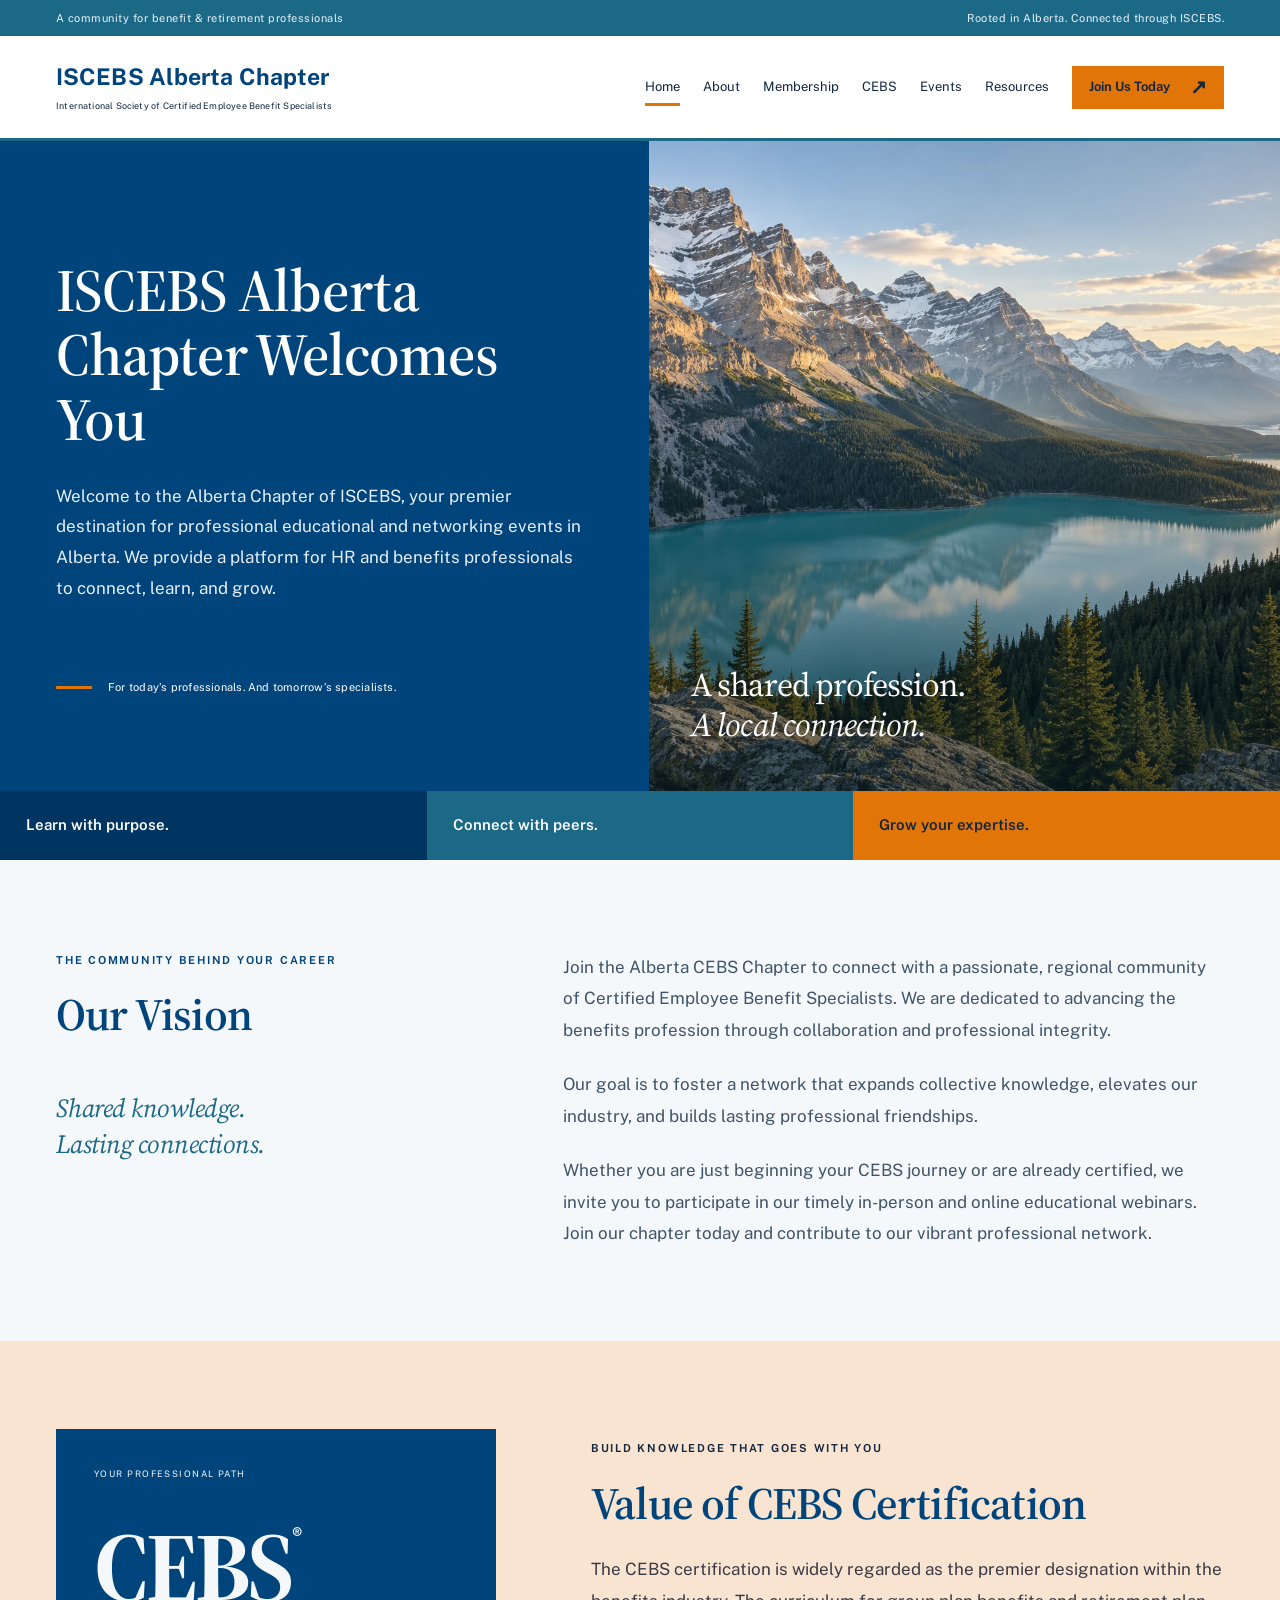
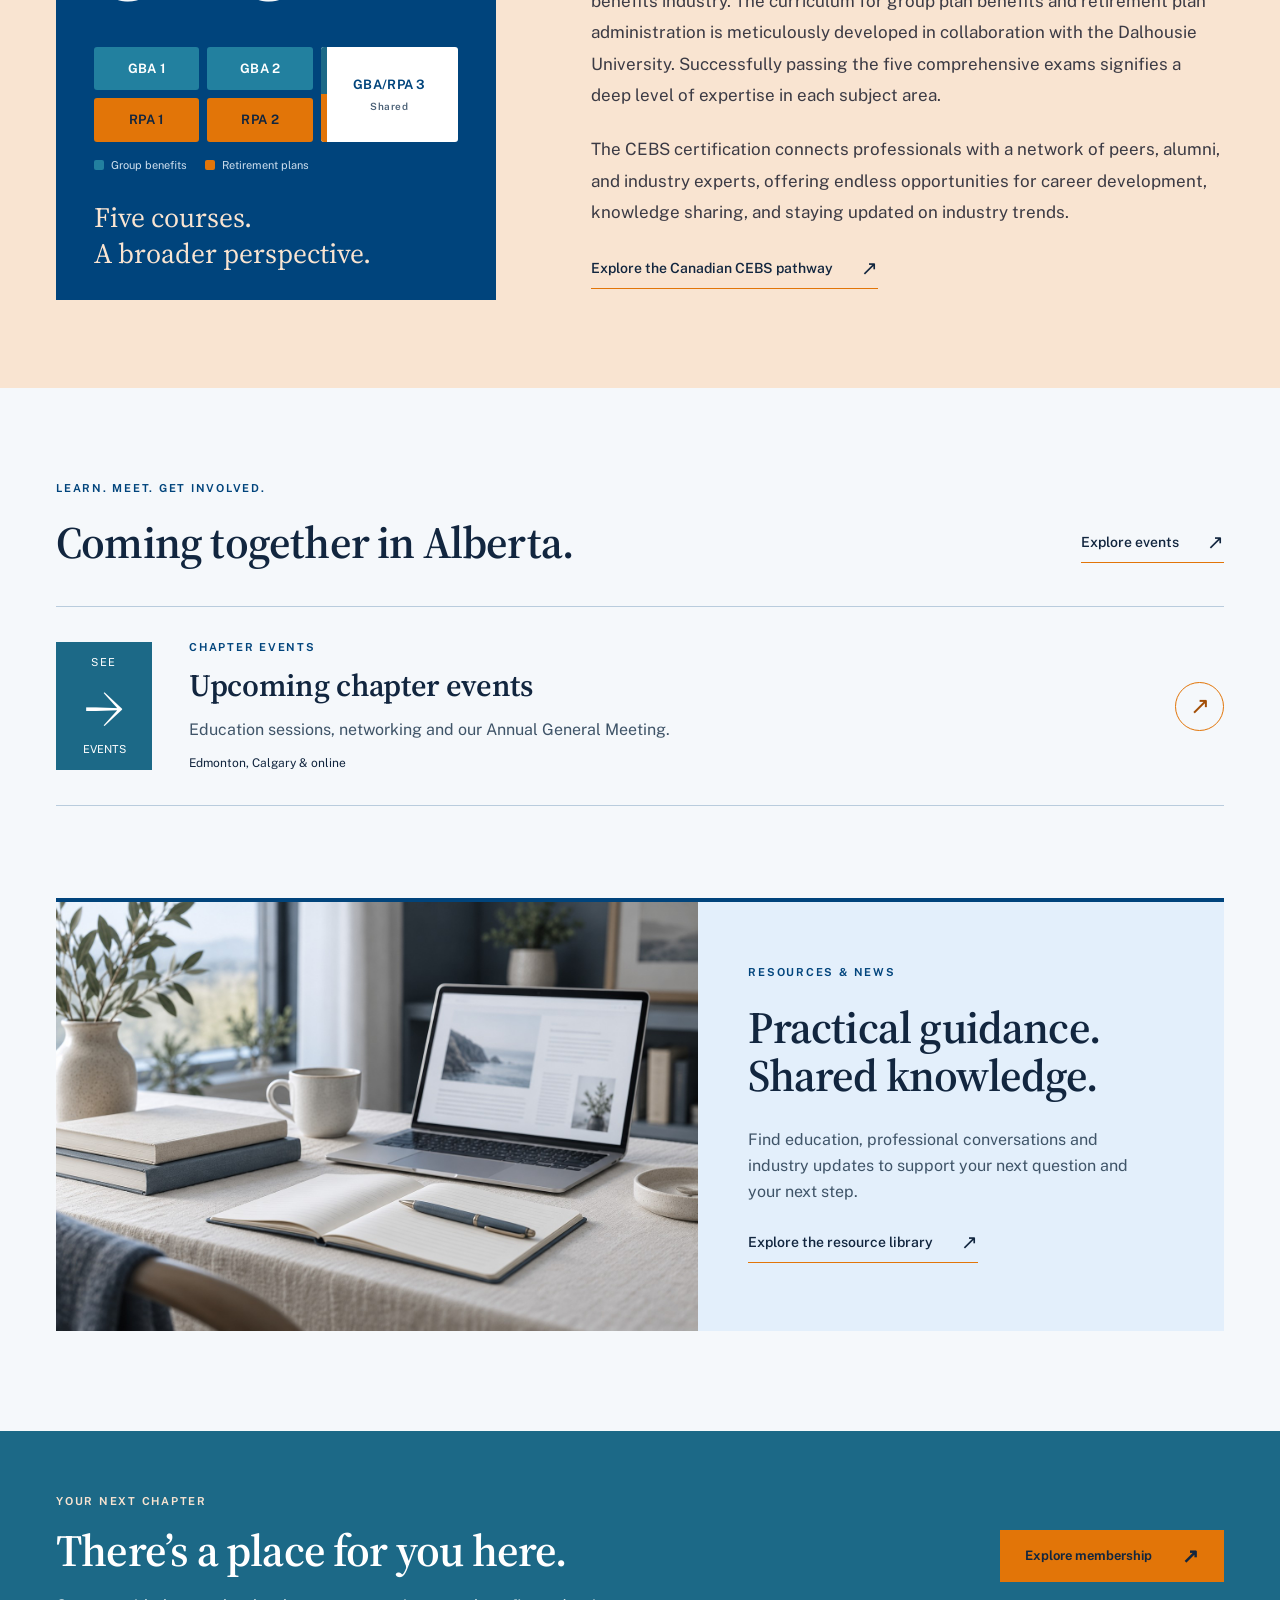
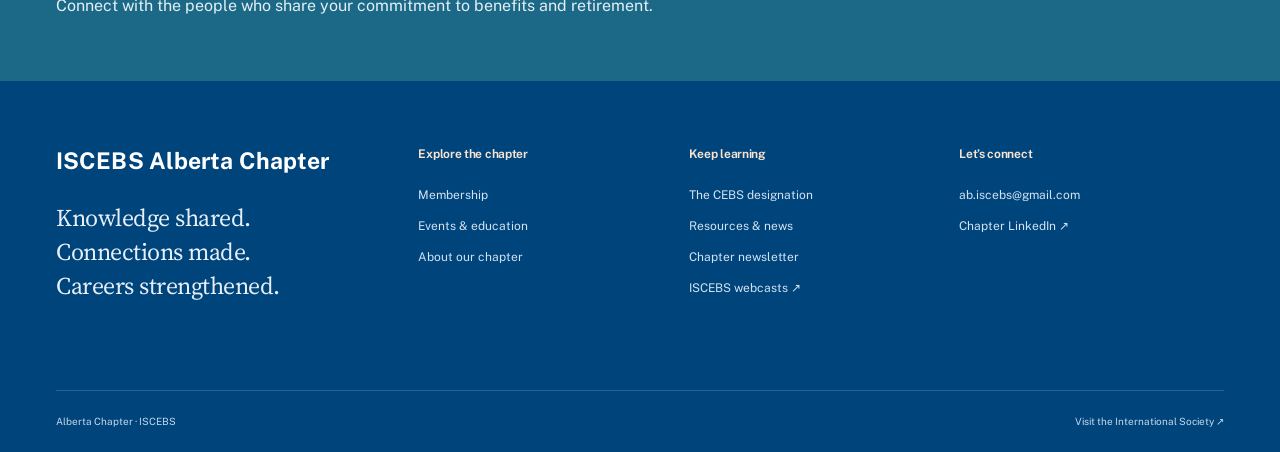
<file: index.html>
<!doctype html><html lang="en-CA"><head><meta charset="UTF-8"><meta name="viewport" content="width=device-width,initial-scale=1"><meta name="description" content="The Alberta Chapter of ISCEBS connects employee benefit and retirement professionals across Alberta through CEBS education, events and networking."><meta property="og:type" content="website"><meta property="og:site_name" content="Alberta Chapter of ISCEBS"><meta property="og:title" content="ISCEBS Alberta Chapter | Employee Benefit &amp; Retirement Education"><meta property="og:description" content="The Alberta Chapter of ISCEBS connects employee benefit and retirement professionals across Alberta through CEBS education, events and networking."><meta property="og:url" content="https://abiscebs.com/"><meta property="og:image" content="https://abiscebs.com/assets/share.jpg"><meta property="og:image:width" content="1200"><meta property="og:image:height" content="630"><meta property="og:image:alt" content="ISCEBS Alberta Chapter – Knowledge shared. Connections made."><meta property="og:locale" content="en_CA"><meta name="twitter:card" content="summary_large_image"><meta name="theme-color" content="#142f40"><title>ISCEBS Alberta Chapter | Employee Benefit &amp; Retirement Education</title><link rel="icon" href="assets/favicon.svg" type="image/svg+xml"><link rel="stylesheet" href="assets/style.css"><link rel="preconnect" href="https://fonts.googleapis.com"><link rel="preconnect" href="https://fonts.gstatic.com" crossorigin><link rel="stylesheet" href="https://fonts.googleapis.com/css2?family=Public+Sans:wght@400;500;600;700&family=Source+Serif+4:opsz,wght@8..60,500;8..60,600;8..60,700&display=swap"><link rel="stylesheet" href="assets/vibrant.css"><script src="assets/site.js" defer></script><script src="assets/wix-config.js" defer></script><script src="assets/wix-client.js?v=2" defer></script><script src="assets/wix-home-event.js" defer></script><script type="application/ld+json">{"@context": "https://schema.org", "@graph": [{"@type": "Organization", "@id": "https://abiscebs.com/#organization", "name": "Alberta Chapter of ISCEBS", "alternateName": ["ISCEBS Alberta", "ISCEBS Alberta Chapter", "Alberta Chapter of the International Society of Certified Employee Benefit Specialists"], "url": "https://abiscebs.com/", "logo": "https://abiscebs.com/assets/logo.png", "image": "https://abiscebs.com/assets/share.jpg", "email": "ab.iscebs@gmail.com", "description": "The Alberta Chapter of the International Society of Certified Employee Benefit Specialists (ISCEBS): education, networking and the CEBS designation for benefits and retirement professionals in Alberta.", "areaServed": {"@type": "AdministrativeArea", "name": "Alberta, Canada"}, "sameAs": ["https://www.linkedin.com/company/94094639/"], "parentOrganization": {"@type": "Organization", "name": "International Society of Certified Employee Benefit Specialists", "alternateName": "ISCEBS", "url": "https://www.iscebs.org/"}}, {"@type": "WebSite", "@id": "https://abiscebs.com/#website", "url": "https://abiscebs.com/", "name": "Alberta Chapter of ISCEBS", "publisher": {"@id": "https://abiscebs.com/#organization"}, "inLanguage": "en-CA"}]}</script></head><body class="vibrant"><a class="skip-link" href="#main">Skip to content</a><div class="topline"><div class="wrap">A community for benefit & retirement professionals<span>Rooted in Alberta. Connected through ISCEBS.</span></div></div><header><div class="wrap header-inner"><a class="wordmark" href="index.html" aria-label="Alberta Chapter of ISCEBS home"><strong>ISCEBS Alberta Chapter</strong><small>International Society of Certified Employee Benefit Specialists</small></a><button class="menu-toggle" aria-controls="site-nav" aria-expanded="false">Menu <span aria-hidden="true">☰</span></button><nav id="site-nav" aria-label="Main navigation"><a href="index.html" aria-current="page">Home</a><a href="about.html">About</a><a href="membership.html">Membership</a><a href="cebs.html">CEBS</a><a href="events.html">Events</a><a href="resources.html">Resources</a><a class="button nav-join" data-site-link="membership" href="https://www.iscebs.org/membership/join-renew" target="_blank" rel="noopener noreferrer">Join Us Today<span aria-hidden="true">↗</span></a></nav></div></header><main id="main"><section class="hero"><div class="hero-copy"><h1>ISCEBS Alberta Chapter Welcomes You</h1><p>Welcome to the Alberta Chapter of ISCEBS, your premier destination for professional educational and networking events in Alberta. We provide a platform for HR and benefits professionals to connect, learn, and grow.</p><div class="hero-note"><span class="short-rule"></span>For today’s professionals. And tomorrow’s specialists.</div></div><div class="hero-photo"><img src="assets/alberta.webp" alt="An alpine lake surrounded by Alberta’s Rocky Mountains" fetchpriority="high"><div class="photo-caption">A shared profession.<br><em>A local connection.</em></div></div></section>
<div class="chapter-strip wrap"><span>Learn with purpose.</span><span>Connect with peers.</span><span>Grow your expertise.</span></div>
<section class="wrap section vision-grid"><div><div class="eyebrow">THE COMMUNITY BEHIND YOUR CAREER</div><h2>Our Vision</h2><div class="margin-note">Shared knowledge.<br>Lasting connections.</div></div><div class="prose"><p>Join the Alberta CEBS Chapter to connect with a passionate, regional community of Certified Employee Benefit Specialists. We are dedicated to advancing the benefits profession through collaboration and professional integrity.</p><p>Our goal is to foster a network that expands collective knowledge, elevates our industry, and builds lasting professional friendships.</p><p>Whether you are just beginning your CEBS journey or are already certified, we invite you to participate in our timely in-person and online educational webinars. Join our chapter today and contribute to our vibrant professional network.</p></div></section>
<section class="credential-section"><div class="wrap credential-grid"><div class="credential-art" aria-hidden="true"><span>YOUR PROFESSIONAL PATH</span><div class="big-cebs">CEBS<span>®</span></div><div class="cebs-map"><span class="chip gba">GBA 1</span><span class="chip gba">GBA 2</span><span class="chip shared">GBA/RPA 3<small>Shared</small></span><span class="chip rpa">RPA 1</span><span class="chip rpa">RPA 2</span><div class="cebs-key"><span class="k-gba">Group benefits</span><span class="k-rpa">Retirement plans</span></div></div><div class="credential-bottom">Five courses.<br>A broader perspective.</div></div><div><div class="eyebrow">BUILD KNOWLEDGE THAT GOES WITH YOU</div><h2>Value of CEBS Certification</h2><div class="prose"><p>The CEBS certification is widely regarded as the premier designation within the benefits industry. The curriculum for group plan benefits and retirement plan administration is meticulously developed in collaboration with the Dalhousie University. Successfully passing the five comprehensive exams signifies a deep level of expertise in each subject area.</p><p>The CEBS certification connects professionals with a network of peers, alumni, and industry experts, offering endless opportunities for career development, knowledge sharing, and staying updated on industry trends.</p></div><a class="text-link" href="cebs.html">Explore the Canadian CEBS pathway<span aria-hidden="true">↗</span></a></div></div></section>
<section class="wrap section"><div class="section-top"><div><div class="eyebrow">LEARN. MEET. GET INVOLVED.</div><h2>Coming together in Alberta.</h2></div><a class="text-link" href="events.html">Explore events<span aria-hidden="true">↗</span></a></div><a class="event-feature" href="events.html" data-wix-home-event><div class="event-date"><span>SEE</span><strong>→</strong><small>EVENTS</small></div><div class="event-info"><div class="eyebrow">CHAPTER EVENTS</div><h3>Upcoming chapter events</h3><p>Education sessions, networking and our Annual General Meeting.</p><div class="event-meta">Edmonton, Calgary & online</div></div><span class="round-arrow" aria-hidden="true">↗</span></a></section>
<section class="resource-feature wrap"><div class="resource-photo"><img src="assets/resources-desk.jpg" alt="A quiet desk with a laptop, books and a ceramic cup" loading="lazy"></div><div class="resource-copy"><div class="eyebrow">RESOURCES & NEWS</div><h2>Practical guidance.<br>Shared knowledge.</h2><p>Find education, professional conversations and industry updates to support your next question and your next step.</p><a class="text-link" href="resources.html">Explore the resource library<span aria-hidden="true">↗</span></a></div></section><section class="join-band"><div class="wrap join-inner"><div><div class="eyebrow">YOUR NEXT CHAPTER</div><h2>There’s a place for you here.</h2><p>Connect with the people who share your commitment to benefits and retirement.</p></div><a class="button light" href="membership.html">Explore membership<span aria-hidden="true">↗</span></a></div></section></main><footer><div class="wrap footer-main"><div class="footer-brand"><a class="wordmark" href="index.html"><strong>ISCEBS Alberta Chapter</strong></a><p>Knowledge shared.<br>Connections made.<br>Careers strengthened.</p></div><div><h3>Explore the chapter</h3><a href="membership.html">Membership</a><a href="events.html">Events & education</a><a href="about.html">About our chapter</a></div><div><h3>Keep learning</h3><a href="cebs.html">The CEBS designation</a><a href="resources.html">Resources & news</a><a href="newsletter.html">Chapter newsletter</a><a data-site-link="iscebsWebcasts" href="https://www.iscebs.org/home/education---resources/webcasts" target="_blank" rel="noopener noreferrer">ISCEBS webcasts ↗</a></div><div><h3>Let’s connect</h3><a data-site-email="address" href="mailto:ab.iscebs@gmail.com">ab.iscebs@gmail.com</a><a data-site-link="chapterLinkedIn" href="https://www.linkedin.com/company/94094639/" target="_blank" rel="noopener noreferrer">Chapter LinkedIn ↗</a></div></div><div class="wrap footer-bottom"><span>Alberta Chapter · ISCEBS</span><a data-site-link="iscebsWebsite" href="https://www.iscebs.org/" target="_blank" rel="noopener noreferrer">Visit the International Society ↗</a></div></footer></body></html>
</file>
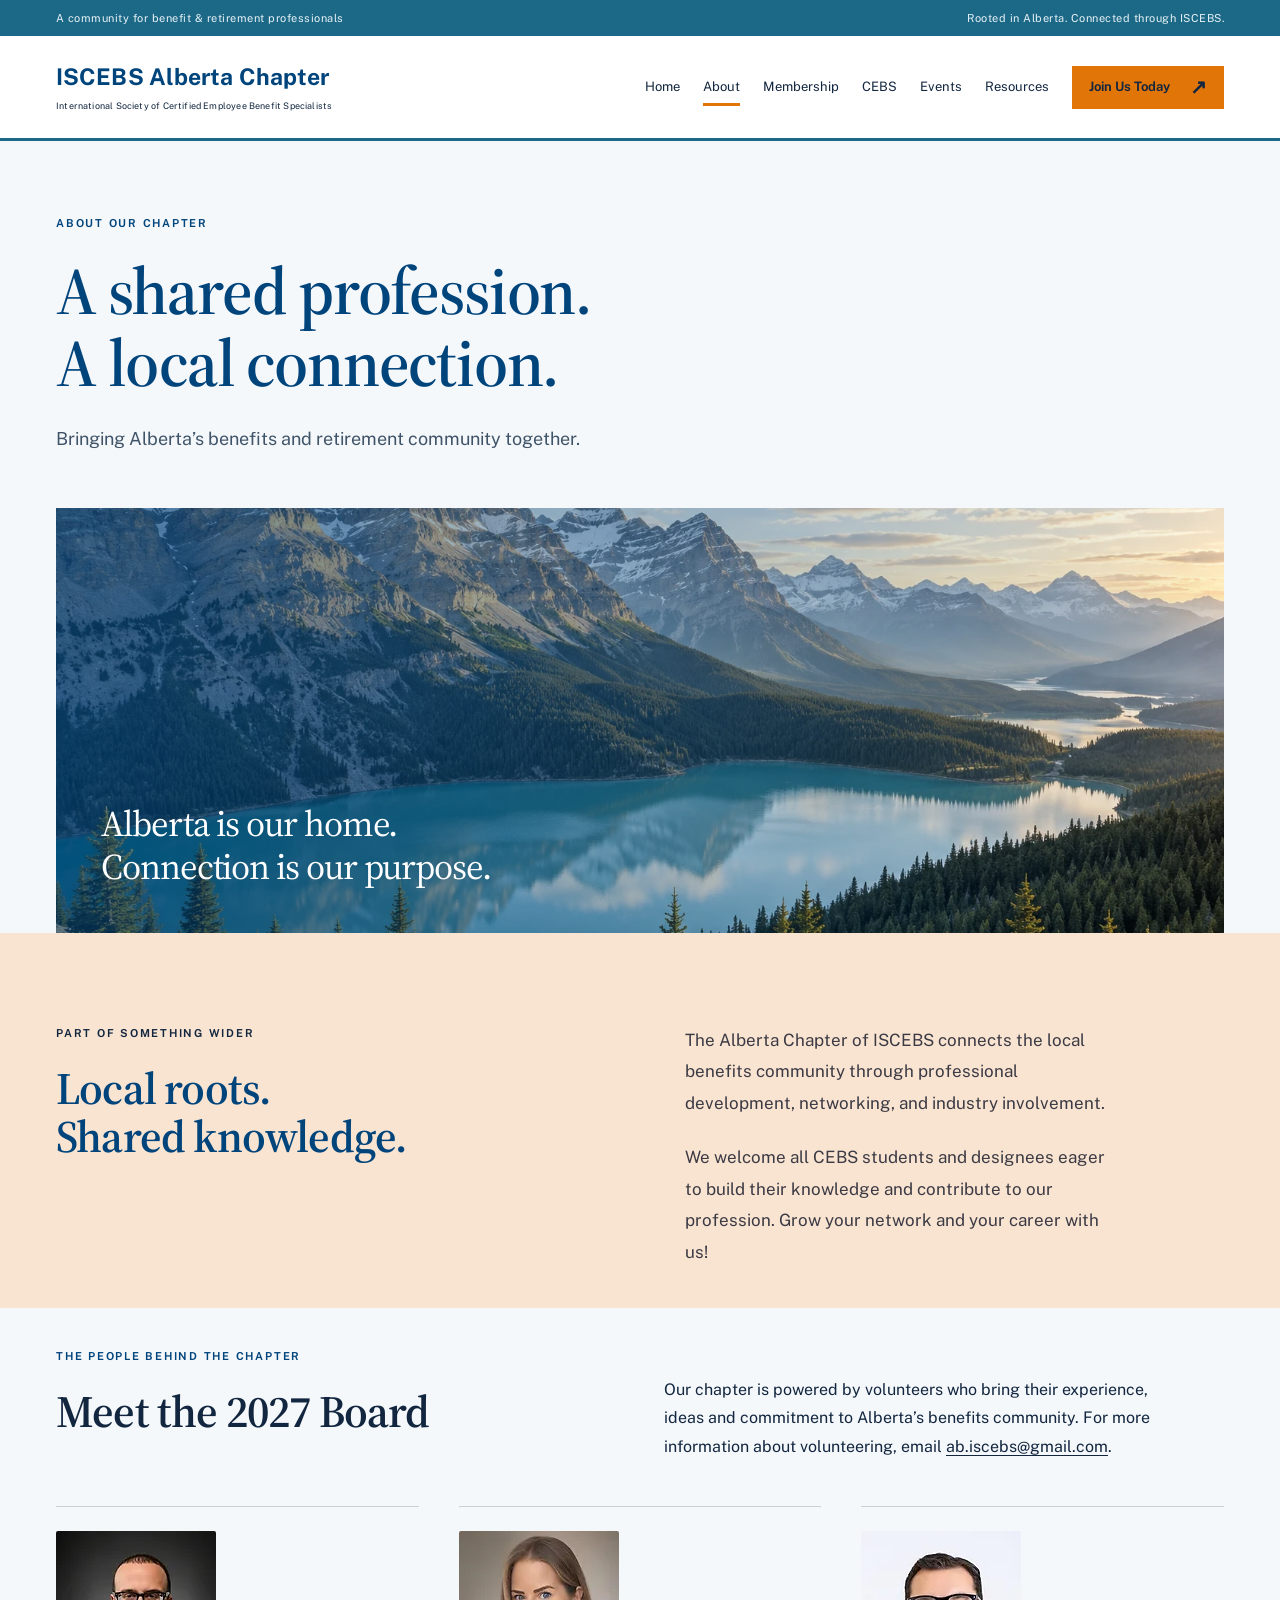
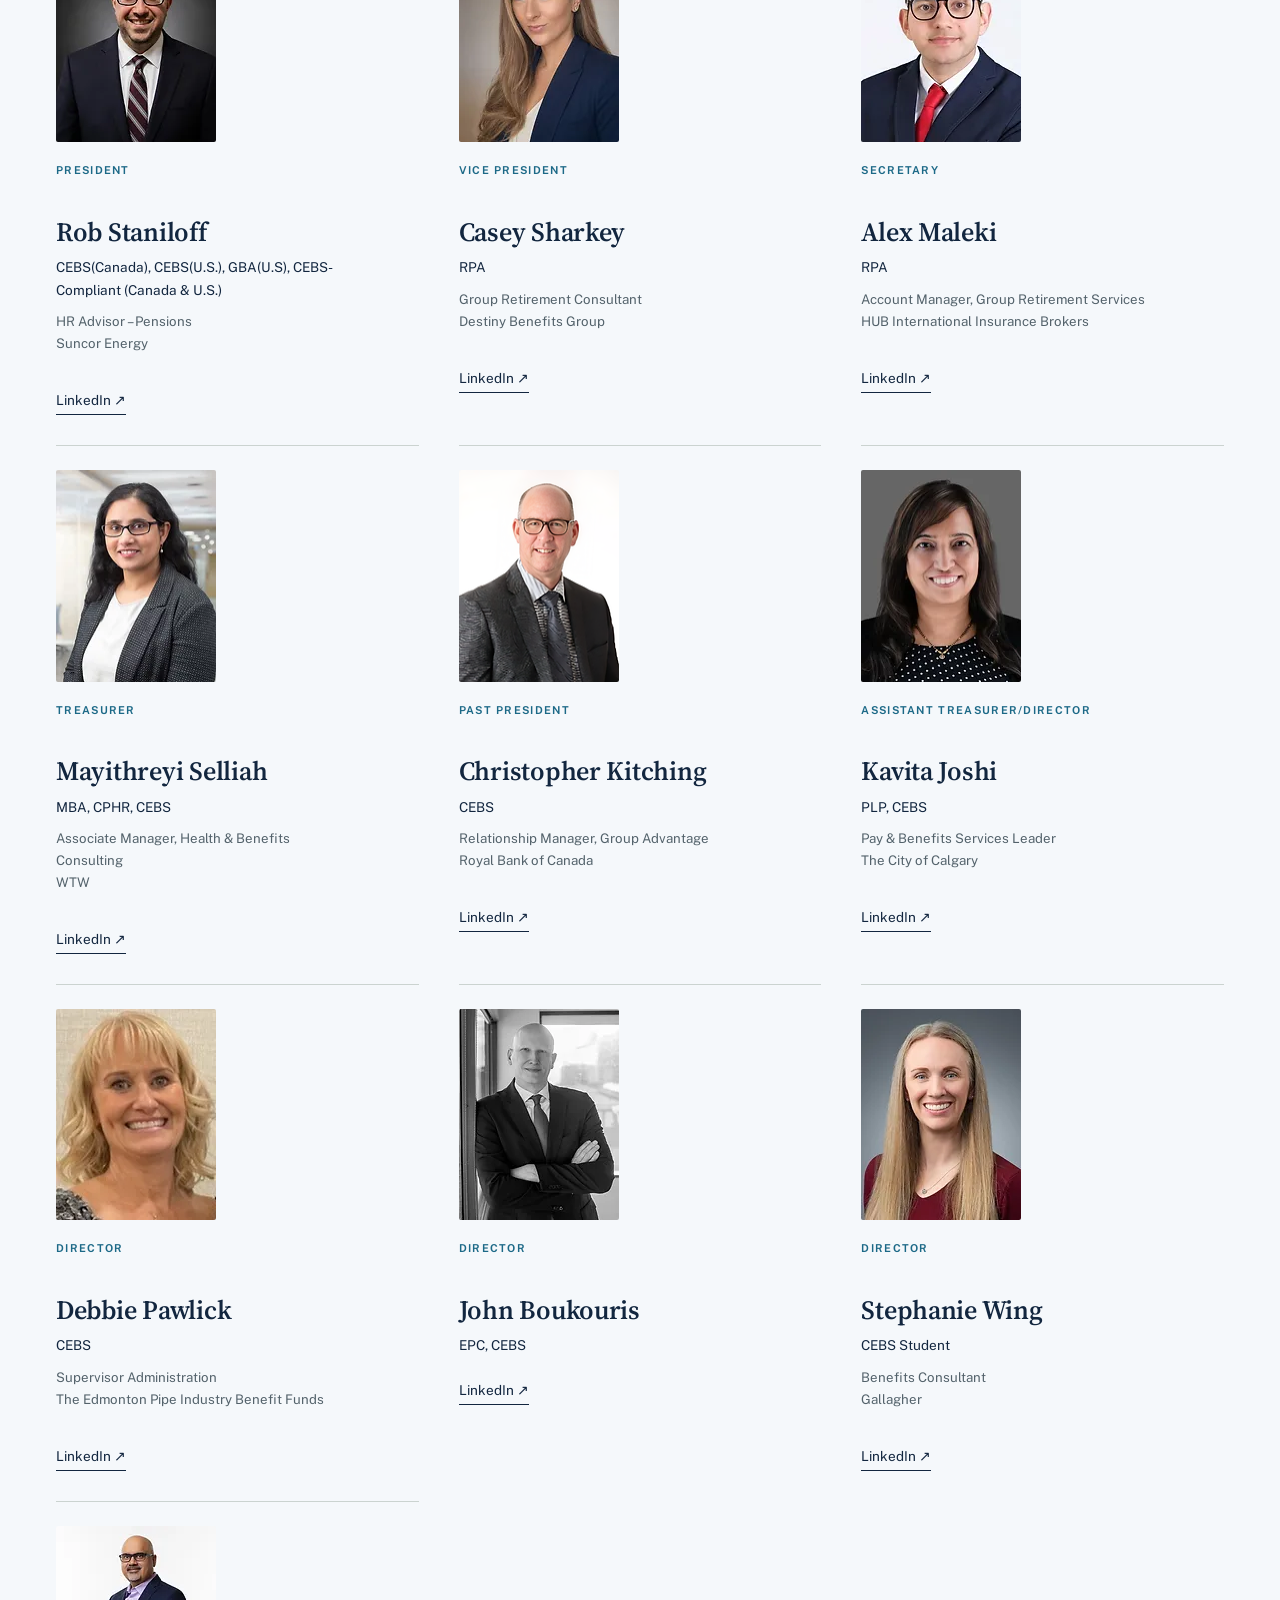
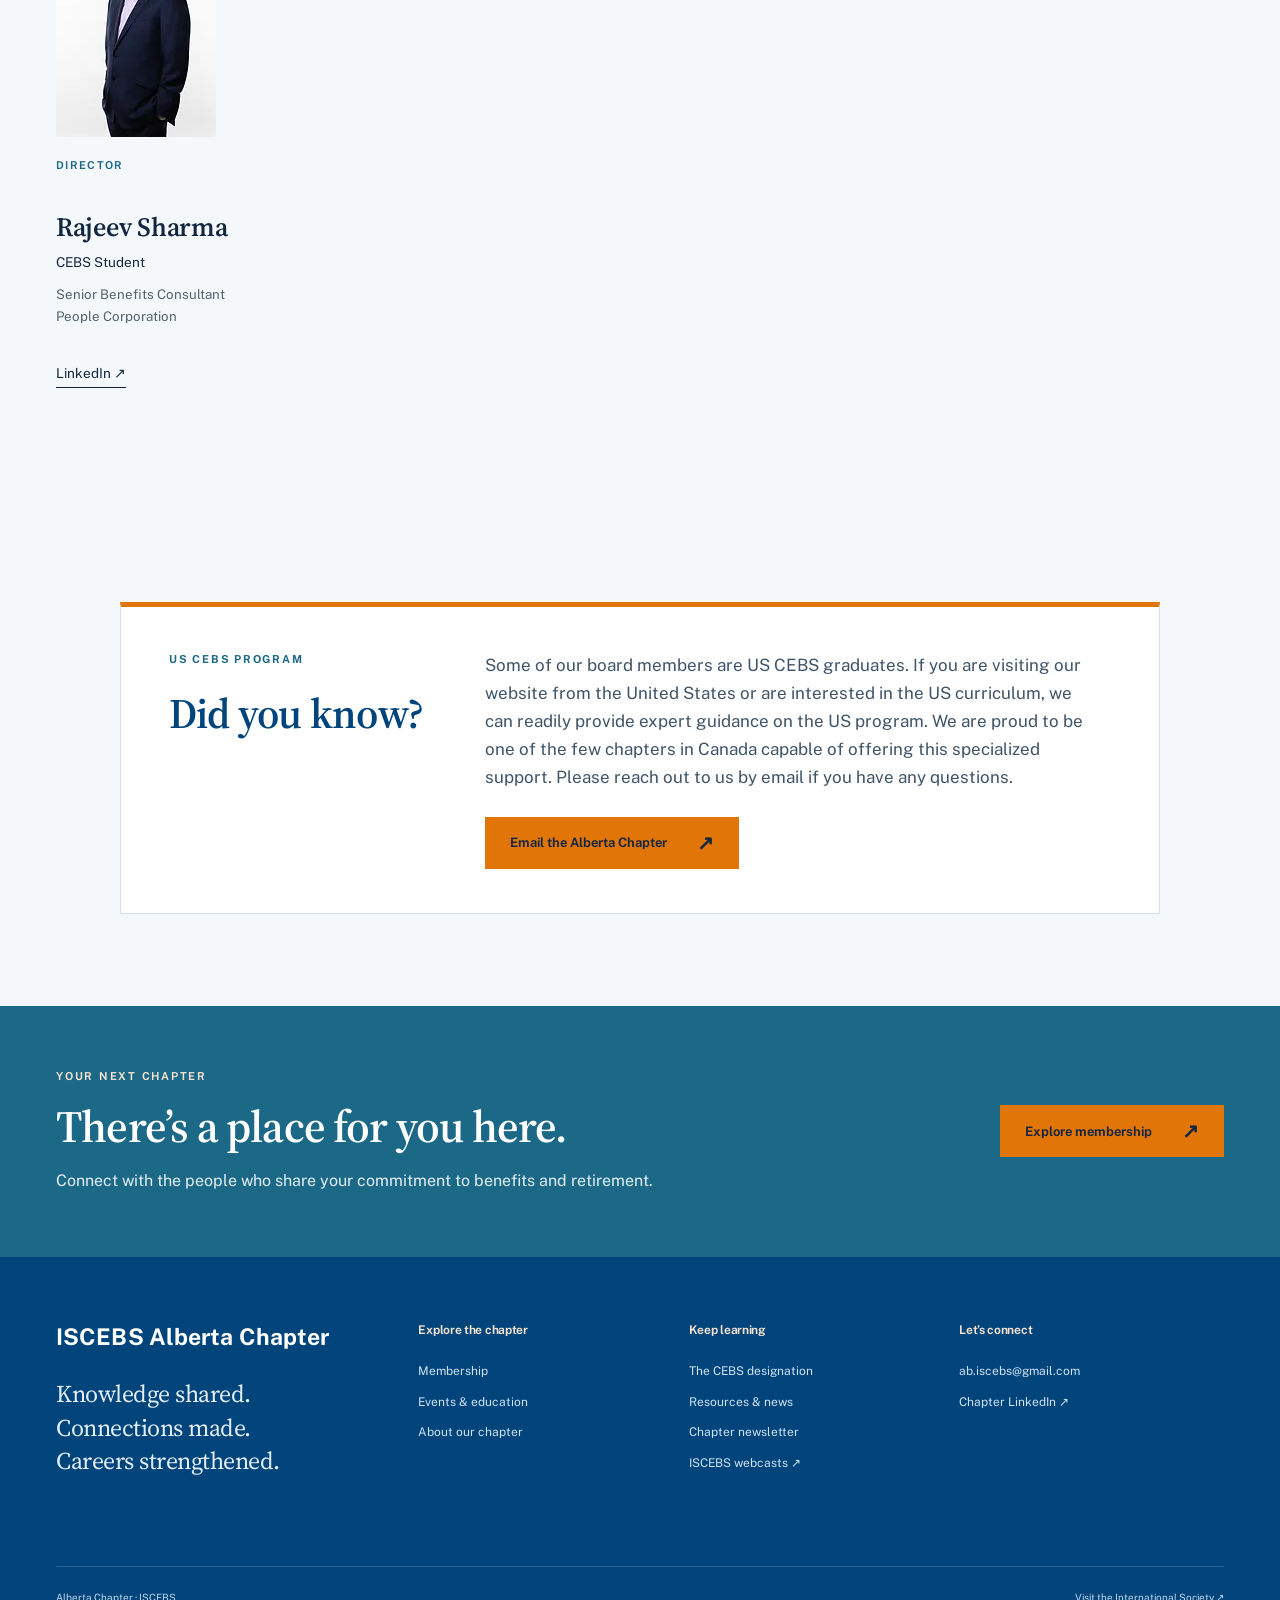
<file: about.html>
<!doctype html><html lang="en-CA"><head><meta charset="UTF-8"><meta name="viewport" content="width=device-width,initial-scale=1"><meta name="description" content="Meet the Alberta Chapter of ISCEBS: a community for professional learning, collaboration and lasting connections."><meta property="og:type" content="website"><meta property="og:site_name" content="Alberta Chapter of ISCEBS"><meta property="og:title" content="About the Chapter | Alberta Chapter of ISCEBS"><meta property="og:description" content="Meet the Alberta Chapter of ISCEBS: a community for professional learning, collaboration and lasting connections."><meta property="og:url" content="https://abiscebs.com/about.html"><meta property="og:image" content="https://abiscebs.com/assets/share.jpg"><meta property="og:image:width" content="1200"><meta property="og:image:height" content="630"><meta property="og:image:alt" content="ISCEBS Alberta Chapter – Knowledge shared. Connections made."><meta property="og:locale" content="en_CA"><meta name="twitter:card" content="summary_large_image"><meta name="theme-color" content="#142f40"><title>About the Chapter | Alberta Chapter of ISCEBS</title><link rel="icon" href="assets/favicon.svg" type="image/svg+xml"><link rel="preload" href="assets/fonts/source-serif-4-600-latin.woff2" as="font" type="font/woff2" crossorigin><style>@font-face{font-family:'Source Serif 4';src:url('assets/fonts/source-serif-4-600-latin.woff2') format('woff2');font-style:normal;font-weight:600;font-display:optional}</style><link rel="stylesheet" href="assets/style.css"><link rel="preconnect" href="https://www.wixapis.com" crossorigin><link rel="preconnect" href="https://static.wixstatic.com"><link rel="preconnect" href="https://fonts.googleapis.com"><link rel="preconnect" href="https://fonts.gstatic.com" crossorigin><link rel="stylesheet" href="https://fonts.googleapis.com/css2?family=Public+Sans:wght@400;500;600;700&family=Source+Serif+4:opsz,wght@8..60,500;8..60,700&display=swap"><link rel="stylesheet" href="assets/vibrant.css"><script src="assets/site.js" defer></script><script src="assets/wix-config.js" defer></script><script src="assets/wix-client.js?v=2" defer></script><script src="assets/wix-board-render.js" defer></script><script src="assets/wix-board.js" defer></script></head><body class="vibrant"><a class="skip-link" href="#main">Skip to content</a><div class="topline"><div class="wrap">A community for benefit & retirement professionals<span>Rooted in Alberta. Connected through ISCEBS.</span></div></div><header><div class="wrap header-inner"><a class="wordmark" href="index.html" aria-label="Alberta Chapter of ISCEBS home"><strong>ISCEBS Alberta Chapter</strong><small>International Society of Certified Employee Benefit Specialists</small></a><button class="menu-toggle" aria-controls="site-nav" aria-expanded="false">Menu <span aria-hidden="true">☰</span></button><nav id="site-nav" aria-label="Main navigation"><a href="index.html">Home</a><a href="about.html" aria-current="page">About</a><a href="membership.html">Membership</a><a href="cebs.html">CEBS</a><a href="events.html">Events</a><a href="resources.html">Resources</a><a class="button nav-join" data-site-link="membership" href="https://www.iscebs.org/membership/join-renew" target="_blank" rel="noopener noreferrer">Join Us Today<span aria-hidden="true">↗</span></a></nav></div></header><main id="main"><section class="page-intro wrap"><div class="eyebrow">ABOUT OUR CHAPTER</div><h1>A shared profession.<br>A local connection.</h1><p class="intro-text">Bringing Alberta’s benefits and retirement community together.</p></section><section class="wrap about-image"><img src="assets/alberta.webp" alt="Morning light across a mountain lake in Alberta"><div class="image-label">Alberta is our home.<br>Connection is our purpose.</div></section><section class="soft-section chapter-context"><div class="wrap section split"><div><div class="eyebrow">PART OF SOMETHING WIDER</div><h2>Local roots.<br>Shared knowledge.</h2></div><div class="prose"><p>The Alberta Chapter of ISCEBS connects the local benefits community through professional development, networking, and industry involvement.</p><p>We welcome all CEBS students and designees eager to build their knowledge and contribute to our profession. Grow your network and your career with us!</p></div></div></section><section class="wrap section" id="board" aria-labelledby="board-heading"><div class="board-intro"><div><div class="eyebrow">THE PEOPLE BEHIND THE CHAPTER</div><h2 id="board-heading">Meet the 2027 Board</h2></div><p>Our chapter is powered by volunteers who bring their experience, ideas and commitment to Alberta’s benefits community. For more information about volunteering, email <a data-site-email="address" href="mailto:ab.iscebs@gmail.com" style="text-decoration:underline;text-underline-offset:3px">ab.iscebs@gmail.com</a>.</p></div><div class="board-grid" data-wix-board data-sig="[[&quot;Rob Staniloff&quot;,&quot;President&quot;,&quot;CEBS(Canada), CEBS(U.S.), GBA(U.S), CEBS-Compliant (Canada &amp; U.S.)&quot;,[&quot;HR Advisor – Pensions&quot;,&quot;Suncor Energy&quot;],&quot;https://www.linkedin.com/in/rob-staniloff-cebs-canada-cebs-u-s-gba-u-s-cebs-compliant-canada-and-u-s-%F0%9F%87%A8%F0%9F%87%A6-%F0%9F%87%BA%F0%9F%87%B8-157169285/&quot;,&quot;84a238_a9348261e05d4da69602eb477f294fc3~mv2.png&quot;],[&quot;Casey Sharkey&quot;,&quot;Vice President&quot;,&quot;RPA&quot;,[&quot;Group Retirement Consultant&quot;,&quot;Destiny Benefits Group&quot;],&quot;https://www.linkedin.com/in/caseysharkeyandco/&quot;,&quot;84a238_0957054c3d2c4576b18ec2c161c9cdc5~mv2.jpg&quot;],[&quot;Alex Maleki&quot;,&quot;Secretary&quot;,&quot;RPA&quot;,[&quot;Account Manager, Group Retirement Services&quot;,&quot;HUB International Insurance Brokers&quot;],&quot;https://www.linkedin.com/in/amalekii/&quot;,&quot;84a238_a7ec0f815d4545d58c07c4516380d57a~mv2.jpg&quot;],[&quot;Mayithreyi Selliah&quot;,&quot;Treasurer&quot;,&quot;MBA, CPHR, CEBS&quot;,[&quot;Associate Manager, Health &amp; Benefits Consulting&quot;,&quot;WTW&quot;],&quot;https://www.linkedin.com/in/mayithreyi/&quot;,&quot;84a238_ee095d0587944ea3907070b97a7fbdaa~mv2.jpg&quot;],[&quot;Christopher Kitching&quot;,&quot;Past President&quot;,&quot;CEBS&quot;,[&quot;Relationship Manager, Group Advantage&quot;,&quot;Royal Bank of Canada&quot;],&quot;https://www.linkedin.com/in/chriskitching/&quot;,&quot;84a238_5683d32ed312434489340059499df12e~mv2.png&quot;],[&quot;Kavita Joshi&quot;,&quot;Assistant Treasurer/Director&quot;,&quot;PLP, CEBS&quot;,[&quot;Pay &amp; Benefits Services Leader&quot;,&quot;The City of Calgary&quot;],&quot;https://www.linkedin.com/in/kavita-joshi-plp-cebs-ab603215/&quot;,&quot;84a238_cfb8e0cf96c849339412addff628ca47~mv2.jpeg&quot;],[&quot;Debbie Pawlick&quot;,&quot;Director&quot;,&quot;CEBS&quot;,[&quot;Supervisor Administration&quot;,&quot;The Edmonton Pipe Industry Benefit Funds&quot;],&quot;https://www.linkedin.com/in/debbie-pawlick-370826a8/&quot;,&quot;84a238_e9a914c26c8e4248904f07941ce4fb6c~mv2.jpg&quot;],[&quot;John Boukouris&quot;,&quot;Director&quot;,&quot;EPC, CEBS&quot;,[],&quot;https://www.linkedin.com/in/john-boukouris-epc-cebs-69357921/&quot;,&quot;84a238_6fb41ba4d1ff4c3b9890b7a5f42e8471~mv2.jpg&quot;],[&quot;Stephanie Wing&quot;,&quot;Director&quot;,&quot;CEBS Student&quot;,[&quot;Benefits Consultant&quot;,&quot;Gallagher&quot;],&quot;https://www.linkedin.com/in/wingstephanie/&quot;,&quot;84a238_85fd1f2f7c9a4265aa0ac5c07bda6bcc~mv2.jpg&quot;],[&quot;Rajeev Sharma&quot;,&quot;Director&quot;,&quot;CEBS Student&quot;,[&quot;Senior Benefits Consultant&quot;,&quot;People Corporation&quot;],&quot;https://www.linkedin.com/in/rajeev-sharma-60226117/&quot;,&quot;84a238_15d238d1a53e4b77b01e40e713583b90~mv2.jpg&quot;]]"><article class="board-member"><img class="board-portrait" src="assets/board/01a4395ecc42-320.webp" srcset="assets/board/01a4395ecc42-160.webp 1x, assets/board/01a4395ecc42-320.webp 2x" data-photo-key="84a238_a9348261e05d4da69602eb477f294fc3~mv2.png" data-local="1" alt="Rob Staniloff" width="372" height="491" loading="lazy" decoding="async" onerror="if(this.dataset.original&&this.src!==this.dataset.original){this.removeAttribute('srcset');this.src=this.dataset.original;this.dataset.original=''}else{this.remove()}"><div class="eyebrow">President</div><h3>Rob Staniloff</h3><p class="board-credentials">CEBS(Canada), CEBS(U.S.), GBA(U.S), CEBS-Compliant (Canada &amp; U.S.)</p><p class="board-work">HR Advisor – Pensions<br>Suncor Energy</p><a class="board-link" href="https://www.linkedin.com/in/rob-staniloff-cebs-canada-cebs-u-s-gba-u-s-cebs-compliant-canada-and-u-s-%F0%9F%87%A8%F0%9F%87%A6-%F0%9F%87%BA%F0%9F%87%B8-157169285/" target="_blank" rel="noopener noreferrer" aria-label="Rob Staniloff on LinkedIn">LinkedIn <span aria-hidden="true">↗</span></a></article><article class="board-member"><img class="board-portrait" src="assets/board/d521bad43f9a-320.webp" srcset="assets/board/d521bad43f9a-160.webp 1x, assets/board/d521bad43f9a-320.webp 2x" data-photo-key="84a238_0957054c3d2c4576b18ec2c161c9cdc5~mv2.jpg" data-local="1" alt="Casey Sharkey" width="372" height="491" loading="lazy" decoding="async" onerror="if(this.dataset.original&&this.src!==this.dataset.original){this.removeAttribute('srcset');this.src=this.dataset.original;this.dataset.original=''}else{this.remove()}"><div class="eyebrow">Vice President</div><h3>Casey Sharkey</h3><p class="board-credentials">RPA</p><p class="board-work">Group Retirement Consultant<br>Destiny Benefits Group</p><a class="board-link" href="https://www.linkedin.com/in/caseysharkeyandco/" target="_blank" rel="noopener noreferrer" aria-label="Casey Sharkey on LinkedIn">LinkedIn <span aria-hidden="true">↗</span></a></article><article class="board-member"><img class="board-portrait" src="assets/board/459de51b90bf-320.webp" srcset="assets/board/459de51b90bf-160.webp 1x, assets/board/459de51b90bf-320.webp 2x" data-photo-key="84a238_a7ec0f815d4545d58c07c4516380d57a~mv2.jpg" data-local="1" alt="Alex Maleki" width="372" height="491" loading="lazy" decoding="async" onerror="if(this.dataset.original&&this.src!==this.dataset.original){this.removeAttribute('srcset');this.src=this.dataset.original;this.dataset.original=''}else{this.remove()}"><div class="eyebrow">Secretary</div><h3>Alex Maleki</h3><p class="board-credentials">RPA</p><p class="board-work">Account Manager, Group Retirement Services<br>HUB International Insurance Brokers</p><a class="board-link" href="https://www.linkedin.com/in/amalekii/" target="_blank" rel="noopener noreferrer" aria-label="Alex Maleki on LinkedIn">LinkedIn <span aria-hidden="true">↗</span></a></article><article class="board-member"><img class="board-portrait" src="assets/board/87eebf648068-320.webp" srcset="assets/board/87eebf648068-160.webp 1x, assets/board/87eebf648068-320.webp 2x" data-photo-key="84a238_ee095d0587944ea3907070b97a7fbdaa~mv2.jpg" data-local="1" alt="Mayithreyi Selliah" width="372" height="491" loading="lazy" decoding="async" onerror="if(this.dataset.original&&this.src!==this.dataset.original){this.removeAttribute('srcset');this.src=this.dataset.original;this.dataset.original=''}else{this.remove()}"><div class="eyebrow">Treasurer</div><h3>Mayithreyi Selliah</h3><p class="board-credentials">MBA, CPHR, CEBS</p><p class="board-work">Associate Manager, Health &amp; Benefits Consulting<br>WTW</p><a class="board-link" href="https://www.linkedin.com/in/mayithreyi/" target="_blank" rel="noopener noreferrer" aria-label="Mayithreyi Selliah on LinkedIn">LinkedIn <span aria-hidden="true">↗</span></a></article><article class="board-member"><img class="board-portrait" src="assets/board/29445f281d50-320.webp" srcset="assets/board/29445f281d50-160.webp 1x, assets/board/29445f281d50-320.webp 2x" data-photo-key="84a238_5683d32ed312434489340059499df12e~mv2.png" data-local="1" alt="Christopher Kitching" width="372" height="491" loading="lazy" decoding="async" onerror="if(this.dataset.original&&this.src!==this.dataset.original){this.removeAttribute('srcset');this.src=this.dataset.original;this.dataset.original=''}else{this.remove()}"><div class="eyebrow">Past President</div><h3>Christopher Kitching</h3><p class="board-credentials">CEBS</p><p class="board-work">Relationship Manager, Group Advantage<br>Royal Bank of Canada</p><a class="board-link" href="https://www.linkedin.com/in/chriskitching/" target="_blank" rel="noopener noreferrer" aria-label="Christopher Kitching on LinkedIn">LinkedIn <span aria-hidden="true">↗</span></a></article><article class="board-member"><img class="board-portrait" src="assets/board/d89c8d7d8212-320.webp" srcset="assets/board/d89c8d7d8212-160.webp 1x, assets/board/d89c8d7d8212-320.webp 2x" data-photo-key="84a238_cfb8e0cf96c849339412addff628ca47~mv2.jpeg" data-local="1" alt="Kavita Joshi" width="372" height="491" loading="lazy" decoding="async" onerror="if(this.dataset.original&&this.src!==this.dataset.original){this.removeAttribute('srcset');this.src=this.dataset.original;this.dataset.original=''}else{this.remove()}"><div class="eyebrow">Assistant Treasurer/Director</div><h3>Kavita Joshi</h3><p class="board-credentials">PLP, CEBS</p><p class="board-work">Pay &amp; Benefits Services Leader<br>The City of Calgary</p><a class="board-link" href="https://www.linkedin.com/in/kavita-joshi-plp-cebs-ab603215/" target="_blank" rel="noopener noreferrer" aria-label="Kavita Joshi on LinkedIn">LinkedIn <span aria-hidden="true">↗</span></a></article><article class="board-member"><img class="board-portrait" src="assets/board/0aabb76f9d67-320.webp" srcset="assets/board/0aabb76f9d67-160.webp 1x, assets/board/0aabb76f9d67-320.webp 2x" data-photo-key="84a238_e9a914c26c8e4248904f07941ce4fb6c~mv2.jpg" data-local="1" alt="Debbie Pawlick" width="372" height="491" loading="lazy" decoding="async" onerror="if(this.dataset.original&&this.src!==this.dataset.original){this.removeAttribute('srcset');this.src=this.dataset.original;this.dataset.original=''}else{this.remove()}"><div class="eyebrow">Director</div><h3>Debbie Pawlick</h3><p class="board-credentials">CEBS</p><p class="board-work">Supervisor Administration<br>The Edmonton Pipe Industry Benefit Funds</p><a class="board-link" href="https://www.linkedin.com/in/debbie-pawlick-370826a8/" target="_blank" rel="noopener noreferrer" aria-label="Debbie Pawlick on LinkedIn">LinkedIn <span aria-hidden="true">↗</span></a></article><article class="board-member"><img class="board-portrait" src="assets/board/24b3eab3db43-320.webp" srcset="assets/board/24b3eab3db43-160.webp 1x, assets/board/24b3eab3db43-320.webp 2x" data-photo-key="84a238_6fb41ba4d1ff4c3b9890b7a5f42e8471~mv2.jpg" data-local="1" alt="John Boukouris" width="372" height="491" loading="lazy" decoding="async" onerror="if(this.dataset.original&&this.src!==this.dataset.original){this.removeAttribute('srcset');this.src=this.dataset.original;this.dataset.original=''}else{this.remove()}"><div class="eyebrow">Director</div><h3>John Boukouris</h3><p class="board-credentials">EPC, CEBS</p><a class="board-link" href="https://www.linkedin.com/in/john-boukouris-epc-cebs-69357921/" target="_blank" rel="noopener noreferrer" aria-label="John Boukouris on LinkedIn">LinkedIn <span aria-hidden="true">↗</span></a></article><article class="board-member"><img class="board-portrait" src="assets/board/74bed9789c0c-320.webp" srcset="assets/board/74bed9789c0c-160.webp 1x, assets/board/74bed9789c0c-320.webp 2x" data-photo-key="84a238_85fd1f2f7c9a4265aa0ac5c07bda6bcc~mv2.jpg" data-local="1" alt="Stephanie Wing" width="372" height="491" loading="lazy" decoding="async" onerror="if(this.dataset.original&&this.src!==this.dataset.original){this.removeAttribute('srcset');this.src=this.dataset.original;this.dataset.original=''}else{this.remove()}"><div class="eyebrow">Director</div><h3>Stephanie Wing</h3><p class="board-credentials">CEBS Student</p><p class="board-work">Benefits Consultant<br>Gallagher</p><a class="board-link" href="https://www.linkedin.com/in/wingstephanie/" target="_blank" rel="noopener noreferrer" aria-label="Stephanie Wing on LinkedIn">LinkedIn <span aria-hidden="true">↗</span></a></article><article class="board-member"><img class="board-portrait" src="assets/board/08b3572f3bc5-320.webp" srcset="assets/board/08b3572f3bc5-160.webp 1x, assets/board/08b3572f3bc5-320.webp 2x" data-photo-key="84a238_15d238d1a53e4b77b01e40e713583b90~mv2.jpg" data-local="1" alt="Rajeev Sharma" width="372" height="491" loading="lazy" decoding="async" onerror="if(this.dataset.original&&this.src!==this.dataset.original){this.removeAttribute('srcset');this.src=this.dataset.original;this.dataset.original=''}else{this.remove()}"><div class="eyebrow">Director</div><h3>Rajeev Sharma</h3><p class="board-credentials">CEBS Student</p><p class="board-work">Senior Benefits Consultant<br>People Corporation</p><a class="board-link" href="https://www.linkedin.com/in/rajeev-sharma-60226117/" target="_blank" rel="noopener noreferrer" aria-label="Rajeev Sharma on LinkedIn">LinkedIn <span aria-hidden="true">↗</span></a></article><!--board:end--></div></section><section class="wrap section"><div class="did-you-know"><div class="dyk-head"><div class="eyebrow">US CEBS PROGRAM</div><h2>Did you know?</h2></div><div class="dyk-body"><p>Some of our board members are US CEBS graduates. If you are visiting our website from the United States or are interested in the US curriculum, we can readily provide expert guidance on the US program. We are proud to be one of the few chapters in Canada capable of offering this specialized support. Please reach out to us by email if you have any questions.</p><a class="button" data-site-email="link" href="mailto:ab.iscebs@gmail.com">Email the Alberta Chapter<span aria-hidden="true">↗</span></a></div></div></section><section class="join-band"><div class="wrap join-inner"><div><div class="eyebrow">YOUR NEXT CHAPTER</div><h2>There’s a place for you here.</h2><p>Connect with the people who share your commitment to benefits and retirement.</p></div><a class="button light" href="membership.html">Explore membership<span aria-hidden="true">↗</span></a></div></section></main><footer><div class="wrap footer-main"><div class="footer-brand"><a class="wordmark" href="index.html"><strong>ISCEBS Alberta Chapter</strong></a><p>Knowledge shared.<br>Connections made.<br>Careers strengthened.</p></div><div><h3>Explore the chapter</h3><a href="membership.html">Membership</a><a href="events.html">Events & education</a><a href="about.html">About our chapter</a></div><div><h3>Keep learning</h3><a href="cebs.html">The CEBS designation</a><a href="resources.html">Resources & news</a><a href="newsletter.html">Chapter newsletter</a><a data-site-link="iscebsWebcasts" href="https://www.iscebs.org/home/education---resources/webcasts" target="_blank" rel="noopener noreferrer">ISCEBS webcasts ↗</a></div><div><h3>Let’s connect</h3><a data-site-email="address" href="mailto:ab.iscebs@gmail.com">ab.iscebs@gmail.com</a><a data-site-link="chapterLinkedIn" href="https://www.linkedin.com/company/94094639/" target="_blank" rel="noopener noreferrer">Chapter LinkedIn ↗</a></div></div><div class="wrap footer-bottom"><span>Alberta Chapter · ISCEBS</span><a data-site-link="iscebsWebsite" href="https://www.iscebs.org/" target="_blank" rel="noopener noreferrer">Visit the International Society ↗</a></div></footer></body></html>
</file>
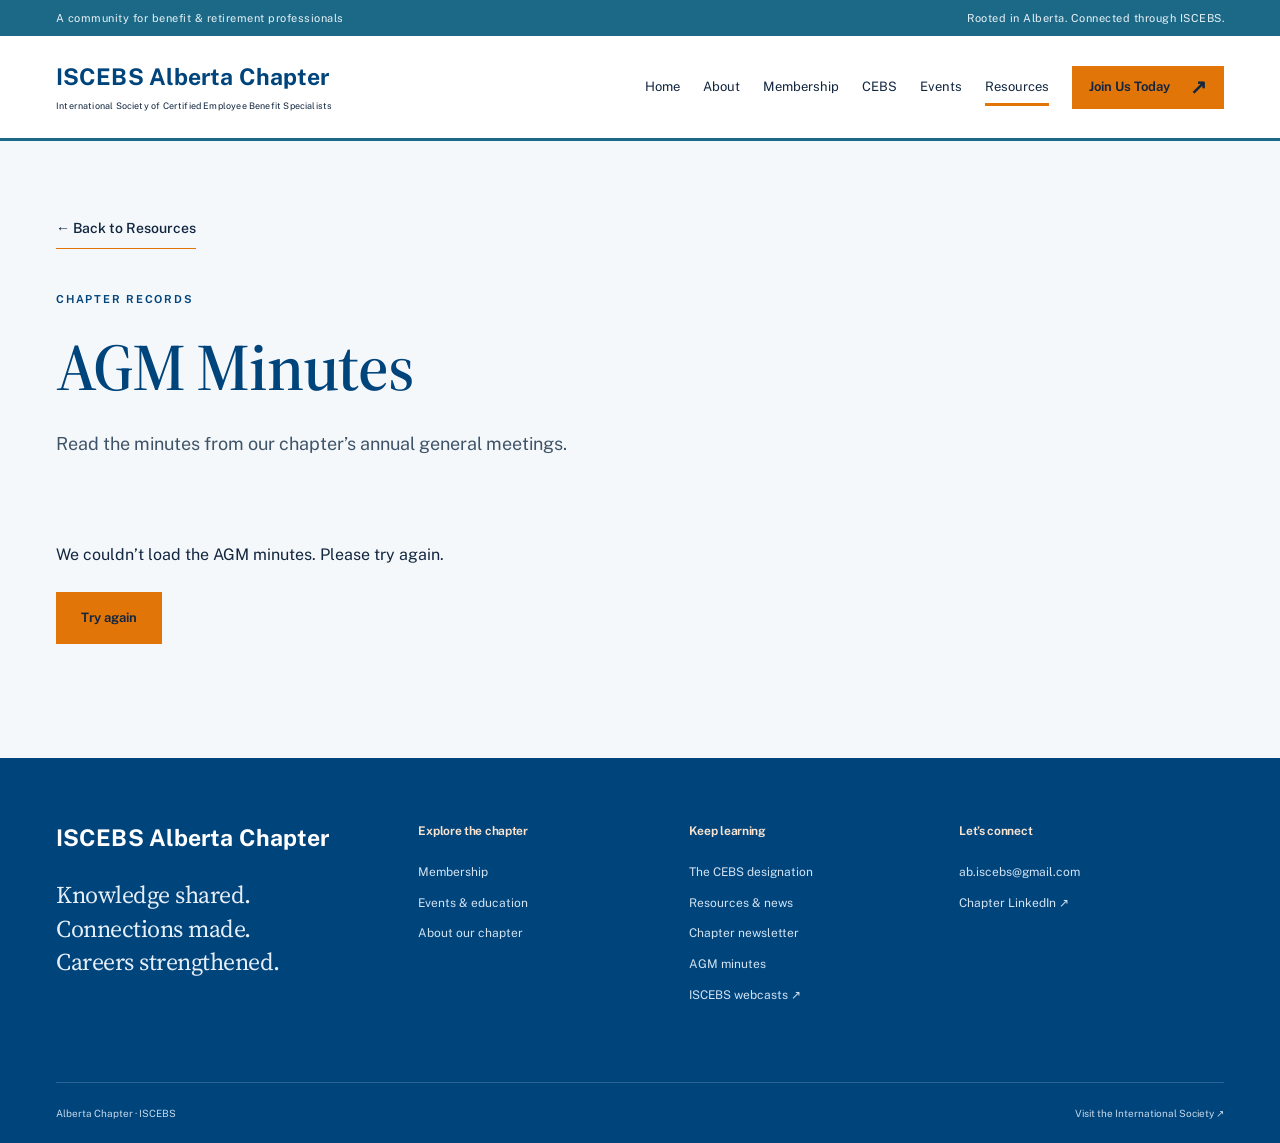
<file: agm-minutes.html>
<!doctype html><html lang="en-CA"><head><meta charset="UTF-8"><meta name="viewport" content="width=device-width,initial-scale=1"><meta name="description" content="Read annual general meeting minutes from the Alberta Chapter of ISCEBS."><meta property="og:type" content="website"><meta property="og:site_name" content="Alberta Chapter of ISCEBS"><meta property="og:title" content="AGM Minutes | Alberta Chapter of ISCEBS"><meta property="og:description" content="Read annual general meeting minutes from the Alberta Chapter of ISCEBS."><meta property="og:url" content="https://thenucleus.ca/agm-minutes.html"><meta property="og:image" content="https://abiscebs.com/assets/share.jpg"><meta property="og:image:width" content="1200"><meta property="og:image:height" content="630"><meta property="og:image:alt" content="ISCEBS Alberta Chapter – Knowledge shared. Connections made."><meta property="og:locale" content="en_CA"><meta name="twitter:card" content="summary_large_image"><meta name="theme-color" content="#142f40"><title>AGM Minutes | Alberta Chapter of ISCEBS</title><link rel="icon" href="assets/favicon.svg" type="image/svg+xml"><link rel="stylesheet" href="assets/style.css"><link rel="preconnect" href="https://fonts.googleapis.com"><link rel="preconnect" href="https://fonts.gstatic.com" crossorigin><link rel="stylesheet" href="https://fonts.googleapis.com/css2?family=Public+Sans:wght@400;500;600;700&family=Source+Serif+4:opsz,wght@8..60,500;8..60,600;8..60,700&display=swap"><link rel="stylesheet" href="assets/vibrant.css"><script src="assets/site.js" defer></script><script src="assets/wix-config.js" defer></script><script src="assets/wix-client.js?v=2" defer></script><link rel="stylesheet" href="assets/minutes.css"><script src="assets/wix-minutes.js" defer></script></head><body class="vibrant"><a class="skip-link" href="#main">Skip to content</a><div class="topline"><div class="wrap">A community for benefit & retirement professionals<span>Rooted in Alberta. Connected through ISCEBS.</span></div></div><header><div class="wrap header-inner"><a class="wordmark" href="index.html" aria-label="Alberta Chapter of ISCEBS home"><strong>ISCEBS Alberta Chapter</strong><small>International Society of Certified Employee Benefit Specialists</small></a><button class="menu-toggle" aria-controls="site-nav" aria-expanded="false">Menu <span aria-hidden="true">☰</span></button><nav id="site-nav" aria-label="Main navigation"><a href="index.html">Home</a><a href="about.html">About</a><a href="membership.html">Membership</a><a href="cebs.html">CEBS</a><a href="events.html">Events</a><a href="resources.html" aria-current="page">Resources</a><a class="button nav-join" data-site-link="membership" href="https://www.iscebs.org/membership/join-renew" target="_blank" rel="noopener noreferrer">Join Us Today<span aria-hidden="true">↗</span></a></nav></div></header><main id="main"><section class="page-intro wrap" data-minutes-intro><a class="text-link minutes-back" href="resources.html">← Back to Resources</a><div class="eyebrow">CHAPTER RECORDS</div><h1>AGM Minutes</h1><p class="intro-text">Read the minutes from our chapter’s annual general meetings.</p></section><div data-minutes-root><section class="wrap minutes-status"><p role="status">Loading AGM minutes…</p><noscript><p>Please enable JavaScript to read the meeting minutes, or <a data-site-email="link" href="mailto:ab.iscebs@gmail.com">contact the chapter</a> for a copy.</p></noscript></section></div></main><footer><div class="wrap footer-main"><div class="footer-brand"><a class="wordmark" href="index.html"><strong>ISCEBS Alberta Chapter</strong></a><p>Knowledge shared.<br>Connections made.<br>Careers strengthened.</p></div><div><h3>Explore the chapter</h3><a href="membership.html">Membership</a><a href="events.html">Events & education</a><a href="about.html">About our chapter</a></div><div><h3>Keep learning</h3><a href="cebs.html">The CEBS designation</a><a href="resources.html">Resources & news</a><a href="newsletter.html">Chapter newsletter</a><a href="agm-minutes.html" aria-current="page">AGM minutes</a><a data-site-link="iscebsWebcasts" href="https://www.iscebs.org/home/education---resources/webcasts" target="_blank" rel="noopener noreferrer">ISCEBS webcasts ↗</a></div><div><h3>Let’s connect</h3><a data-site-email="address" href="mailto:ab.iscebs@gmail.com">ab.iscebs@gmail.com</a><a data-site-link="chapterLinkedIn" href="https://www.linkedin.com/company/94094639/" target="_blank" rel="noopener noreferrer">Chapter LinkedIn ↗</a></div></div><div class="wrap footer-bottom"><span>Alberta Chapter · ISCEBS</span><a data-site-link="iscebsWebsite" href="https://www.iscebs.org/" target="_blank" rel="noopener noreferrer">Visit the International Society ↗</a></div></footer></body></html>
</file>
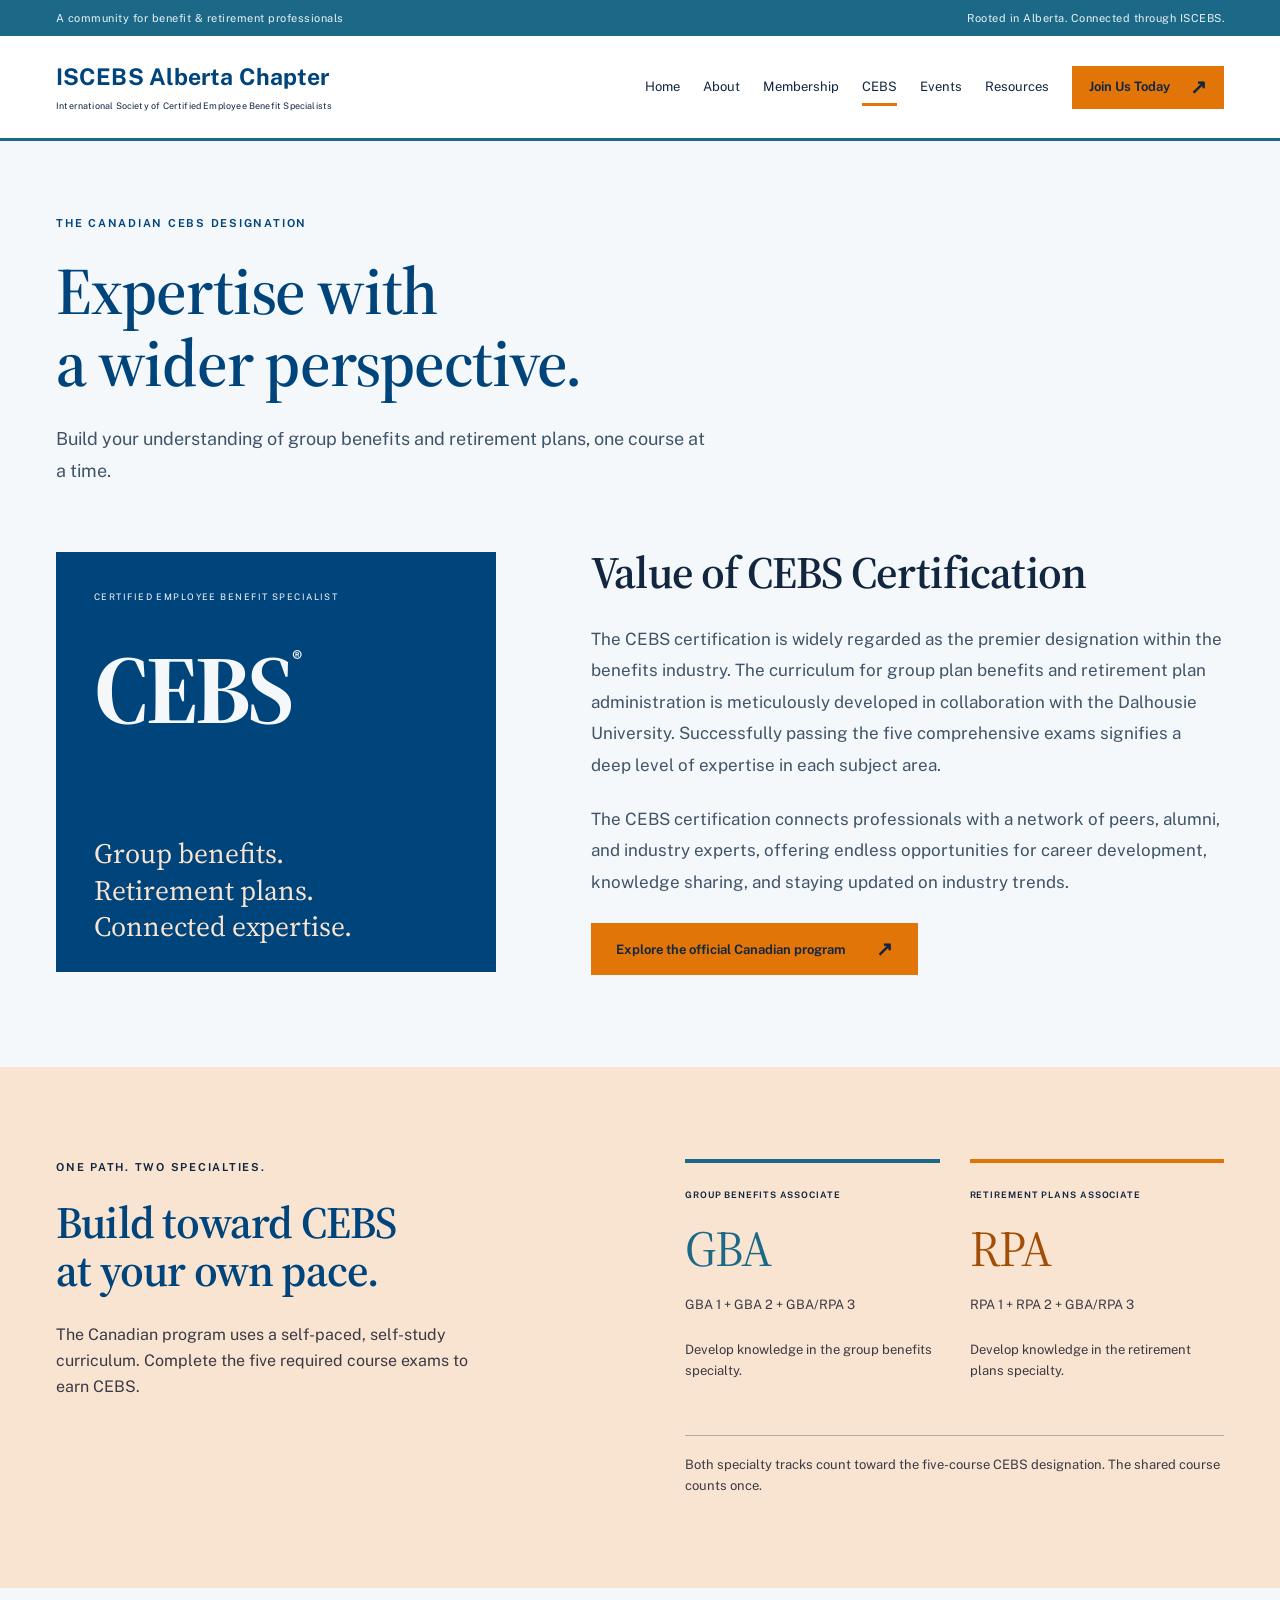
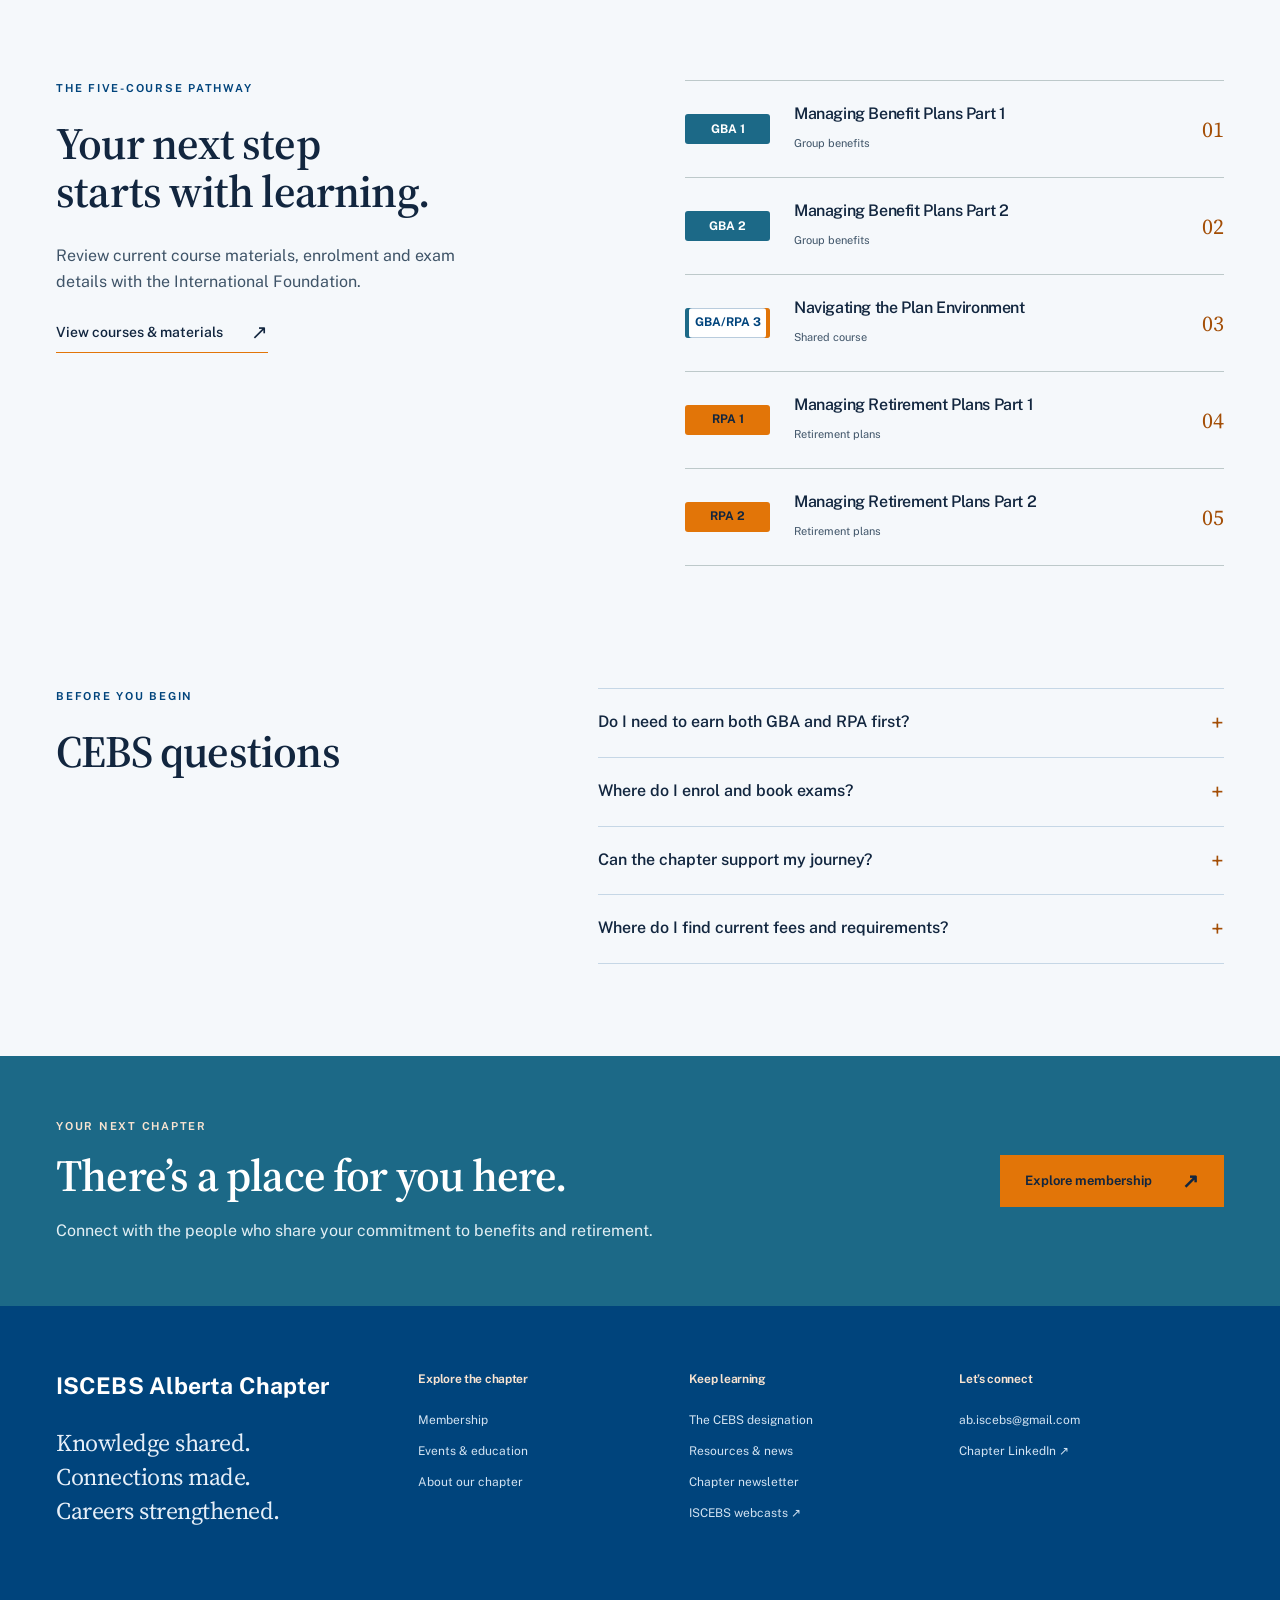
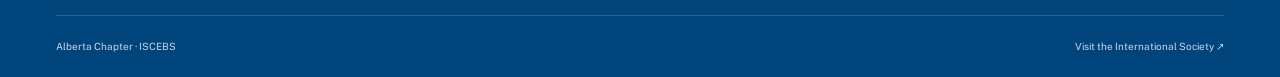
<file: cebs.html>
<!doctype html><html lang="en-CA"><head><meta charset="UTF-8"><meta name="viewport" content="width=device-width,initial-scale=1"><meta name="description" content="Explore the Canadian CEBS designation, its five required courses, and the GBA and RPA pathways."><meta property="og:type" content="website"><meta property="og:site_name" content="Alberta Chapter of ISCEBS"><meta property="og:title" content="CEBS Designation | Alberta Chapter of ISCEBS"><meta property="og:description" content="Explore the Canadian CEBS designation, its five required courses, and the GBA and RPA pathways."><meta property="og:url" content="https://abiscebs.com/cebs.html"><meta property="og:image" content="https://abiscebs.com/assets/share.jpg"><meta property="og:image:width" content="1200"><meta property="og:image:height" content="630"><meta property="og:image:alt" content="ISCEBS Alberta Chapter – Knowledge shared. Connections made."><meta property="og:locale" content="en_CA"><meta name="twitter:card" content="summary_large_image"><meta name="theme-color" content="#142f40"><title>CEBS Designation | Alberta Chapter of ISCEBS</title><link rel="icon" href="assets/favicon.svg" type="image/svg+xml"><link rel="stylesheet" href="assets/style.css"><link rel="preconnect" href="https://fonts.googleapis.com"><link rel="preconnect" href="https://fonts.gstatic.com" crossorigin><link rel="stylesheet" href="https://fonts.googleapis.com/css2?family=Public+Sans:wght@400;500;600;700&family=Source+Serif+4:opsz,wght@8..60,500;8..60,600;8..60,700&display=swap"><link rel="stylesheet" href="assets/vibrant.css"><script src="assets/site.js" defer></script><script src="assets/wix-config.js" defer></script><script src="assets/wix-client.js?v=2" defer></script></head><body class="vibrant"><a class="skip-link" href="#main">Skip to content</a><div class="topline"><div class="wrap">A community for benefit & retirement professionals<span>Rooted in Alberta. Connected through ISCEBS.</span></div></div><header><div class="wrap header-inner"><a class="wordmark" href="index.html" aria-label="Alberta Chapter of ISCEBS home"><strong>ISCEBS Alberta Chapter</strong><small>International Society of Certified Employee Benefit Specialists</small></a><button class="menu-toggle" aria-controls="site-nav" aria-expanded="false">Menu <span aria-hidden="true">☰</span></button><nav id="site-nav" aria-label="Main navigation"><a href="index.html">Home</a><a href="about.html">About</a><a href="membership.html">Membership</a><a href="cebs.html" aria-current="page">CEBS</a><a href="events.html">Events</a><a href="resources.html">Resources</a><a class="button nav-join" data-site-link="membership" href="https://www.iscebs.org/membership/join-renew" target="_blank" rel="noopener noreferrer">Join Us Today<span aria-hidden="true">↗</span></a></nav></div></header><main id="main"><section class="page-intro wrap"><div class="eyebrow">THE CANADIAN CEBS DESIGNATION</div><h1>Expertise with<br>a wider perspective.</h1><p class="intro-text">Build your understanding of group benefits and retirement plans, one course at a time.</p></section><section class="wrap section credential-grid cebs-intro"><div class="credential-art" aria-hidden="true"><span>CERTIFIED EMPLOYEE BENEFIT SPECIALIST</span><div class="big-cebs">CEBS<span>®</span></div><div class="credential-bottom">Group benefits.<br>Retirement plans.<br>Connected expertise.</div></div><div><h2>Value of CEBS Certification</h2><div class="prose"><p>The CEBS certification is widely regarded as the premier designation within the benefits industry. The curriculum for group plan benefits and retirement plan administration is meticulously developed in collaboration with the Dalhousie University. Successfully passing the five comprehensive exams signifies a deep level of expertise in each subject area.</p><p>The CEBS certification connects professionals with a network of peers, alumni, and industry experts, offering endless opportunities for career development, knowledge sharing, and staying updated on industry trends.</p></div><a class="button" data-site-link="canadianCebs" href="https://www.ifebp.org/cebs/home/courses-and-materials/courses---canada" target="_blank" rel="noopener noreferrer">Explore the official Canadian program<span aria-hidden="true">↗</span></a></div></section>
<section class="soft-section"><div class="wrap section split"><div><div class="eyebrow">ONE PATH. TWO SPECIALTIES.</div><h2>Build toward CEBS<br>at your own pace.</h2><p>The Canadian program uses a self-paced, self-study curriculum. Complete the five required course exams to earn CEBS.</p></div><div class="designation-tracks"><article><div class="eyebrow">GROUP BENEFITS ASSOCIATE</div><h3>GBA</h3><p>GBA 1 + GBA 2 + GBA/RPA 3</p><p>Develop knowledge in the group benefits specialty.</p></article><article><div class="eyebrow">RETIREMENT PLANS ASSOCIATE</div><h3>RPA</h3><p>RPA 1 + RPA 2 + GBA/RPA 3</p><p>Develop knowledge in the retirement plans specialty.</p></article><div class="track-note">Both specialty tracks count toward the five-course CEBS designation. The shared course counts once.</div></div></div></section>
<section class="wrap section split"><div><div class="eyebrow">THE FIVE-COURSE PATHWAY</div><h2>Your next step<br>starts with learning.</h2><p>Review current course materials, enrolment and exam details with the International Foundation.</p><a class="text-link" data-site-link="canadianCebs" href="https://www.ifebp.org/cebs/home/courses-and-materials/courses---canada" target="_blank" rel="noopener noreferrer">View courses & materials<span aria-hidden="true">↗</span></a></div><ol class="course-list"><li><strong>GBA 1</strong><div><h3>Managing Benefit Plans Part 1</h3><span>Group benefits</span></div><span class="course-index">01</span></li><li><strong>GBA 2</strong><div><h3>Managing Benefit Plans Part 2</h3><span>Group benefits</span></div><span class="course-index">02</span></li><li><strong>GBA/RPA 3</strong><div><h3>Navigating the Plan Environment</h3><span>Shared course</span></div><span class="course-index">03</span></li><li><strong>RPA 1</strong><div><h3>Managing Retirement Plans Part 1</h3><span>Retirement plans</span></div><span class="course-index">04</span></li><li><strong>RPA 2</strong><div><h3>Managing Retirement Plans Part 2</h3><span>Retirement plans</span></div><span class="course-index">05</span></li></ol></section>
<section class="wrap section faq-section"><div><div class="eyebrow">BEFORE YOU BEGIN</div><h2>CEBS questions</h2></div><div class="faq"><details><summary>Do I need to earn both GBA and RPA first?<span aria-hidden="true">+</span></summary><div>The CEBS designation requires all five course exams. The GBA and RPA specialty designations can be earned along the way by completing their specified three-course combinations.</div></details><details><summary>Where do I enrol and book exams?<span aria-hidden="true">+</span></summary><div>Enrolment, course materials and exams are administered through the International Foundation. Use the official Canadian program links on this page.</div></details><details><summary>Can the chapter support my journey?<span aria-hidden="true">+</span></summary><div>You’re welcome in our community while you study. Join chapter education and connect with other benefits and retirement professionals.</div></details><details><summary>Where do I find current fees and requirements?<span aria-hidden="true">+</span></summary><div>Visit the <a data-site-link="canadianCebs" href="https://www.ifebp.org/cebs/home/courses-and-materials/courses---canada" target="_blank" rel="noopener noreferrer">official Canadian CEBS program</a> for the latest course, exam and enrolment information.</div></details></div></section><section class="join-band"><div class="wrap join-inner"><div><div class="eyebrow">YOUR NEXT CHAPTER</div><h2>There’s a place for you here.</h2><p>Connect with the people who share your commitment to benefits and retirement.</p></div><a class="button light" href="membership.html">Explore membership<span aria-hidden="true">↗</span></a></div></section></main><footer><div class="wrap footer-main"><div class="footer-brand"><a class="wordmark" href="index.html"><strong>ISCEBS Alberta Chapter</strong></a><p>Knowledge shared.<br>Connections made.<br>Careers strengthened.</p></div><div><h3>Explore the chapter</h3><a href="membership.html">Membership</a><a href="events.html">Events & education</a><a href="about.html">About our chapter</a></div><div><h3>Keep learning</h3><a href="cebs.html">The CEBS designation</a><a href="resources.html">Resources & news</a><a href="newsletter.html">Chapter newsletter</a><a data-site-link="iscebsWebcasts" href="https://www.iscebs.org/home/education---resources/webcasts" target="_blank" rel="noopener noreferrer">ISCEBS webcasts ↗</a></div><div><h3>Let’s connect</h3><a data-site-email="address" href="mailto:ab.iscebs@gmail.com">ab.iscebs@gmail.com</a><a data-site-link="chapterLinkedIn" href="https://www.linkedin.com/company/94094639/" target="_blank" rel="noopener noreferrer">Chapter LinkedIn ↗</a></div></div><div class="wrap footer-bottom"><span>Alberta Chapter · ISCEBS</span><a data-site-link="iscebsWebsite" href="https://www.iscebs.org/" target="_blank" rel="noopener noreferrer">Visit the International Society ↗</a></div></footer></body></html>
</file>
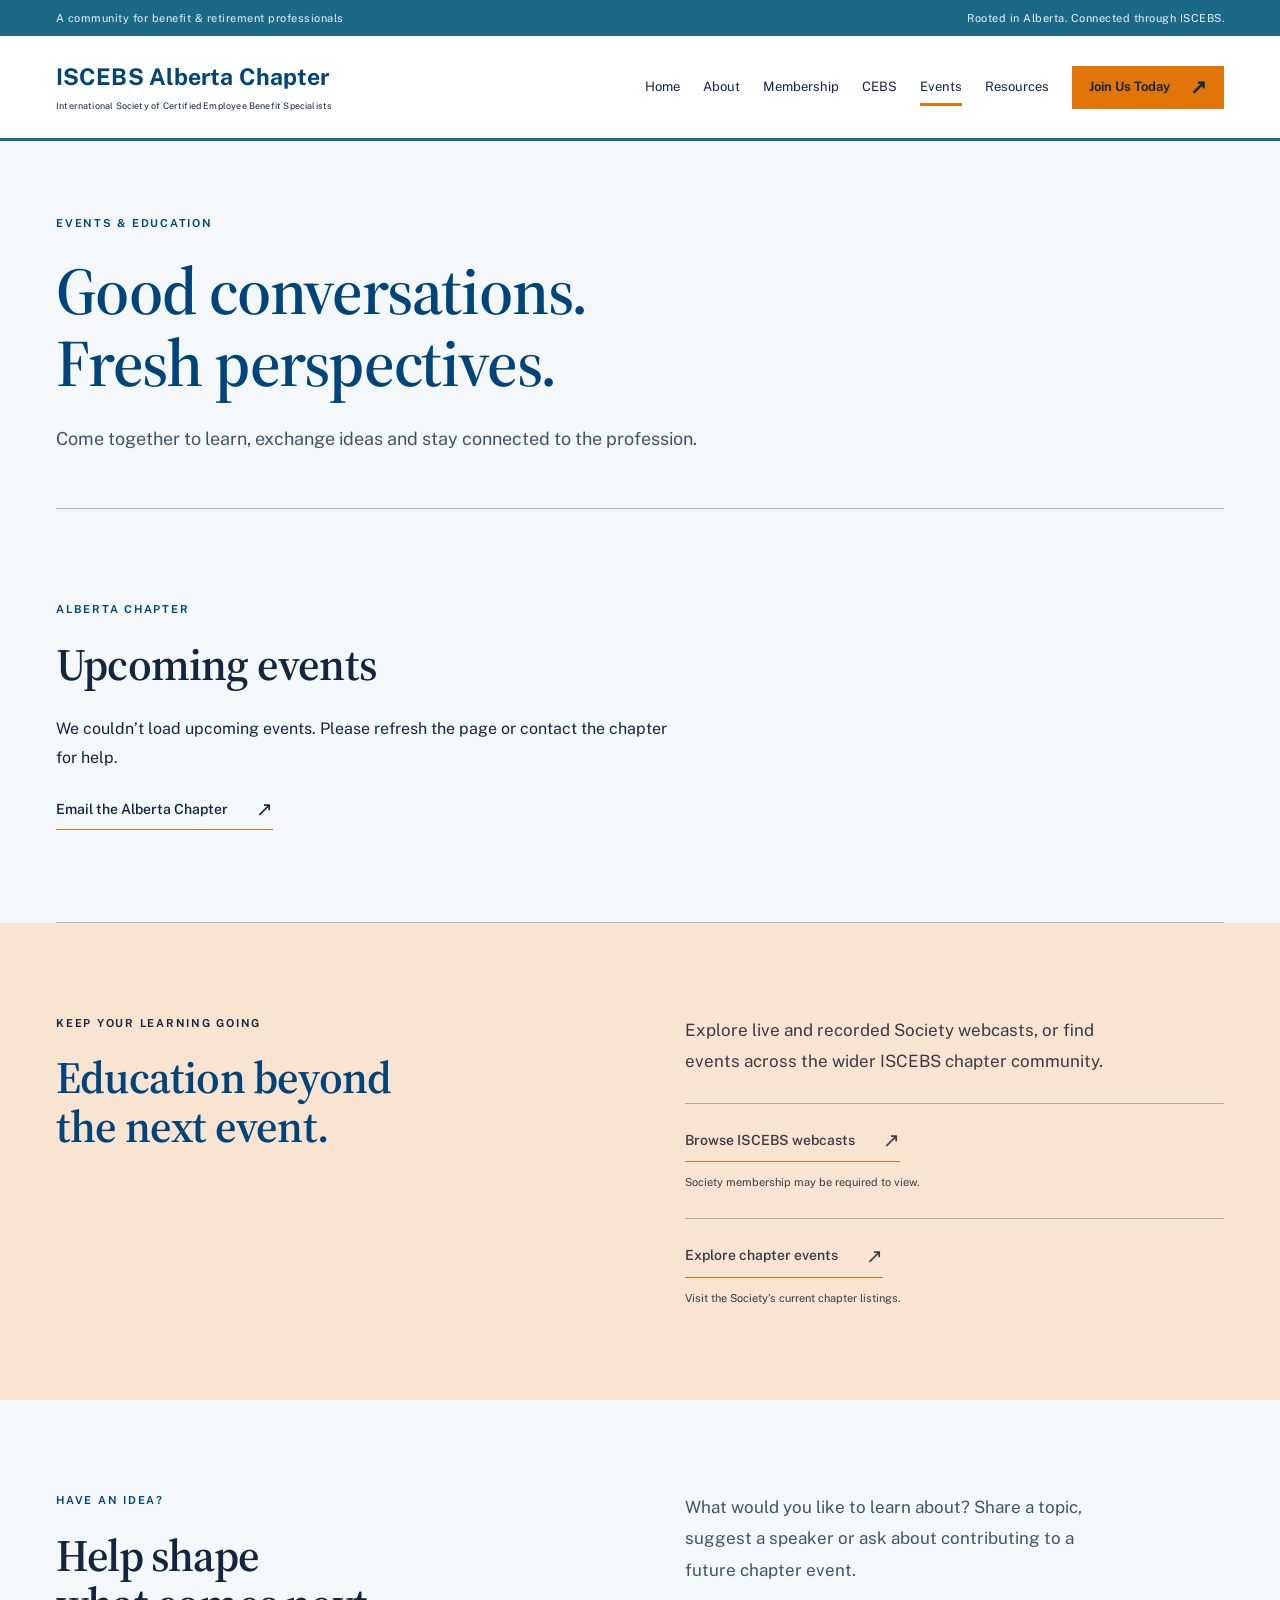
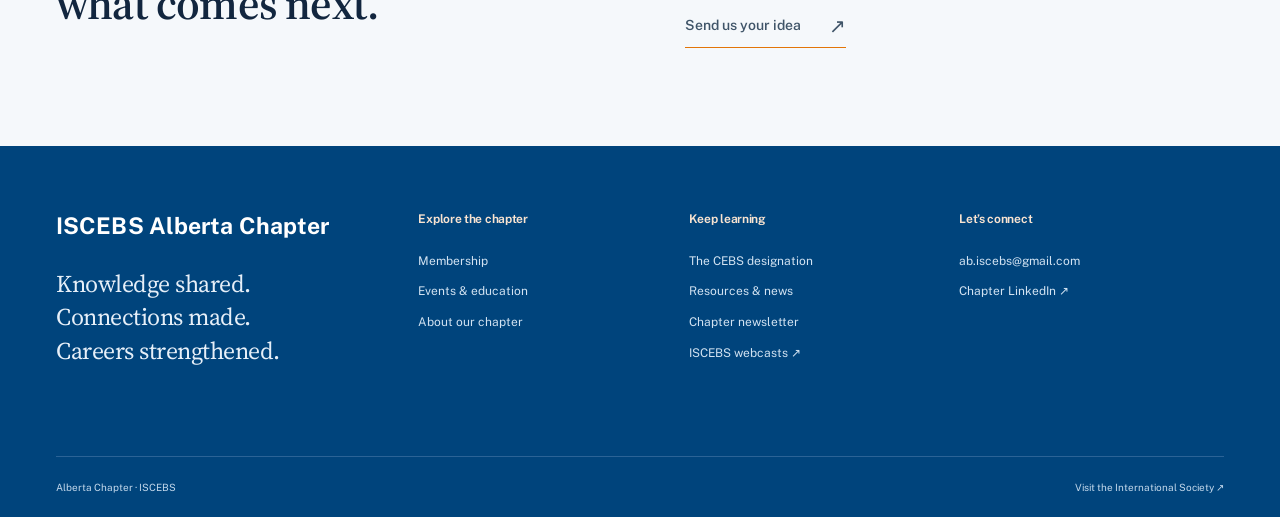
<file: events.html>
<!doctype html><html lang="en-CA"><head><meta charset="UTF-8"><meta name="viewport" content="width=device-width,initial-scale=1"><meta name="description" content="Upcoming Alberta Chapter education sessions, networking events and our Annual General Meeting, in Calgary, Edmonton and online. RSVP or get tickets online."><meta property="og:type" content="website"><meta property="og:site_name" content="Alberta Chapter of ISCEBS"><meta property="og:title" content="Events & Education | Alberta Chapter of ISCEBS"><meta property="og:description" content="Upcoming Alberta Chapter education sessions, networking events and our Annual General Meeting, in Calgary, Edmonton and online. RSVP or get tickets online."><meta property="og:url" content="https://abiscebs.com/events.html"><meta property="og:image" content="https://abiscebs.com/assets/share.jpg"><meta property="og:image:width" content="1200"><meta property="og:image:height" content="630"><meta property="og:image:alt" content="ISCEBS Alberta Chapter – Knowledge shared. Connections made."><meta property="og:locale" content="en_CA"><meta name="twitter:card" content="summary_large_image"><meta name="theme-color" content="#142f40"><title>Events & Education | Alberta Chapter of ISCEBS</title><link rel="icon" href="assets/favicon.svg" type="image/svg+xml"><link rel="stylesheet" href="assets/style.css?v=2"><link rel="preconnect" href="https://fonts.googleapis.com"><link rel="preconnect" href="https://fonts.gstatic.com" crossorigin><link rel="stylesheet" href="https://fonts.googleapis.com/css2?family=Public+Sans:wght@400;500;600;700&family=Source+Serif+4:opsz,wght@8..60,500;8..60,600;8..60,700&display=swap"><link rel="stylesheet" href="assets/vibrant.css"><script src="assets/site.js" defer></script><script src="assets/wix-config.js?v=2" defer></script><script src="assets/wix-client.js?v=2" defer></script><script src="assets/wix-events.js?v=4" defer></script></head><body class="vibrant"><a class="skip-link" href="#main">Skip to content</a><div class="topline"><div class="wrap">A community for benefit & retirement professionals<span>Rooted in Alberta. Connected through ISCEBS.</span></div></div><header><div class="wrap header-inner"><a class="wordmark" href="index.html" aria-label="Alberta Chapter of ISCEBS home"><strong>ISCEBS Alberta Chapter</strong><small>International Society of Certified Employee Benefit Specialists</small></a><button class="menu-toggle" aria-controls="site-nav" aria-expanded="false">Menu <span aria-hidden="true">☰</span></button><nav id="site-nav" aria-label="Main navigation"><a href="index.html">Home</a><a href="about.html">About</a><a href="membership.html">Membership</a><a href="cebs.html">CEBS</a><a href="events.html" aria-current="page">Events</a><a href="resources.html">Resources</a><a class="button nav-join" data-site-link="membership" href="https://www.iscebs.org/membership/join-renew" target="_blank" rel="noopener noreferrer">Join Us Today<span aria-hidden="true">↗</span></a></nav></div></header><main id="main"><section class="page-intro wrap"><div class="eyebrow">EVENTS & EDUCATION</div><h1>Good conversations.<br>Fresh perspectives.</h1><p class="intro-text">Come together to learn, exchange ideas and stay connected to the profession.</p></section><div data-wix-events><section class="wrap featured-event-empty section"><div class="eyebrow">ALBERTA CHAPTER</div><h2>Upcoming events</h2><p data-event-status role="status">For help with events or registration, contact the chapter.</p><a class="text-link" data-site-email="link" href="mailto:ab.iscebs@gmail.com">Email the Alberta Chapter<span aria-hidden="true">↗</span></a></section></div>
<section class="wrap section past-events" id="past-events" aria-labelledby="past-heading" hidden><div class="eyebrow">OUR CHAPTER IN ACTION</div><h2 id="past-heading">Past events</h2><p class="past-intro">A look back at the conversations, learning and connections we’ve shared.</p><div data-past-events></div></section><section class="soft-section"><div class="wrap section split"><div><div class="eyebrow">KEEP YOUR LEARNING GOING</div><h2>Education beyond<br>the next event.</h2></div><div class="prose"><p>Explore live and recorded Society webcasts, or find events across the wider ISCEBS chapter community.</p><div class="resource-row"><a class="text-link" data-site-link="iscebsWebcasts" href="https://www.iscebs.org/home/education---resources/webcasts" target="_blank" rel="noopener noreferrer">Browse ISCEBS webcasts<span aria-hidden="true">↗</span></a><small>Society membership may be required to view.</small></div><div class="resource-row"><a class="text-link" href="https://www.iscebs.org/local-chapters" target="_blank" rel="noopener noreferrer">Explore chapter events<span aria-hidden="true">↗</span></a><small>Visit the Society’s current chapter listings.</small></div></div></div></section><section class="wrap section split"><div><div class="eyebrow">HAVE AN IDEA?</div><h2>Help shape<br>what comes next.</h2></div><div class="prose"><p>What would you like to learn about? Share a topic, suggest a speaker or ask about contributing to a future chapter event.</p><a class="text-link" data-site-email="link" href="mailto:ab.iscebs@gmail.com?subject=Alberta%20Chapter%20event%20idea">Send us your idea<span aria-hidden="true">↗</span></a></div></section></main><footer><div class="wrap footer-main"><div class="footer-brand"><a class="wordmark" href="index.html"><strong>ISCEBS Alberta Chapter</strong></a><p>Knowledge shared.<br>Connections made.<br>Careers strengthened.</p></div><div><h3>Explore the chapter</h3><a href="membership.html">Membership</a><a href="events.html">Events & education</a><a href="about.html">About our chapter</a></div><div><h3>Keep learning</h3><a href="cebs.html">The CEBS designation</a><a href="resources.html">Resources & news</a><a href="newsletter.html">Chapter newsletter</a><a data-site-link="iscebsWebcasts" href="https://www.iscebs.org/home/education---resources/webcasts" target="_blank" rel="noopener noreferrer">ISCEBS webcasts ↗</a></div><div><h3>Let’s connect</h3><a data-site-email="address" href="mailto:ab.iscebs@gmail.com">ab.iscebs@gmail.com</a><a data-site-link="chapterLinkedIn" href="https://www.linkedin.com/company/94094639/" target="_blank" rel="noopener noreferrer">Chapter LinkedIn ↗</a></div></div><div class="wrap footer-bottom"><span>Alberta Chapter · ISCEBS</span><a data-site-link="iscebsWebsite" href="https://www.iscebs.org/" target="_blank" rel="noopener noreferrer">Visit the International Society ↗</a></div></footer></body></html>
</file>
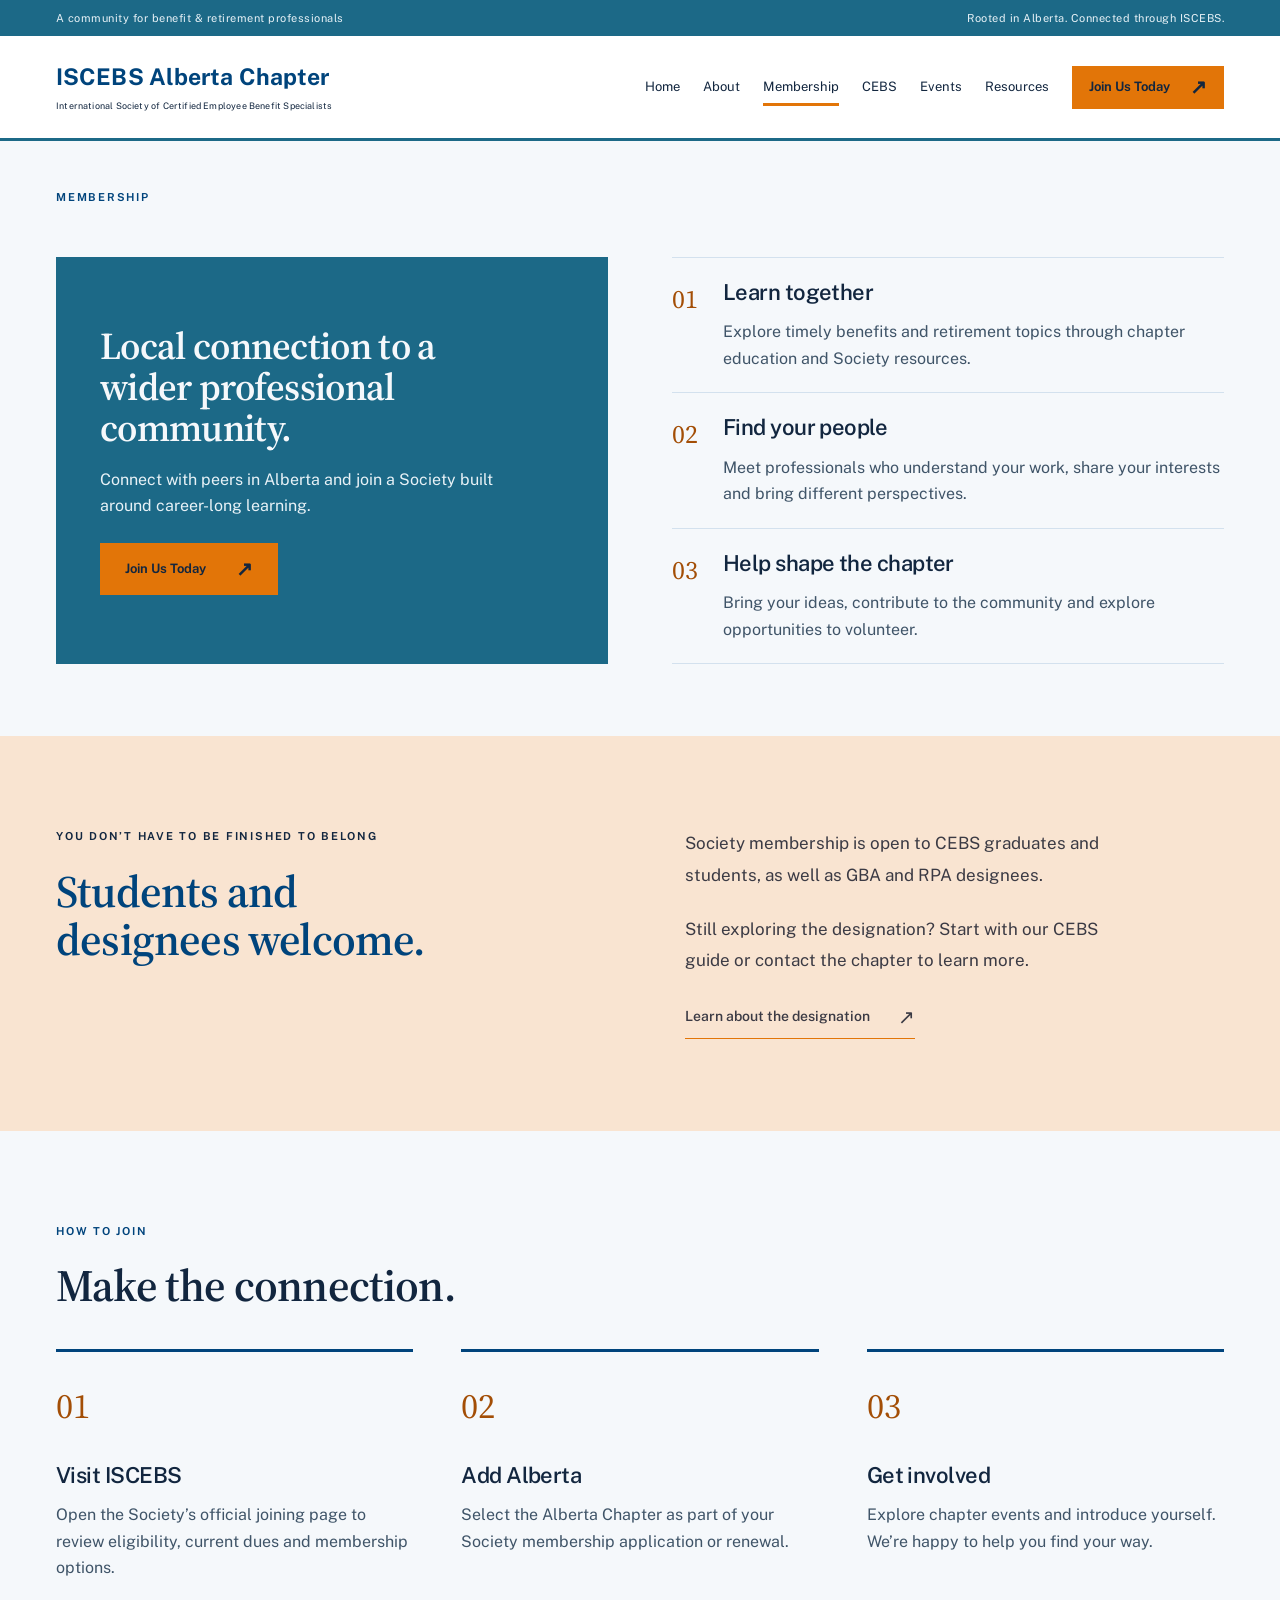
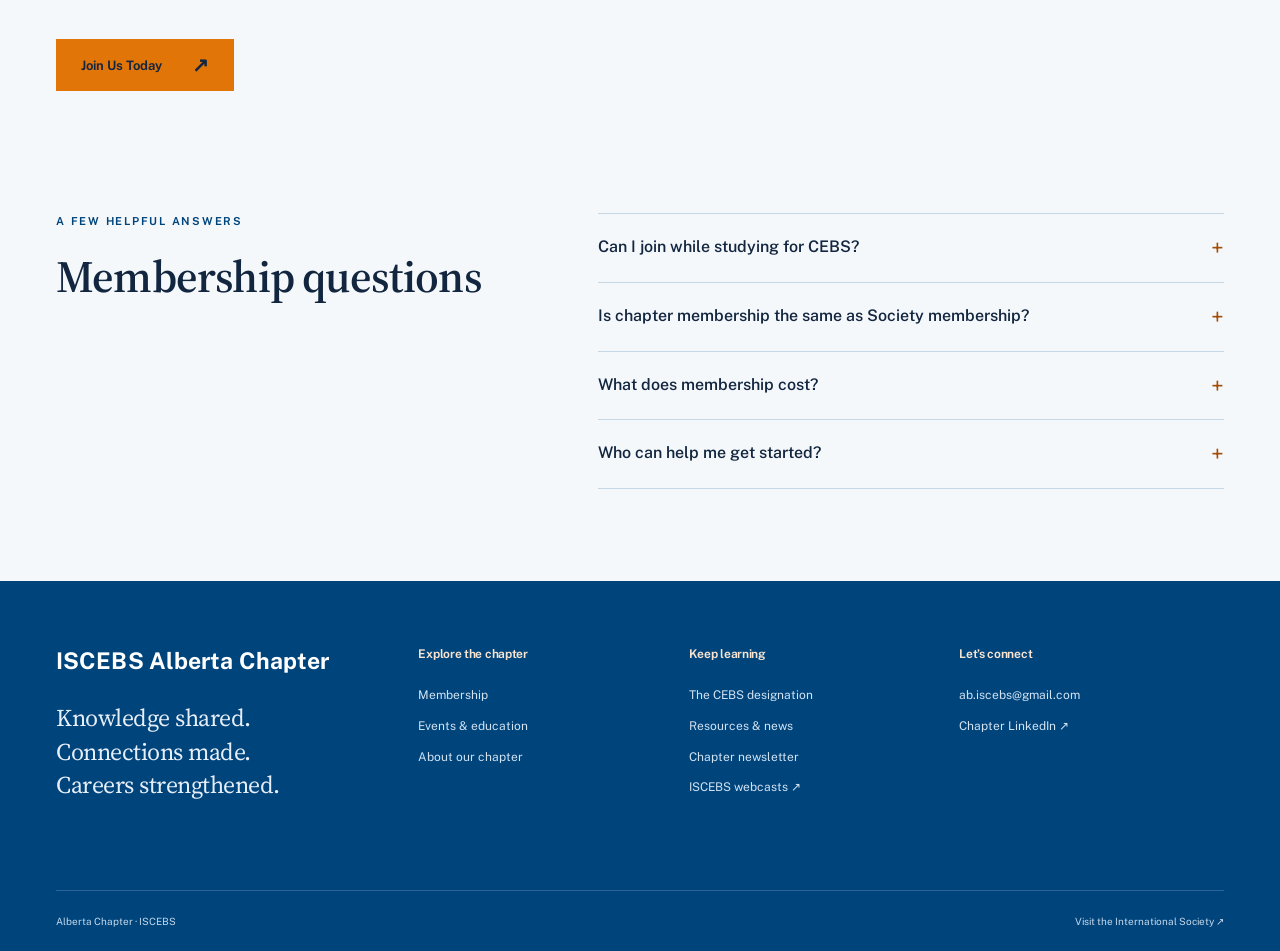
<file: membership.html>
<!doctype html><html lang="en-CA"><head><meta charset="UTF-8"><meta name="viewport" content="width=device-width,initial-scale=1"><meta name="description" content="Join a local community of benefits and retirement professionals. Explore Alberta Chapter membership and how to join ISCEBS."><meta property="og:type" content="website"><meta property="og:site_name" content="Alberta Chapter of ISCEBS"><meta property="og:title" content="Membership | Alberta Chapter of ISCEBS"><meta property="og:description" content="Join a local community of benefits and retirement professionals. Explore Alberta Chapter membership and how to join ISCEBS."><meta property="og:url" content="https://abiscebs.com/membership.html"><meta property="og:image" content="https://abiscebs.com/assets/share.jpg"><meta property="og:image:width" content="1200"><meta property="og:image:height" content="630"><meta property="og:image:alt" content="ISCEBS Alberta Chapter – Knowledge shared. Connections made."><meta property="og:locale" content="en_CA"><meta name="twitter:card" content="summary_large_image"><meta name="theme-color" content="#142f40"><title>Membership | Alberta Chapter of ISCEBS</title><link rel="icon" href="assets/favicon.svg" type="image/svg+xml"><link rel="stylesheet" href="assets/style.css"><link rel="preconnect" href="https://fonts.googleapis.com"><link rel="preconnect" href="https://fonts.gstatic.com" crossorigin><link rel="stylesheet" href="https://fonts.googleapis.com/css2?family=Public+Sans:wght@400;500;600;700&family=Source+Serif+4:opsz,wght@8..60,500;8..60,600;8..60,700&display=swap"><link rel="stylesheet" href="assets/vibrant.css"><script src="assets/site.js" defer></script><script src="assets/wix-config.js" defer></script><script src="assets/wix-client.js?v=2" defer></script><script src="assets/wix-content-render.js" defer></script><script src="assets/wix-content.js" defer></script></head><body class="vibrant"><a class="skip-link" href="#main">Skip to content</a><div class="topline"><div class="wrap">A community for benefit & retirement professionals<span>Rooted in Alberta. Connected through ISCEBS.</span></div></div><header><div class="wrap header-inner"><a class="wordmark" href="index.html" aria-label="Alberta Chapter of ISCEBS home"><strong>ISCEBS Alberta Chapter</strong><small>International Society of Certified Employee Benefit Specialists</small></a><button class="menu-toggle" aria-controls="site-nav" aria-expanded="false">Menu <span aria-hidden="true">☰</span></button><nav id="site-nav" aria-label="Main navigation"><a href="index.html">Home</a><a href="about.html">About</a><a href="membership.html" aria-current="page">Membership</a><a href="cebs.html">CEBS</a><a href="events.html">Events</a><a href="resources.html">Resources</a><a class="button nav-join" data-site-link="membership" href="https://www.iscebs.org/membership/join-renew" target="_blank" rel="noopener noreferrer">Join Us Today<span aria-hidden="true">↗</span></a></nav></div></header><main id="main"><section class="page-intro page-intro--tight wrap"><div class="eyebrow">MEMBERSHIP</div><h1 class="sr-only">Membership</h1></section><section class="wrap membership-lead"><div class="membership-statement"><h2>Local connection to a wider professional community.</h2><p>Connect with peers in Alberta and join a Society built around career-long learning.</p><a class="button light" data-site-link="membership" href="https://www.iscebs.org/membership/join-renew" target="_blank" rel="noopener noreferrer">Join Us Today<span aria-hidden="true">↗</span></a></div><div class="member-reasons"><article><span>01</span><div><h3>Learn together</h3><p>Explore timely benefits and retirement topics through chapter education and Society resources.</p></div></article><article><span>02</span><div><h3>Find your people</h3><p>Meet professionals who understand your work, share your interests and bring different perspectives.</p></div></article><article><span>03</span><div><h3>Help shape the chapter</h3><p>Bring your ideas, contribute to the community and explore opportunities to volunteer.</p></div></article></div></section>
<section class="soft-section"><div class="wrap section split"><div><div class="eyebrow">YOU DON’T HAVE TO BE FINISHED TO BELONG</div><h2>Students and<br>designees welcome.</h2></div><div class="prose"><p>Society membership is open to CEBS graduates and students, as well as GBA and RPA designees.</p><p>Still exploring the designation? Start with our CEBS guide or contact the chapter to learn more.</p><a class="text-link" href="cebs.html">Learn about the designation<span aria-hidden="true">↗</span></a></div></div></section>
<section class="wrap section"><div class="section-top"><div><div class="eyebrow">HOW TO JOIN</div><h2>Make the connection.</h2></div></div><div class="steps"><article><span>01</span><h3>Visit ISCEBS</h3><p>Open the Society’s official joining page to review eligibility, current dues and membership options.</p></article><article><span>02</span><h3>Add Alberta</h3><p>Select the Alberta Chapter as part of your Society membership application or renewal.</p></article><article><span>03</span><h3>Get involved</h3><p>Explore chapter events and introduce yourself. We’re happy to help you find your way.</p></article></div><div class="actions"><a class="button" data-site-link="membership" href="https://www.iscebs.org/membership/join-renew" target="_blank" rel="noopener noreferrer">Join Us Today<span aria-hidden="true">↗</span></a></div></section>
<section class="wrap section faq-section"><div><div class="eyebrow">A FEW HELPFUL ANSWERS</div><h2>Membership questions</h2></div><div class="faq" data-wix-membership-faq><!-- cms:membership-faq --><details><summary>Can I join while studying for CEBS?<span aria-hidden="true">+</span></summary><div>Yes. Active CEBS students are eligible for Society and local chapter membership. Review the current eligibility details on the official ISCEBS joining page.</div></details><details><summary>Is chapter membership the same as Society membership?<span aria-hidden="true">+</span></summary><div>The Alberta Chapter is your local community within ISCEBS. Add chapter membership when you join or renew with the Society.</div></details><details><summary>What does membership cost?<span aria-hidden="true">+</span></summary><div>Society and chapter dues are listed in the official joining process. Follow the Join Us Today link to see current rates before applying.</div></details><details><summary>Who can help me get started?<span aria-hidden="true">+</span></summary><div>Email <a data-site-email="address" href="mailto:ab.iscebs@gmail.com">ab.iscebs@gmail.com</a> with your questions about the Alberta Chapter.</div></details><!-- /cms:membership-faq --></div></section></main><footer><div class="wrap footer-main"><div class="footer-brand"><a class="wordmark" href="index.html"><strong>ISCEBS Alberta Chapter</strong></a><p>Knowledge shared.<br>Connections made.<br>Careers strengthened.</p></div><div><h3>Explore the chapter</h3><a href="membership.html">Membership</a><a href="events.html">Events & education</a><a href="about.html">About our chapter</a></div><div><h3>Keep learning</h3><a href="cebs.html">The CEBS designation</a><a href="resources.html">Resources & news</a><a href="newsletter.html">Chapter newsletter</a><a data-site-link="iscebsWebcasts" href="https://www.iscebs.org/home/education---resources/webcasts" target="_blank" rel="noopener noreferrer">ISCEBS webcasts ↗</a></div><div><h3>Let’s connect</h3><a data-site-email="address" href="mailto:ab.iscebs@gmail.com">ab.iscebs@gmail.com</a><a data-site-link="chapterLinkedIn" href="https://www.linkedin.com/company/94094639/" target="_blank" rel="noopener noreferrer">Chapter LinkedIn ↗</a></div></div><div class="wrap footer-bottom"><span>Alberta Chapter · ISCEBS</span><a data-site-link="iscebsWebsite" href="https://www.iscebs.org/" target="_blank" rel="noopener noreferrer">Visit the International Society ↗</a></div></footer></body></html>
</file>
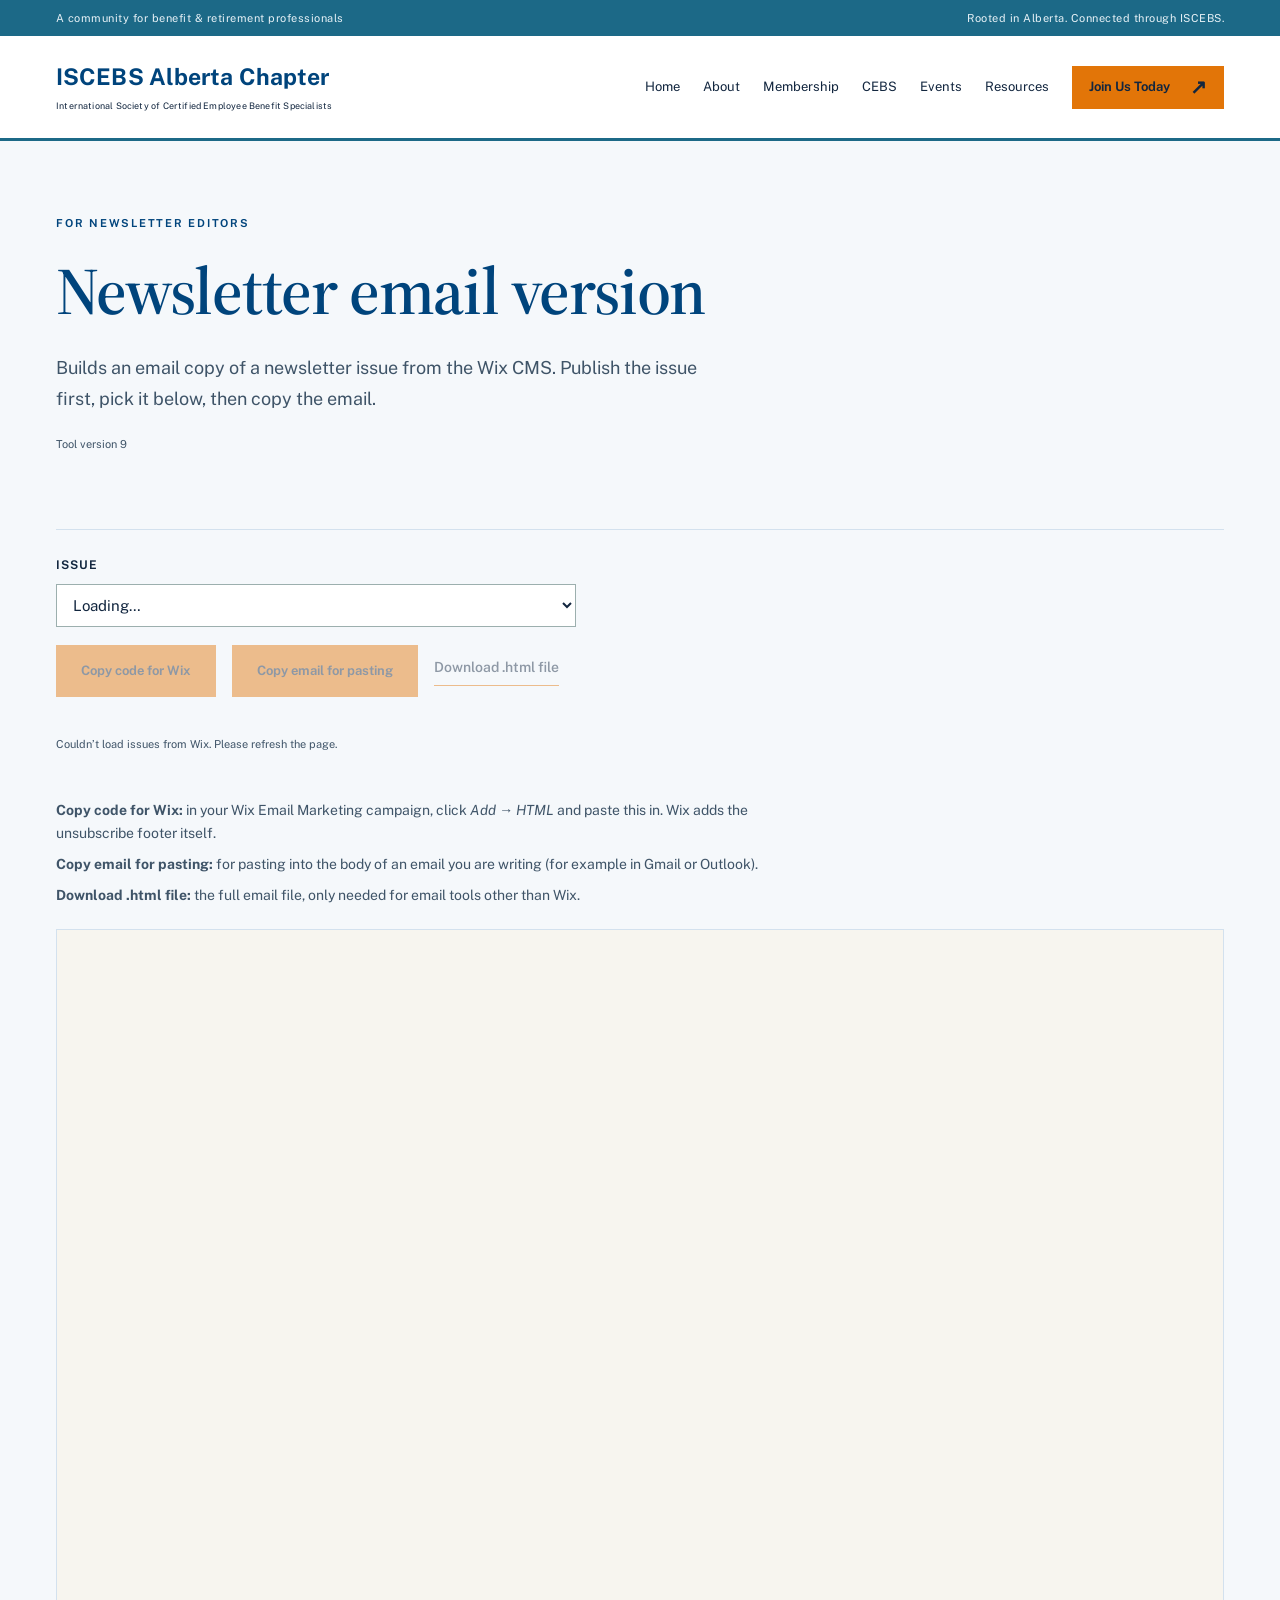
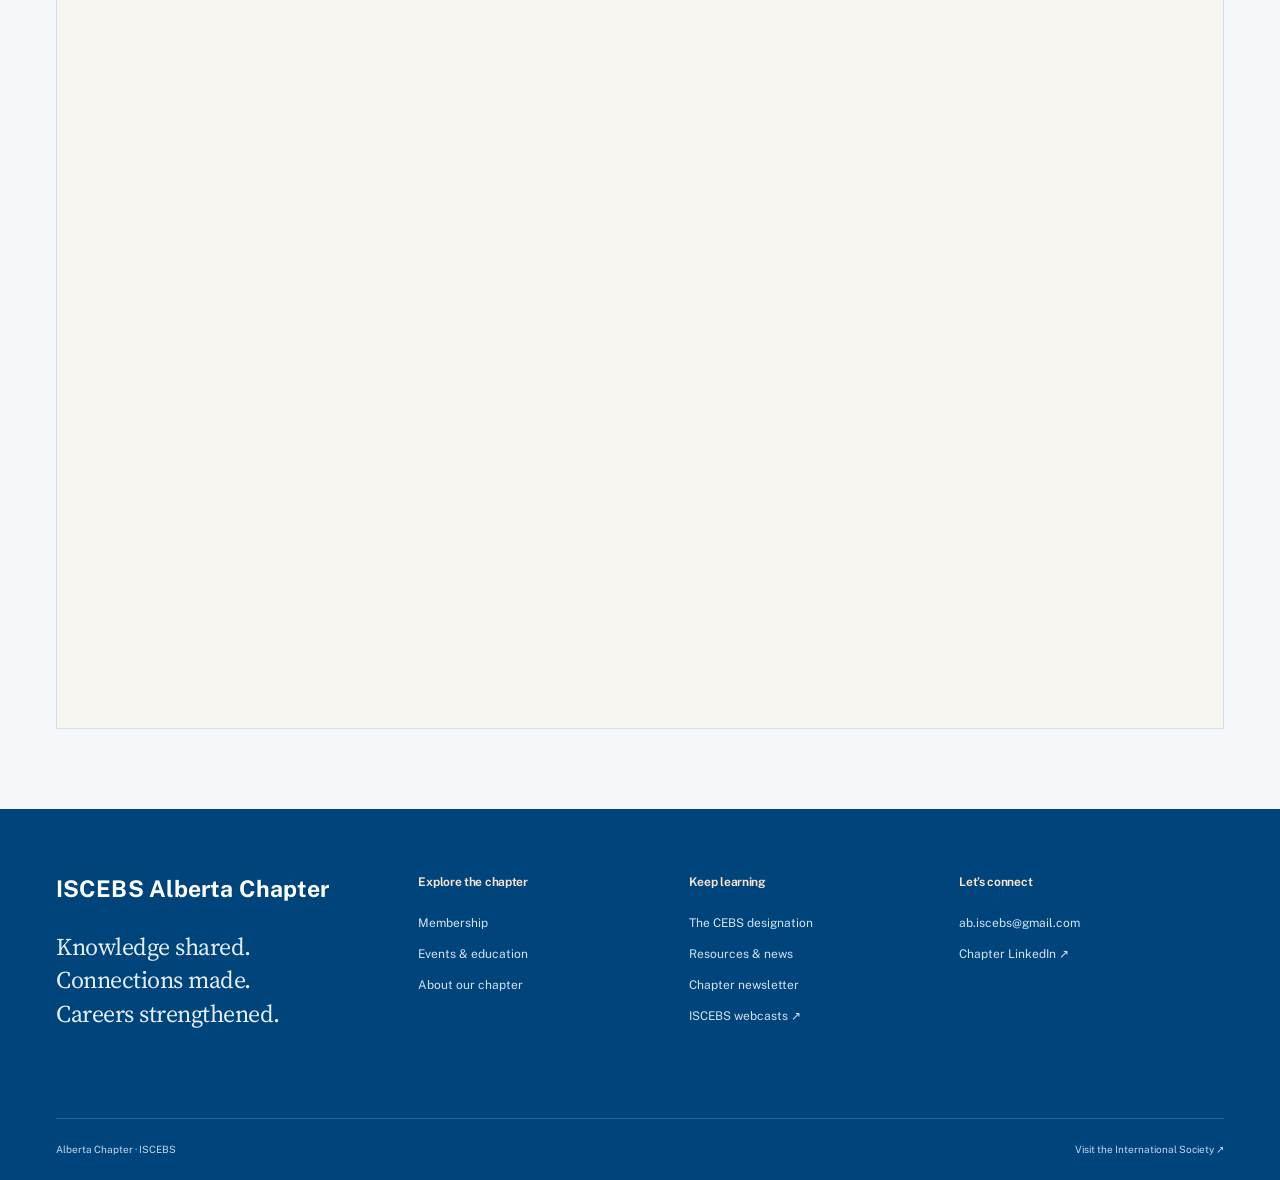
<file: newsletter-email.html>
<!doctype html><html lang="en-CA"><head><meta charset="UTF-8"><meta name="viewport" content="width=device-width,initial-scale=1"><meta name="description" content="Read the Alberta Chapter newsletter: chapter news, upcoming events, CEBS updates and member highlights."><meta name="theme-color" content="#142f40"><title>Newsletter Email Version | Alberta Chapter of ISCEBS</title><meta name="robots" content="noindex"><link rel="icon" href="assets/favicon.svg" type="image/svg+xml"><link rel="stylesheet" href="assets/style.css"><link rel="preconnect" href="https://fonts.googleapis.com"><link rel="preconnect" href="https://fonts.gstatic.com" crossorigin><link rel="stylesheet" href="https://fonts.googleapis.com/css2?family=Public+Sans:wght@400;500;600;700&family=Source+Serif+4:opsz,wght@8..60,500;8..60,600;8..60,700&display=swap"><link rel="stylesheet" href="assets/vibrant.css"><script src="assets/site.js" defer></script><script src="assets/wix-config.js?v=2" defer></script><script src="assets/wix-client.js?v=2" defer></script><script src="assets/wix-newsletter-email.js?v=9" defer></script></head><body class="vibrant"><a class="skip-link" href="#main">Skip to content</a><div class="topline"><div class="wrap">A community for benefit & retirement professionals<span>Rooted in Alberta. Connected through ISCEBS.</span></div></div><header><div class="wrap header-inner"><a class="wordmark" href="index.html" aria-label="Alberta Chapter of ISCEBS home"><strong>ISCEBS Alberta Chapter</strong><small>International Society of Certified Employee Benefit Specialists</small></a><button class="menu-toggle" aria-controls="site-nav" aria-expanded="false">Menu <span aria-hidden="true">☰</span></button><nav id="site-nav" aria-label="Main navigation"><a href="index.html">Home</a><a href="about.html">About</a><a href="membership.html">Membership</a><a href="cebs.html">CEBS</a><a href="events.html">Events</a><a href="resources.html">Resources</a><a class="button nav-join" data-site-link="membership" href="https://www.iscebs.org/membership/join-renew" target="_blank" rel="noopener noreferrer">Join Us Today<span aria-hidden="true">↗</span></a></nav></div></header><main id="main"><section class="wrap page-intro"><div class="eyebrow">FOR NEWSLETTER EDITORS</div><h1>Newsletter email version</h1><p class="intro-text">Builds an email copy of a newsletter issue from the Wix CMS. Publish the issue first, pick it below, then copy the email.</p><p class="small-note">Tool version 9</p></section>
<section class="wrap email-tool" data-email-tool>
<div class="email-controls"><label>Issue<select data-email-issue><option>Loading…</option></select></label>
<div class="email-buttons"><button class="button" type="button" data-email-action="wix" disabled>Copy code for Wix</button><button class="button light-outline" type="button" data-email-action="rich" disabled>Copy email for pasting</button><button class="text-link" type="button" data-email-action="download" disabled>Download .html file</button></div>
<p class="small-note" role="status" data-email-status></p></div>
<div class="email-help"><p><strong>Copy code for Wix:</strong> in your Wix Email Marketing campaign, click <em>Add → HTML</em> and paste this in. Wix adds the unsubscribe footer itself.</p><p><strong>Copy email for pasting:</strong> for pasting into the body of an email you are writing (for example in Gmail or Outlook).</p><p><strong>Download .html file:</strong> the full email file, only needed for email tools other than Wix.</p></div>
<iframe class="email-preview" title="Email preview" data-email-preview></iframe>
</section></main><footer><div class="wrap footer-main"><div class="footer-brand"><a class="wordmark" href="index.html"><strong>ISCEBS Alberta Chapter</strong></a><p>Knowledge shared.<br>Connections made.<br>Careers strengthened.</p></div><div><h3>Explore the chapter</h3><a href="membership.html">Membership</a><a href="events.html">Events & education</a><a href="about.html">About our chapter</a></div><div><h3>Keep learning</h3><a href="cebs.html">The CEBS designation</a><a href="resources.html">Resources & news</a><a href="newsletter.html">Chapter newsletter</a><a data-site-link="iscebsWebcasts" href="https://www.iscebs.org/home/education---resources/webcasts" target="_blank" rel="noopener noreferrer">ISCEBS webcasts ↗</a></div><div><h3>Let’s connect</h3><a data-site-email="address" href="mailto:ab.iscebs@gmail.com">ab.iscebs@gmail.com</a><a data-site-link="chapterLinkedIn" href="https://www.linkedin.com/company/94094639/" target="_blank" rel="noopener noreferrer">Chapter LinkedIn ↗</a></div></div><div class="wrap footer-bottom"><span>Alberta Chapter · ISCEBS</span><a data-site-link="iscebsWebsite" href="https://www.iscebs.org/" target="_blank" rel="noopener noreferrer">Visit the International Society ↗</a></div></footer></body></html>
</file>
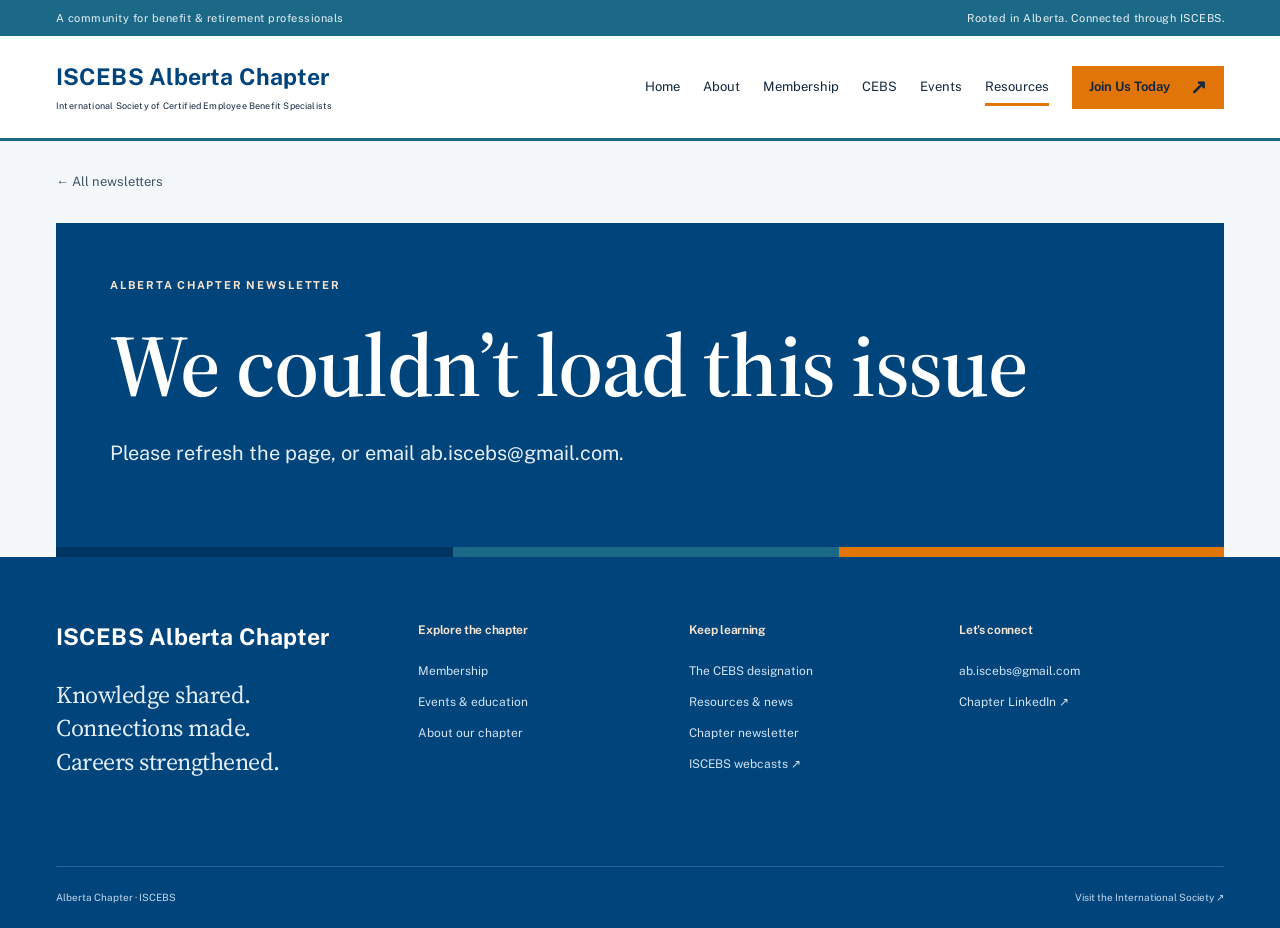
<file: newsletter-issue.html>
<!doctype html><html lang="en-CA"><head><meta charset="UTF-8"><meta name="viewport" content="width=device-width,initial-scale=1"><meta name="description" content="Read the Alberta Chapter newsletter: chapter news, upcoming events, CEBS updates and member highlights."><meta property="og:type" content="website"><meta property="og:site_name" content="Alberta Chapter of ISCEBS"><meta property="og:title" content="Chapter Newsletter | Alberta Chapter of ISCEBS"><meta property="og:description" content="Read the Alberta Chapter newsletter: chapter news, upcoming events, CEBS updates and member highlights."><meta property="og:url" content="https://abiscebs.com/newsletter-issue.html"><meta property="og:image" content="https://abiscebs.com/assets/share.jpg"><meta property="og:image:width" content="1200"><meta property="og:image:height" content="630"><meta property="og:image:alt" content="ISCEBS Alberta Chapter – Knowledge shared. Connections made."><meta property="og:locale" content="en_CA"><meta name="twitter:card" content="summary_large_image"><meta name="theme-color" content="#142f40"><title>Chapter Newsletter | Alberta Chapter of ISCEBS</title><link rel="icon" href="assets/favicon.svg" type="image/svg+xml"><link rel="stylesheet" href="assets/style.css"><link rel="preconnect" href="https://fonts.googleapis.com"><link rel="preconnect" href="https://fonts.gstatic.com" crossorigin><link rel="stylesheet" href="https://fonts.googleapis.com/css2?family=Public+Sans:wght@400;500;600;700&family=Source+Serif+4:opsz,wght@8..60,500;8..60,600;8..60,700&display=swap"><link rel="stylesheet" href="assets/vibrant.css"><script src="assets/site.js" defer></script><script src="assets/wix-config.js?v=2" defer></script><script src="assets/wix-client.js?v=2" defer></script><script src="assets/wix-newsletter.js?v=4" defer></script></head><body class="vibrant"><a class="skip-link" href="#main">Skip to content</a><div class="topline"><div class="wrap">A community for benefit & retirement professionals<span>Rooted in Alberta. Connected through ISCEBS.</span></div></div><header><div class="wrap header-inner"><a class="wordmark" href="index.html" aria-label="Alberta Chapter of ISCEBS home"><strong>ISCEBS Alberta Chapter</strong><small>International Society of Certified Employee Benefit Specialists</small></a><button class="menu-toggle" aria-controls="site-nav" aria-expanded="false">Menu <span aria-hidden="true">☰</span></button><nav id="site-nav" aria-label="Main navigation"><a href="index.html">Home</a><a href="about.html">About</a><a href="membership.html">Membership</a><a href="cebs.html">CEBS</a><a href="events.html">Events</a><a href="resources.html" aria-current="page">Resources</a><a class="button nav-join" data-site-link="membership" href="https://www.iscebs.org/membership/join-renew" target="_blank" rel="noopener noreferrer">Join Us Today<span aria-hidden="true">↗</span></a></nav></div></header><main id="main"><div data-issue-root><section class="wrap issue-hero"><div class="eyebrow">ALBERTA CHAPTER NEWSLETTER</div><p role="status">Loading the newsletter…</p></section></div></main><footer><div class="wrap footer-main"><div class="footer-brand"><a class="wordmark" href="index.html"><strong>ISCEBS Alberta Chapter</strong></a><p>Knowledge shared.<br>Connections made.<br>Careers strengthened.</p></div><div><h3>Explore the chapter</h3><a href="membership.html">Membership</a><a href="events.html">Events & education</a><a href="about.html">About our chapter</a></div><div><h3>Keep learning</h3><a href="cebs.html">The CEBS designation</a><a href="resources.html">Resources & news</a><a href="newsletter.html">Chapter newsletter</a><a data-site-link="iscebsWebcasts" href="https://www.iscebs.org/home/education---resources/webcasts" target="_blank" rel="noopener noreferrer">ISCEBS webcasts ↗</a></div><div><h3>Let’s connect</h3><a data-site-email="address" href="mailto:ab.iscebs@gmail.com">ab.iscebs@gmail.com</a><a data-site-link="chapterLinkedIn" href="https://www.linkedin.com/company/94094639/" target="_blank" rel="noopener noreferrer">Chapter LinkedIn ↗</a></div></div><div class="wrap footer-bottom"><span>Alberta Chapter · ISCEBS</span><a data-site-link="iscebsWebsite" href="https://www.iscebs.org/" target="_blank" rel="noopener noreferrer">Visit the International Society ↗</a></div></footer></body></html>
</file>
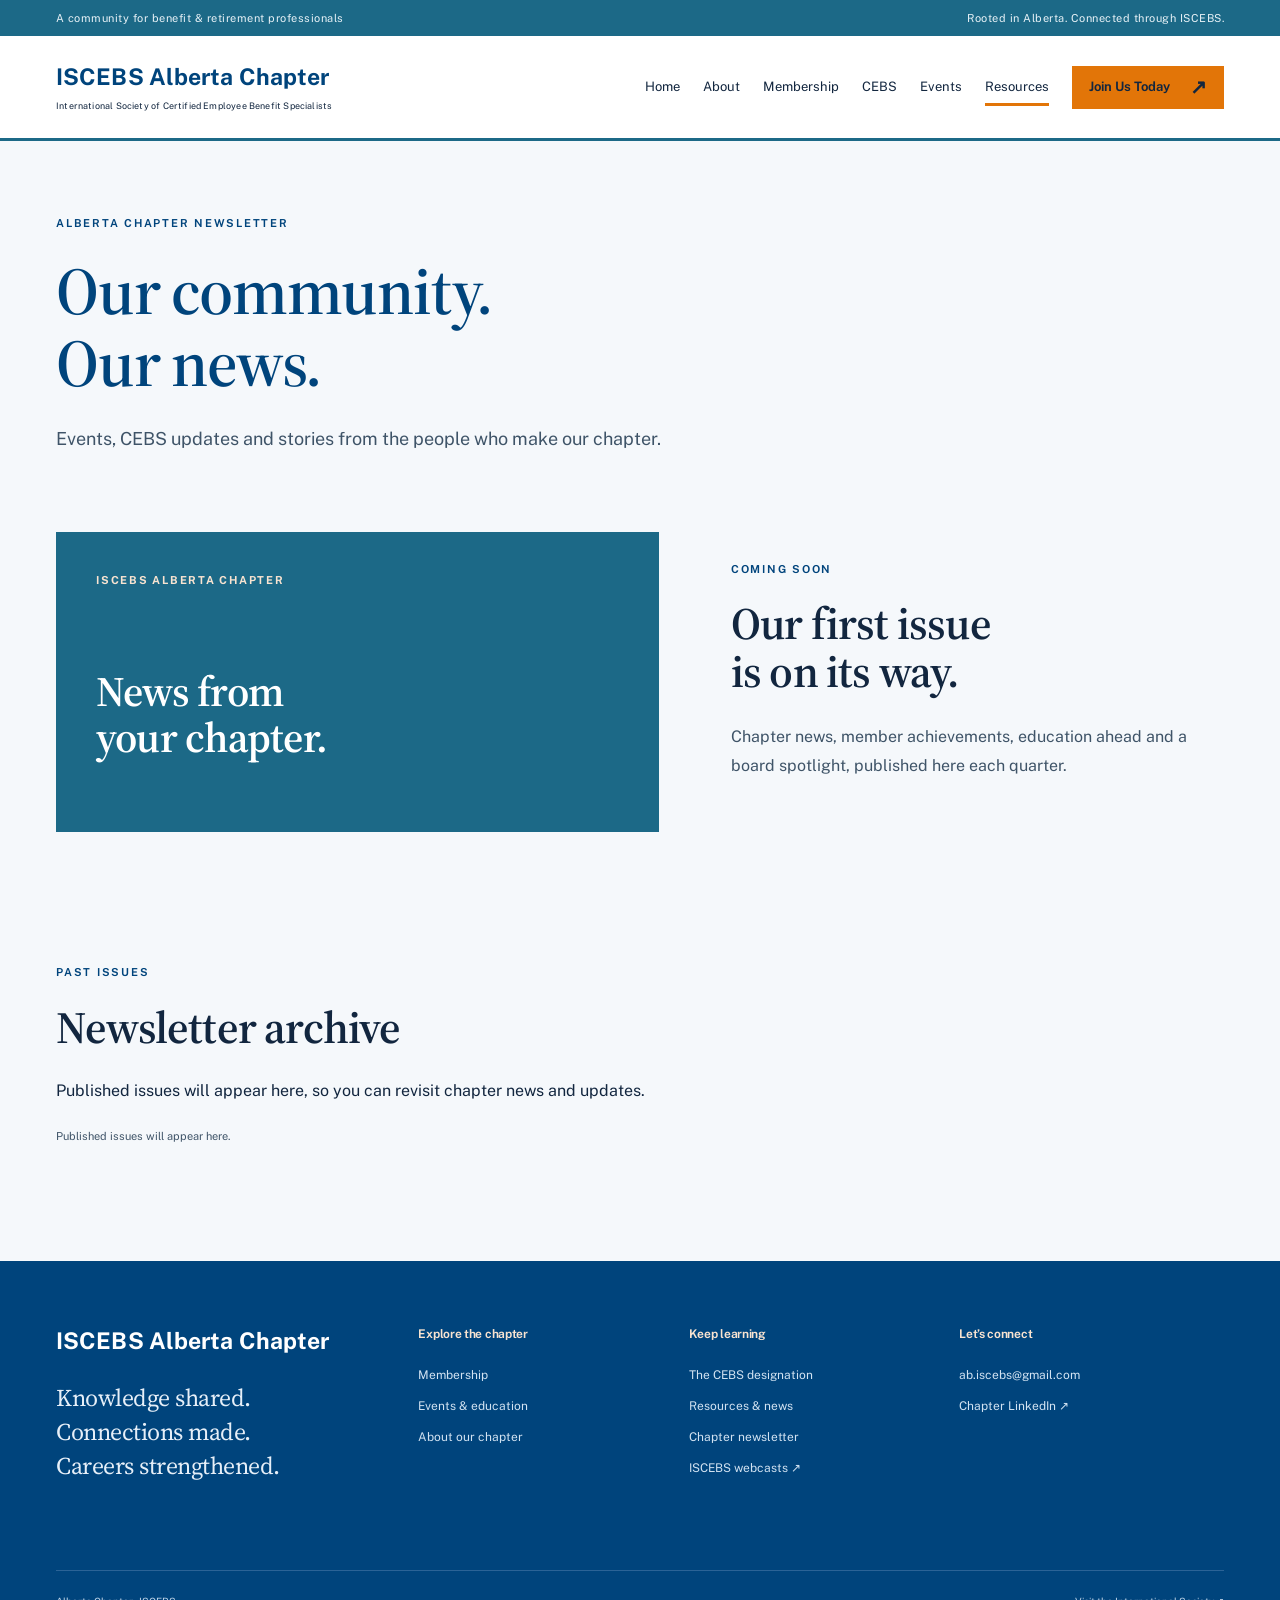
<file: newsletter.html>
<!doctype html><html lang="en-CA"><head><meta charset="UTF-8"><meta name="viewport" content="width=device-width,initial-scale=1"><meta name="description" content="Read the Alberta Chapter newsletter: chapter news, upcoming events, CEBS updates and member highlights."><meta property="og:type" content="website"><meta property="og:site_name" content="Alberta Chapter of ISCEBS"><meta property="og:title" content="Chapter Newsletter | Alberta Chapter of ISCEBS"><meta property="og:description" content="Read the Alberta Chapter newsletter: chapter news, upcoming events, CEBS updates and member highlights."><meta property="og:url" content="https://abiscebs.com/newsletter.html"><meta property="og:image" content="https://abiscebs.com/assets/share.jpg"><meta property="og:image:width" content="1200"><meta property="og:image:height" content="630"><meta property="og:image:alt" content="ISCEBS Alberta Chapter – Knowledge shared. Connections made."><meta property="og:locale" content="en_CA"><meta name="twitter:card" content="summary_large_image"><meta name="theme-color" content="#142f40"><title>Chapter Newsletter | Alberta Chapter of ISCEBS</title><link rel="icon" href="assets/favicon.svg" type="image/svg+xml"><link rel="stylesheet" href="assets/style.css"><link rel="preconnect" href="https://fonts.googleapis.com"><link rel="preconnect" href="https://fonts.gstatic.com" crossorigin><link rel="stylesheet" href="https://fonts.googleapis.com/css2?family=Public+Sans:wght@400;500;600;700&family=Source+Serif+4:opsz,wght@8..60,500;8..60,600;8..60,700&display=swap"><link rel="stylesheet" href="assets/vibrant.css"><script src="assets/site.js" defer></script><script src="assets/wix-config.js?v=2" defer></script><script src="assets/wix-client.js?v=2" defer></script><script src="assets/wix-newsletter.js?v=4" defer></script></head><body class="vibrant"><a class="skip-link" href="#main">Skip to content</a><div class="topline"><div class="wrap">A community for benefit & retirement professionals<span>Rooted in Alberta. Connected through ISCEBS.</span></div></div><header><div class="wrap header-inner"><a class="wordmark" href="index.html" aria-label="Alberta Chapter of ISCEBS home"><strong>ISCEBS Alberta Chapter</strong><small>International Society of Certified Employee Benefit Specialists</small></a><button class="menu-toggle" aria-controls="site-nav" aria-expanded="false">Menu <span aria-hidden="true">☰</span></button><nav id="site-nav" aria-label="Main navigation"><a href="index.html">Home</a><a href="about.html">About</a><a href="membership.html">Membership</a><a href="cebs.html">CEBS</a><a href="events.html">Events</a><a href="resources.html" aria-current="page">Resources</a><a class="button nav-join" data-site-link="membership" href="https://www.iscebs.org/membership/join-renew" target="_blank" rel="noopener noreferrer">Join Us Today<span aria-hidden="true">↗</span></a></nav></div></header><main id="main"><section class="page-intro wrap"><div class="eyebrow">ALBERTA CHAPTER NEWSLETTER</div><h1>Our community.<br>Our news.</h1><p class="intro-text">Events, CEBS updates and stories from the people who make our chapter.</p></section><section class="wrap newsletter-feature newsletter-latest" aria-labelledby="latest-heading" data-newsletter-latest><div class="newsletter-cover"><span class="eyebrow">ISCEBS Alberta Chapter</span><h2>News from<br>your chapter.</h2></div><div><div class="eyebrow">COMING SOON</div><h2 id="latest-heading">Our first issue<br>is on its way.</h2><p>Chapter news, member achievements, education ahead and a board spotlight, published here each quarter.</p></div></section><section class="wrap section newsletter-archive" aria-labelledby="archive-heading"><div class="eyebrow">PAST ISSUES</div><h2 id="archive-heading">Newsletter archive</h2><p>Published issues will appear here, so you can revisit chapter news and updates.</p><div data-newsletter-archive><p class="small-note">Published issues will appear here.</p></div></section></main><footer><div class="wrap footer-main"><div class="footer-brand"><a class="wordmark" href="index.html"><strong>ISCEBS Alberta Chapter</strong></a><p>Knowledge shared.<br>Connections made.<br>Careers strengthened.</p></div><div><h3>Explore the chapter</h3><a href="membership.html">Membership</a><a href="events.html">Events & education</a><a href="about.html">About our chapter</a></div><div><h3>Keep learning</h3><a href="cebs.html">The CEBS designation</a><a href="resources.html">Resources & news</a><a href="newsletter.html">Chapter newsletter</a><a data-site-link="iscebsWebcasts" href="https://www.iscebs.org/home/education---resources/webcasts" target="_blank" rel="noopener noreferrer">ISCEBS webcasts ↗</a></div><div><h3>Let’s connect</h3><a data-site-email="address" href="mailto:ab.iscebs@gmail.com">ab.iscebs@gmail.com</a><a data-site-link="chapterLinkedIn" href="https://www.linkedin.com/company/94094639/" target="_blank" rel="noopener noreferrer">Chapter LinkedIn ↗</a></div></div><div class="wrap footer-bottom"><span>Alberta Chapter · ISCEBS</span><a data-site-link="iscebsWebsite" href="https://www.iscebs.org/" target="_blank" rel="noopener noreferrer">Visit the International Society ↗</a></div></footer></body></html>
</file>
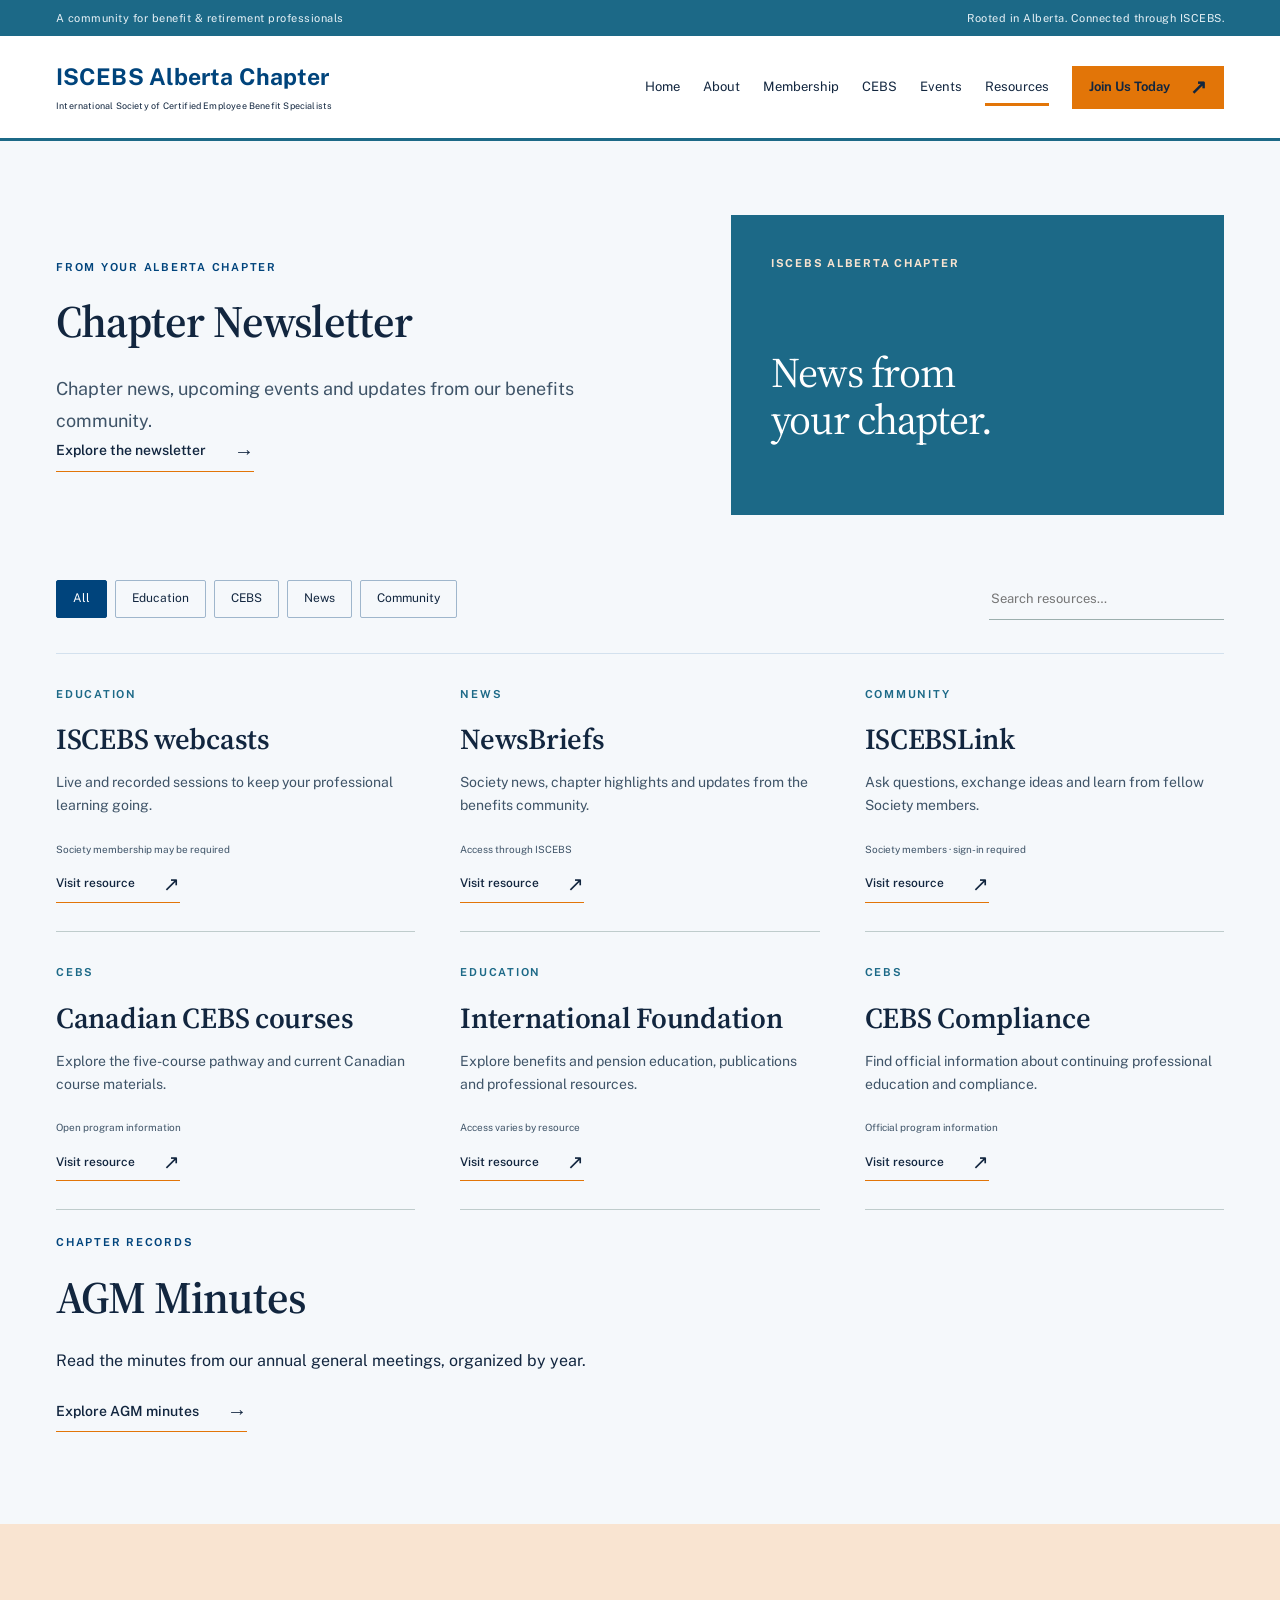
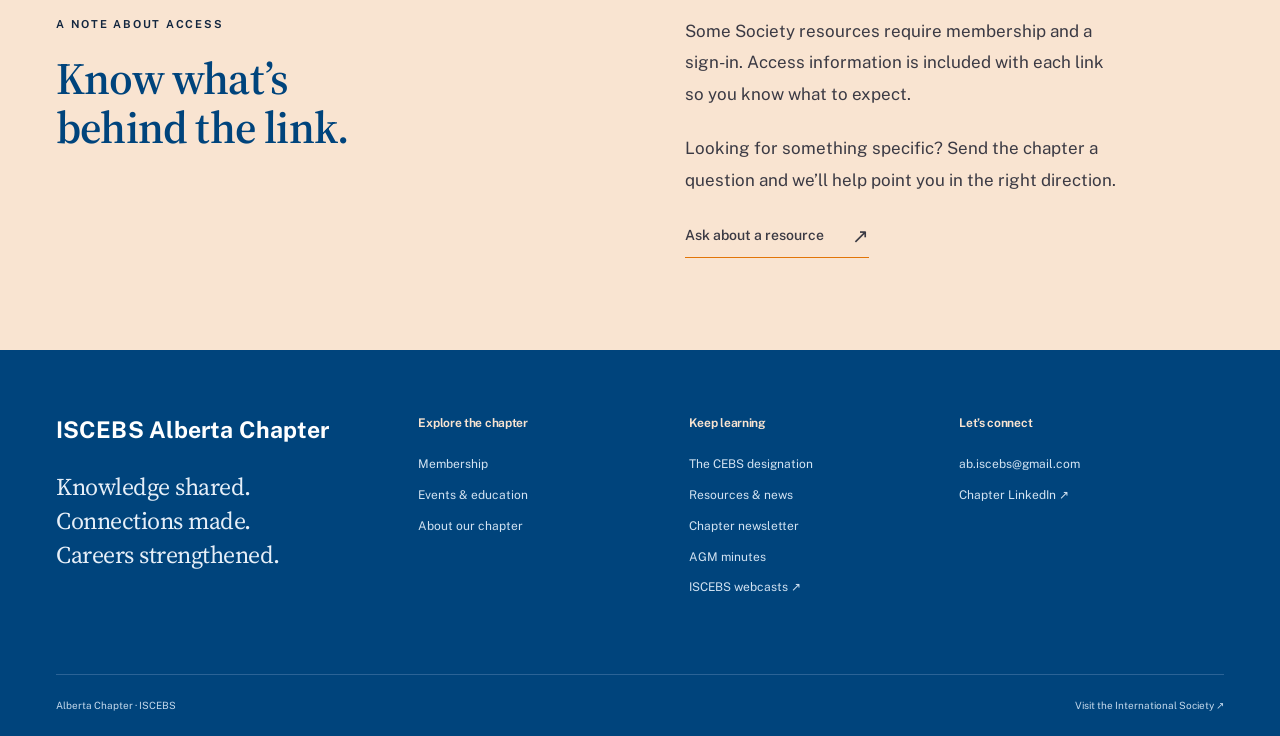
<file: resources.html>
<!doctype html><html lang="en-CA"><head><meta charset="UTF-8"><meta name="viewport" content="width=device-width,initial-scale=1"><meta name="description" content="Browse benefits and retirement resources, ISCEBS news, webcasts, peer conversations and Canadian CEBS education."><meta property="og:type" content="website"><meta property="og:site_name" content="Alberta Chapter of ISCEBS"><meta property="og:title" content="Resources & News | Alberta Chapter of ISCEBS"><meta property="og:description" content="Browse benefits and retirement resources, ISCEBS news, webcasts, peer conversations and Canadian CEBS education."><meta property="og:url" content="https://abiscebs.com/resources.html"><meta property="og:image" content="https://abiscebs.com/assets/share.jpg"><meta property="og:image:width" content="1200"><meta property="og:image:height" content="630"><meta property="og:image:alt" content="ISCEBS Alberta Chapter – Knowledge shared. Connections made."><meta property="og:locale" content="en_CA"><meta name="twitter:card" content="summary_large_image"><meta name="theme-color" content="#142f40"><title>Resources & News | Alberta Chapter of ISCEBS</title><link rel="icon" href="assets/favicon.svg" type="image/svg+xml"><link rel="stylesheet" href="assets/style.css"><link rel="preconnect" href="https://fonts.googleapis.com"><link rel="preconnect" href="https://fonts.gstatic.com" crossorigin><link rel="stylesheet" href="https://fonts.googleapis.com/css2?family=Public+Sans:wght@400;500;600;700&family=Source+Serif+4:opsz,wght@8..60,500;8..60,600;8..60,700&display=swap"><link rel="stylesheet" href="assets/vibrant.css"><link rel="stylesheet" href="assets/minutes.css?v=3"><script src="assets/site.js?v=3" defer></script><script src="assets/wix-config.js" defer></script><script src="assets/wix-client.js?v=2" defer></script><script src="assets/wix-content-render.js" defer></script><script src="assets/wix-content.js" defer></script></head><body class="vibrant"><a class="skip-link" href="#main">Skip to content</a><div class="topline"><div class="wrap">A community for benefit & retirement professionals<span>Rooted in Alberta. Connected through ISCEBS.</span></div></div><header><div class="wrap header-inner"><a class="wordmark" href="index.html" aria-label="Alberta Chapter of ISCEBS home"><strong>ISCEBS Alberta Chapter</strong><small>International Society of Certified Employee Benefit Specialists</small></a><button class="menu-toggle" aria-controls="site-nav" aria-expanded="false">Menu <span aria-hidden="true">☰</span></button><nav id="site-nav" aria-label="Main navigation"><a href="index.html">Home</a><a href="about.html">About</a><a href="membership.html">Membership</a><a href="cebs.html">CEBS</a><a href="events.html">Events</a><a href="resources.html" aria-current="page">Resources</a><a class="button nav-join" data-site-link="membership" href="https://www.iscebs.org/membership/join-renew" target="_blank" rel="noopener noreferrer">Join Us Today<span aria-hidden="true">↗</span></a></nav></div></header><main id="main"><h1 class="sr-only">Resources &amp; News</h1><section class="wrap section newsletter-feature page-top" id="newsletter" aria-labelledby="newsletter-heading"><div><div class="eyebrow">FROM YOUR ALBERTA CHAPTER</div><h2 id="newsletter-heading">Chapter Newsletter</h2><p class="intro-text">Chapter news, upcoming events and updates from our benefits community.</p><a class="text-link" href="newsletter.html">Explore the newsletter <span aria-hidden="true">→</span></a></div><div class="newsletter-cover"><span class="eyebrow">ISCEBS Alberta Chapter</span><h3>News from<br>your chapter.</h3></div></section><section class="wrap section resource-directory"><div class="resource-controls"><div class="filters" data-wix-resource-filters role="group" aria-label="Filter resources"><!-- cms:resource-filters --><button data-filter="All" aria-pressed="true">All</button><button data-filter="Education" aria-pressed="false">Education</button><button data-filter="CEBS" aria-pressed="false">CEBS</button><button data-filter="News" aria-pressed="false">News</button><button data-filter="Community" aria-pressed="false">Community</button><!-- /cms:resource-filters --></div><label class="search-label"><span class="sr-only">Search resources</span><input id="resource-search" type="search" placeholder="Search resources…"></label></div><div class="resource-list" data-wix-resources><!-- cms:resource-cards --><article class="resource-item" data-category="Education"><div class="eyebrow">EDUCATION</div><h3>ISCEBS webcasts</h3><p>Live and recorded sessions to keep your professional learning going.</p><span class="access-note">Society membership may be required</span><a class="text-link" data-site-link="iscebsWebcasts" href="https://www.iscebs.org/home/education---resources/webcasts" target="_blank" rel="noopener noreferrer">Visit resource<span aria-hidden="true">↗</span></a></article><article class="resource-item" data-category="News"><div class="eyebrow">NEWS</div><h3>NewsBriefs</h3><p>Society news, chapter highlights and updates from the benefits community.</p><span class="access-note">Access through ISCEBS</span><a class="text-link" href="https://www.iscebs.org/home/education---resources/newsbriefs" target="_blank" rel="noopener noreferrer">Visit resource<span aria-hidden="true">↗</span></a></article><article class="resource-item" data-category="Community"><div class="eyebrow">COMMUNITY</div><h3>ISCEBSLink</h3><p>Ask questions, exchange ideas and learn from fellow Society members.</p><span class="access-note">Society members · sign-in required</span><a class="text-link" href="https://www.iscebs.org/membership/iscebslink" target="_blank" rel="noopener noreferrer">Visit resource<span aria-hidden="true">↗</span></a></article><article class="resource-item" data-category="CEBS"><div class="eyebrow">CEBS</div><h3>Canadian CEBS courses</h3><p>Explore the five-course pathway and current Canadian course materials.</p><span class="access-note">Open program information</span><a class="text-link" data-site-link="canadianCebs" href="https://www.ifebp.org/cebs/home/courses-and-materials/courses---canada" target="_blank" rel="noopener noreferrer">Visit resource<span aria-hidden="true">↗</span></a></article><article class="resource-item" data-category="Education"><div class="eyebrow">EDUCATION</div><h3>International Foundation</h3><p>Explore benefits and pension education, publications and professional resources.</p><span class="access-note">Access varies by resource</span><a class="text-link" href="https://www.ifebp.org/" target="_blank" rel="noopener noreferrer">Visit resource<span aria-hidden="true">↗</span></a></article><article class="resource-item" data-category="CEBS"><div class="eyebrow">CEBS</div><h3>CEBS Compliance</h3><p>Find official information about continuing professional education and compliance.</p><span class="access-note">Official program information</span><a class="text-link" href="https://www.iscebs.org/cebs/cebs-compliance" target="_blank" rel="noopener noreferrer">Visit resource<span aria-hidden="true">↗</span></a></article><!-- /cms:resource-cards --></div><p id="resource-empty" hidden>No resources match that search. Try another word or category.</p></section><section class="wrap section minutes-resource" aria-labelledby="minutes-heading"><div><div class="eyebrow">CHAPTER RECORDS</div><h2 id="minutes-heading">AGM Minutes</h2><p>Read the minutes from our annual general meetings, organized by year.</p><a class="text-link" href="agm-minutes.html">Explore AGM minutes <span aria-hidden="true">→</span></a></div></section><section class="soft-section"><div class="wrap section split"><div><div class="eyebrow">A NOTE ABOUT ACCESS</div><h2>Know what’s<br>behind the link.</h2></div><div class="prose"><p>Some Society resources require membership and a sign-in. Access information is included with each link so you know what to expect.</p><p>Looking for something specific? Send the chapter a question and we’ll help point you in the right direction.</p><a class="text-link" data-site-email="link" href="mailto:ab.iscebs@gmail.com?subject=Resource%20question">Ask about a resource<span aria-hidden="true">↗</span></a></div></div></section></main><footer><div class="wrap footer-main"><div class="footer-brand"><a class="wordmark" href="index.html"><strong>ISCEBS Alberta Chapter</strong></a><p>Knowledge shared.<br>Connections made.<br>Careers strengthened.</p></div><div><h3>Explore the chapter</h3><a href="membership.html">Membership</a><a href="events.html">Events & education</a><a href="about.html">About our chapter</a></div><div><h3>Keep learning</h3><a href="cebs.html">The CEBS designation</a><a href="resources.html">Resources & news</a><a href="newsletter.html">Chapter newsletter</a><a href="agm-minutes.html">AGM minutes</a><a data-site-link="iscebsWebcasts" href="https://www.iscebs.org/home/education---resources/webcasts" target="_blank" rel="noopener noreferrer">ISCEBS webcasts ↗</a></div><div><h3>Let’s connect</h3><a data-site-email="address" href="mailto:ab.iscebs@gmail.com">ab.iscebs@gmail.com</a><a data-site-link="chapterLinkedIn" href="https://www.linkedin.com/company/94094639/" target="_blank" rel="noopener noreferrer">Chapter LinkedIn ↗</a></div></div><div class="wrap footer-bottom"><span>Alberta Chapter · ISCEBS</span><a data-site-link="iscebsWebsite" href="https://www.iscebs.org/" target="_blank" rel="noopener noreferrer">Visit the International Society ↗</a></div></footer></body></html>
</file>
<file: assets/style.css>
:root{--navy:#142f40;--ink:#173548;--blue:#355d70;--ivory:#f7f5ef;--paper:#fff;--muted:#586972;--line:#d9dfdf;--sage:#dfe8df;--gold:#dbcda9;--serif:Georgia,'Times New Roman',serif;--sans:'Aptos','Segoe UI',Arial,sans-serif}*{box-sizing:border-box}html{scroll-behavior:smooth;scroll-padding-top:100px}body{margin:0;color:var(--ink);background:var(--ivory);font-family:var(--sans);font-size:16px;line-height:1.65}a{color:inherit;text-decoration:none}button,input{font:inherit}button,a,input,summary{-webkit-tap-highlight-color:transparent}button{cursor:pointer}img{display:block;width:100%;height:100%;object-fit:cover}h1,h2,h3,p{margin-top:0}h1,h2{font-family:var(--serif);font-weight:400;letter-spacing:-.04em;line-height:1.1}h1{font-size:clamp(46px,5.2vw,76px)}h2{font-size:clamp(34px,3.5vw,50px);margin-bottom:26px}h3{font-size:22px;line-height:1.35;letter-spacing:-.025em;font-weight:550;margin-bottom:12px}p{margin-bottom:23px}em{font-weight:400}.wrap{max-width:1280px;width:calc(100% - 112px);margin-inline:auto}.eyebrow{font-size:11px;font-weight:650;letter-spacing:.16em;text-transform:uppercase;margin-bottom:22px;line-height:1.6}.topline{background:var(--navy);color:#e4e9e7;font-size:11px;letter-spacing:.045em}.topline>.wrap{display:flex;justify-content:space-between;padding-block:9px}header{background:var(--ivory);border-bottom:1px solid var(--line);position:sticky;top:0;z-index:10}.header-inner{display:flex;align-items:center;justify-content:space-between;min-height:102px;gap:28px}.wordmark{display:inline-block}.wordmark strong{font-weight:650;font-size:23px;letter-spacing:.025em;white-space:nowrap;line-height:1.3}.wordmark strong span{color:#85948d;font-weight:300;padding-inline:5px}.wordmark small{display:block;font-size:9px;letter-spacing:.02em;max-width:278px;margin-top:5px;line-height:1.5}nav{display:flex;align-items:center;gap:23px;font-size:13px}nav>a:not(.button){position:relative;padding-block:10px;white-space:nowrap}nav>a[aria-current=page]:after{content:'';position:absolute;height:2px;left:0;right:0;bottom:2px;background:var(--blue)}nav a:hover{color:var(--blue)}.button{display:inline-flex;align-items:center;justify-content:center;gap:30px;background:var(--navy);color:white;min-height:52px;padding:13px 24px;font-size:13px;font-weight:550;border:1px solid var(--navy);line-height:1.5;transition:background .2s,transform .2s}.button:hover{background:#2b5367;color:white;transform:translateY(-2px)}.button.light{background:var(--ivory);color:var(--navy);border-color:var(--ivory)}.button.light:hover{background:var(--sage)}.button.nav-join{min-height:43px;padding:10px 16px;gap:20px}.button span,.text-link span{font-size:20px;line-height:1}.text-link{display:inline-flex;align-items:center;justify-content:space-between;gap:28px;font-size:14px;font-weight:550;border-bottom:1px solid #899da5;padding-bottom:8px}.text-link:hover{color:#527184;border-color:currentColor}.menu-toggle{display:none}.hero{display:grid;grid-template-columns:1.03fr 1fr;min-height:650px}.hero-copy{background:var(--navy);color:var(--ivory);padding:70px 62px 48px max(56px,calc((100vw - 1280px)/2));display:flex;flex-direction:column;justify-content:center}.hero-copy .eyebrow{color:#bacac9}.hero h1{max-width:650px;font-size:clamp(45px,4.65vw,72px);margin-bottom:30px}.hero-copy p{max-width:540px;font-size:17px;color:#dee6e7;line-height:1.8}.actions{display:flex;gap:30px;align-items:center;flex-wrap:wrap;margin-top:16px}.hero-note{display:flex;align-items:center;gap:16px;font-size:11px;letter-spacing:.02em;color:#bfcece;margin-top:52px}.short-rule{width:28px;height:1px;background:var(--gold)}.hero-photo{position:relative;overflow:hidden}.hero-photo img{object-position:55% center}.hero-photo:after{content:'';position:absolute;inset:40% 0 0;background:linear-gradient(transparent,rgba(13,34,41,.6))}.photo-caption{position:absolute;z-index:1;bottom:47px;left:42px;font-family:var(--serif);font-size:33px;line-height:1.2;color:white;letter-spacing:-.03em}.chapter-strip{display:grid;grid-template-columns:repeat(3,1fr);border-bottom:1px solid var(--line);padding-block:30px;color:var(--muted);font-size:13px}.chapter-strip span{padding-left:25px;border-left:1px solid #a6b4b3}.chapter-strip span:first-child{padding-left:0;border:0}.section{padding-block:92px}.vision-grid{display:grid;grid-template-columns:.75fr 1.25fr;gap:110px}.prose{font-size:17px;color:#4a606c;line-height:1.85}.prose p:last-child{margin-bottom:0}.margin-note{color:#63746b;font-family:var(--serif);font-style:italic;font-size:26px;line-height:1.4;margin-top:50px;letter-spacing:-.02em}.credential-section{padding-block:88px;background:#e7ece7}.credential-grid{display:grid;grid-template-columns:.82fr 1.18fr;gap:95px;align-items:center}.credential-grid>div>h2{max-width:550px}.credential-art{min-height:440px;background:var(--navy);color:var(--ivory);padding:38px 38px 28px;display:flex;flex-direction:column;position:relative;overflow:hidden}.credential-art:after{content:'';position:absolute;width:360px;height:360px;border:1px solid #416070;border-radius:50%;right:-120px;bottom:-160px}.credential-art>span{font-size:9px;letter-spacing:.16em;z-index:1}.big-cebs{font-family:var(--serif);font-size:clamp(75px,7.6vw,117px);letter-spacing:-.055em;line-height:1.2;margin-block:42px 25px}.big-cebs>span{font-family:var(--sans);font-size:19px;vertical-align:top;display:inline-block;padding-top:15px}.credential-bottom{font-family:var(--serif);font-size:28px;line-height:1.3;margin-top:auto;padding-top:25px;z-index:1}.credential-section .text-link{margin-top:28px}.section-top{display:flex;justify-content:space-between;align-items:end;gap:30px;margin-bottom:38px}.section-top h2{margin-bottom:0}.section-top>.text-link{margin-bottom:5px;white-space:nowrap}.event-feature{display:flex;align-items:center;gap:37px;border-top:1px solid #aab7b8;border-bottom:1px solid #aab7b8;padding:32px 0}.event-feature:hover .event-info h3{color:#51758a}.event-date{width:96px;height:128px;flex-shrink:0;background:var(--sage);display:flex;flex-direction:column;align-items:center;justify-content:center;line-height:1.2}.event-date>span{letter-spacing:.13em;font-size:11px}.event-date strong{font-family:var(--serif);font-weight:400;font-size:58px;margin-block:2px}.event-date small{font-size:11px}.event-info .eyebrow{margin-bottom:9px;color:var(--muted)}.event-info h3{font-family:var(--serif);font-size:31px;font-weight:400;margin-bottom:10px}.event-info p{margin-bottom:10px;color:var(--muted)}.event-meta{font-size:12px}.round-arrow{margin-left:auto;flex-shrink:0;border:1px solid #99acad;border-radius:50%;width:49px;height:49px;display:grid;place-items:center;font-size:24px}.resource-feature{display:grid;grid-template-columns:1.1fr .9fr;background:#e8ece9;margin-bottom:100px}.resource-photo{min-height:400px}.resource-photo img{object-position:60% center}.resource-copy{padding:62px 50px}.resource-copy p{color:var(--muted);max-width:400px}.join-band{background:var(--navy);color:var(--ivory);padding-block:62px}.join-inner{display:flex;align-items:center;justify-content:space-between;gap:50px}.join-inner .eyebrow{color:#bdcbc9;margin-bottom:17px}.join-inner h2{margin-bottom:17px}.join-inner p{color:#cbd8d8;margin:0}.join-inner>.button{flex-shrink:0}footer{background:#f0eee7}.footer-main{display:grid;grid-template-columns:1.4fr 1fr 1fr 1.15fr;gap:40px;padding-block:65px}.footer-brand p{font-family:var(--serif);font-size:24px;line-height:1.4;letter-spacing:-.02em;margin-top:24px}.footer-main h3{font-size:12px;font-weight:650;margin-bottom:24px}.footer-main>div>a:not(.wordmark){display:block;font-size:12px;color:#4f6570;margin-bottom:11px}.footer-main>div>p:not(.footer-brand p){font-size:12px;color:#4f6570;line-height:1.8}.footer-bottom{display:flex;justify-content:space-between;gap:20px;border-top:1px solid #cfd6d3;padding-block:22px;font-size:10px;color:var(--muted)}.page-intro{padding-top:74px;padding-bottom:53px}.page-intro h1{margin-bottom:25px;max-width:900px}.intro-text{font-size:18px;max-width:650px;color:var(--muted);line-height:1.75;margin-bottom:0}.membership-lead{display:grid;grid-template-columns:1fr 1fr;gap:85px;margin-bottom:95px}.membership-statement{background:var(--navy);padding:42px;color:var(--ivory);position:relative;overflow:hidden}.membership-statement h2{font-size:38px;max-width:400px;position:relative}.membership-statement p{color:#d1dedd;max-width:400px;position:relative}.member-reasons{align-self:center}.member-reasons article{display:flex;gap:25px;padding:25px 0;border-top:1px solid var(--line)}.member-reasons article:last-child{border-bottom:1px solid var(--line)}.member-reasons article>span{font-family:var(--serif);font-size:26px;color:#85958e}.member-reasons p{color:var(--muted);margin-bottom:0}.soft-section{background:#e9eee9}.split{display:grid;grid-template-columns:1fr 1fr;gap:90px}.split>div>p{color:var(--muted);max-width:440px}.steps{display:grid;grid-template-columns:repeat(3,1fr);gap:48px;margin-block:35px}.steps article{border-top:1px solid #97aaa9;padding-top:26px}.steps article>span{font-family:var(--serif);font-size:35px;color:#768d88;display:block;margin-bottom:25px}.steps p{color:var(--muted)}.faq-section{display:grid;grid-template-columns:.85fr 1.15fr;gap:80px;padding-top:30px}.faq details{border-top:1px solid #bdc9ca;padding:20px 0}.faq details:last-child{border-bottom:1px solid #bdc9ca}.faq summary{list-style:none;cursor:pointer;font-size:16px;font-weight:550;display:flex;justify-content:space-between;gap:25px}.faq summary::-webkit-details-marker{display:none}.faq summary>span{font-size:23px;line-height:1.2;font-weight:400}.faq details[open] summary>span{transform:rotate(45deg)}.faq details>div{padding-top:17px;color:var(--muted)}.faq a{text-decoration:underline;text-underline-offset:3px}.cebs-intro{padding-top:10px}.cebs-intro .credential-art{min-height:420px}.cebs-intro .button{margin-top:25px}.designation-tracks{display:grid;grid-template-columns:1fr 1fr;gap:30px}.designation-tracks article{border-top:1px solid #96aaa5;padding-top:25px}.designation-tracks .eyebrow{font-size:9px;margin-bottom:12px;letter-spacing:.1em}.designation-tracks h3{font-family:var(--serif);font-size:50px;font-weight:400}.designation-tracks p{font-size:13px;color:var(--muted)}.track-note{grid-column:1/-1;border-top:1px solid #b9c9c2;padding-top:18px;color:var(--muted);font-size:13px}.course-list{padding:0;margin:0;list-style:none}.course-list li{display:flex;align-items:center;gap:24px;padding:22px 0;border-top:1px solid #bdc9ca}.course-list li:last-child{border-bottom:1px solid #bdc9ca}.course-list li>strong{font-size:13px;width:85px;flex-shrink:0}.course-list h3{font-size:16px;margin-bottom:4px}.course-list div>span{font-size:11px;color:var(--muted)}.course-index{margin-left:auto;color:#91a0a0;font-family:var(--serif);font-size:22px}.featured-event{display:grid;grid-template-columns:1fr 1fr;gap:80px;margin-bottom:90px;align-items:start}.event-poster{background:var(--navy);color:var(--ivory);padding:42px;min-height:570px;display:flex;flex-direction:column;position:relative;overflow:hidden}.event-poster:after{content:'';position:absolute;inset:auto -60px -160px auto;width:350px;height:350px;border:1px solid #416575;border-radius:50%}.event-poster h2{font-size:clamp(40px,4.5vw,64px);margin-block:43px 60px}.event-poster h2 em{color:var(--gold)}.poster-bottom{display:flex;flex-direction:column;margin-top:auto;position:relative;z-index:1}.poster-bottom strong{font-family:var(--serif);font-size:32px;font-weight:400}.poster-bottom span{font-size:12px;letter-spacing:.05em;color:#bbcecc}.tag{display:inline-block;font-size:10px;letter-spacing:.04em;padding:5px 10px;background:var(--sage);margin-bottom:22px}.event-details h2{font-size:38px}.event-details>p{color:var(--muted)}dl{margin-block:28px}dl>div{display:grid;grid-template-columns:100px 1fr;gap:17px;border-top:1px solid var(--line);padding:14px 0;font-size:13px}dt{font-weight:600}dd{margin:0;color:var(--muted)}.small-note{font-size:11px;color:var(--muted);line-height:1.7;margin-top:20px}.resource-row{border-top:1px solid #b7c9c1;padding-top:20px;margin-top:25px}.resource-row small{display:block;font-size:11px;margin-top:10px}.resource-controls{display:flex;justify-content:space-between;gap:25px;align-items:center;padding-bottom:33px;border-bottom:1px solid var(--line)}.filters{display:flex;gap:8px;flex-wrap:wrap}.filters button{border:1px solid #b9c8c5;background:transparent;padding:8px 16px;font-size:12px;border-radius:2px;color:var(--ink)}.filters button[aria-pressed=true]{background:var(--navy);color:white;border-color:var(--navy)}.filters button:hover{border-color:var(--navy)}.search-label input{width:235px;background:transparent;border:0;border-bottom:1px solid #9cafae;padding:9px 2px;font-size:13px;color:var(--ink);border-radius:0}.resource-list{display:grid;grid-template-columns:repeat(3,1fr);column-gap:45px}.resource-item{padding:32px 0 28px;border-bottom:1px solid #bfcccc;display:flex;flex-direction:column}.resource-item .eyebrow{color:#52675d;margin-bottom:17px}.resource-item h3{font-family:var(--serif);font-size:29px;font-weight:400}.resource-item p{color:var(--muted);font-size:14px}.access-note{font-size:10px;color:var(--muted);margin-top:auto;margin-bottom:17px}.resource-item .text-link{align-self:start;font-size:12px}.about-image{height:425px;position:relative;overflow:hidden}.about-image:after{content:'';position:absolute;inset:0;background:linear-gradient(90deg,rgba(10,30,39,.55),transparent)}.about-image img{object-position:center 48%}.image-label{position:absolute;bottom:45px;left:45px;z-index:1;font-family:var(--serif);font-size:36px;color:#fff;line-height:1.2;letter-spacing:-.03em}.sr-only{position:absolute;width:1px;height:1px;padding:0;margin:-1px;overflow:hidden;clip:rect(0,0,0,0);white-space:nowrap;border:0}.skip-link{position:fixed;top:-80px;left:20px;z-index:100;background:var(--ivory);padding:12px 20px;border:2px solid var(--navy)}.skip-link:focus{top:12px}:focus-visible{outline:3px solid #ba914d;outline-offset:5px}[hidden]{display:none!important}
@media(min-width:1600px){.hero-copy{padding-right:80px}.hero{min-height:730px}}
@media(max-width:1150px){.wrap{width:calc(100% - 72px)}.header-inner{gap:20px}nav{gap:16px;font-size:12px}.wordmark strong{font-size:20px}.wordmark small{font-size:8px;max-width:235px}.hero-copy{padding:55px 40px 40px 36px}.hero h1{font-size:54px}.hero{min-height:625px}.hero-copy p{font-size:15px}.credential-grid,.vision-grid{gap:55px}.credential-art{padding:30px;min-height:420px}.footer-main{gap:22px}.footer-brand .wordmark strong{font-size:18px}.featured-event{gap:45px}.split{gap:55px}}
@media(max-width:960px){.header-inner{min-height:87px}.menu-toggle{display:flex;gap:15px;align-items:center;background:transparent;color:var(--ink);padding:10px 0;border:0;font-size:13px}nav{display:none;position:absolute;top:100%;left:0;right:0;background:var(--ivory);padding:20px 36px 30px;border-bottom:1px solid var(--line);box-shadow:0 12px 20px #142f4012}nav.open{display:flex;align-items:stretch;flex-direction:column;gap:8px}nav a{font-size:15px}nav .button{align-self:start;margin-top:10px}nav>a[aria-current=page]:after{width:32px}.hero h1{font-size:47px}.hero{min-height:600px}.hero-copy{padding-right:30px}.hero .actions{gap:22px}.hero .button{padding:12px 18px;gap:18px}.hero-note{font-size:10px;margin-top:40px}.photo-caption{left:30px;font-size:29px}.section{padding-block:70px}.vision-grid{grid-template-columns:.65fr 1.35fr;gap:45px}.prose{font-size:16px}.credential-grid{gap:45px;grid-template-columns:.85fr 1.15fr}.credential-section{padding-block:70px}.credential-art{min-height:430px;padding:26px}.big-cebs{font-size:78px}.resource-copy{padding:40px 30px}.resource-photo{min-height:375px}.resource-copy h2{font-size:35px}.resource-feature{margin-bottom:70px}.join-inner h2{font-size:37px}.join-inner p{font-size:14px}.footer-main{grid-template-columns:1.3fr 1fr;row-gap:35px}.membership-lead{gap:45px;margin-bottom:70px}.membership-statement{padding:30px}.membership-statement h2{font-size:33px}.steps{gap:30px}.faq-section{gap:45px}.designation-tracks{gap:20px}.course-list li{gap:15px}.course-list li>strong{width:75px;font-size:12px}.course-list h3{font-size:14px}.featured-event{gap:35px}.event-poster{padding:30px;min-height:550px}.event-poster h2{font-size:43px}.event-details h2{font-size:32px}.event-details .button{font-size:12px;gap:15px;padding:12px 15px}.resource-controls{align-items:start;flex-direction:column}.resource-list{grid-template-columns:repeat(2,1fr)}.resource-controls .search-label,.search-label input{width:100%}}
@media(max-width:650px){.wrap{width:calc(100% - 40px)}.topline>.wrap{font-size:9px;letter-spacing:0;padding-block:7px}.topline span{display:none}.header-inner{min-height:80px;gap:15px}.wordmark strong{font-size:19px}.wordmark small{max-width:210px;font-size:7px}.hero{display:flex;flex-direction:column}.hero-copy{padding:44px 24px 35px}.hero h1{font-size:46px;line-height:1.07;max-width:420px;margin-bottom:25px}.hero-copy p{font-size:15px}.hero-copy .eyebrow{font-size:10px}.hero-note{margin-top:32px}.hero-photo{height:310px}.hero-photo img{object-position:center 60%}.photo-caption{bottom:25px;left:25px;font-size:28px}.chapter-strip{padding-block:21px;font-size:10px;gap:10px;line-height:1.5}.chapter-strip span{padding-left:12px}.section{padding-block:52px}h2{font-size:35px}.vision-grid,.credential-grid,.split,.membership-lead,.featured-event,.faq-section{grid-template-columns:1fr;gap:28px}.margin-note{display:none}.vision-grid h2{margin-bottom:0}.prose{font-size:15px}.credential-section{padding-block:48px}.credential-grid{gap:34px}.credential-art{min-height:325px;max-width:none;padding:28px}.big-cebs{font-size:103px;margin-block:20px}.credential-bottom{font-size:25px;padding-top:17px}.credential-art:after{right:-60px}.section-top{align-items:start;flex-direction:column;gap:22px;margin-bottom:26px}.section-top h2{max-width:330px}.event-feature{gap:20px;padding-block:25px;position:relative;align-items:start}.event-date{width:69px;height:105px}.event-date strong{font-size:47px}.event-date>span,.event-date small{font-size:9px}.event-info .eyebrow{font-size:8px}.event-info h3{font-size:25px}.event-info p{font-size:12px;margin-bottom:8px}.event-meta{font-size:10px;padding-right:15px}.round-arrow{display:none}.resource-feature{display:flex;flex-direction:column;margin-bottom:50px}.resource-photo{min-height:0;height:245px}.resource-copy{padding:33px 25px 38px}.resource-copy .eyebrow{font-size:10px}.resource-copy h2{font-size:34px}.resource-copy p{font-size:14px}.join-band{padding-block:44px}.join-inner{align-items:start;flex-direction:column;gap:24px}.join-inner h2{font-size:36px}.join-inner p{font-size:14px}.footer-main{grid-template-columns:1fr 1fr;gap:30px 20px;padding-block:45px}.footer-brand{grid-column:1/-1}.footer-brand p{font-size:22px;margin-bottom:0}.footer-main>div:last-child{grid-column:1/-1}.footer-main h3{font-size:11px;margin-bottom:18px}.footer-main>div>a:not(.wordmark){font-size:11px}.footer-bottom{flex-direction:column;gap:10px;padding-block:20px}.page-intro{padding-top:45px;padding-bottom:35px}.page-intro h1{font-size:45px}.intro-text{font-size:16px}.membership-lead{margin-bottom:50px}.membership-statement{padding:32px}.membership-statement h2{font-size:35px}.member-reasons article{padding-block:21px}.member-reasons article>span{font-size:23px}.member-reasons h3{font-size:21px}.member-reasons p{font-size:14px}.steps{grid-template-columns:1fr;gap:22px;margin-block:28px}.steps article{display:grid;grid-template-columns:45px 1fr;column-gap:15px;padding-top:20px}.steps article>span{grid-row:1/3;font-size:27px}.steps h3{font-size:20px}.steps p{font-size:14px;margin:0}.faq-section{padding-top:10px;padding-bottom:55px}.faq summary{font-size:15px}.faq details>div{font-size:14px}.cebs-intro{padding-top:5px}.cebs-intro .credential-art{min-height:310px}.designation-tracks{grid-template-columns:1fr;gap:25px}.designation-tracks h3{font-size:45px;margin-bottom:15px}.designation-tracks p{margin-bottom:12px}.course-list li{gap:15px}.course-list li>strong{width:79px;font-size:12px}.course-list h3{font-size:15px}.course-index{font-size:18px}.featured-event{margin-bottom:50px;gap:30px}.event-poster{min-height:420px;padding:30px}.event-poster h2{font-size:46px;margin-block:28px 45px}.poster-bottom strong{font-size:29px}.event-details h2{font-size:34px}.event-details>p{font-size:15px}dl>div{grid-template-columns:80px 1fr;font-size:12px}.event-details .button{min-height:52px;font-size:12px}.filters{gap:6px}.filters button{padding:7px 12px;font-size:11px}.resource-list{grid-template-columns:1fr}.resource-item{padding-block:26px}.resource-item h3{font-size:28px}.resource-item p{margin-bottom:17px}.resource-item .eyebrow{font-size:9px;margin-bottom:12px}.about-image{height:320px}.image-label{left:25px;bottom:27px;font-size:30px}.about-image img{object-position:60% center}.actions{gap:23px}.button{gap:24px;font-size:12px;padding:13px 21px}.eyebrow{font-size:10px;margin-bottom:18px}}
@media(prefers-reduced-motion:reduce){html{scroll-behavior:auto}*,*:before,*:after{transition:none!important}}

@media(max-width:360px){.wordmark strong{font-size:17px}.wordmark small{max-width:185px}.menu-toggle{font-size:12px;gap:8px}.hero h1{font-size:40px}.hero .actions{gap:17px}.hero .button{gap:14px}}

.registration-panel{border-top:1px solid var(--line,#d8dedb);padding:24px 0;margin-top:20px}.registration-panel h3{font-size:1.4rem;margin:0 0 12px}.registration-panel p{margin-bottom:16px}.registration-panel [hidden]{display:none!important}

.board-intro{display:grid;grid-template-columns:1fr 1fr;gap:48px;align-items:end;margin-bottom:44px}.board-intro p{max-width:520px;margin:0;line-height:1.8}.board-grid{display:grid;grid-template-columns:repeat(3,minmax(0,1fr));column-gap:40px;row-gap:0}.board-member{border-top:1px solid #cbd3d0;padding:30px 0;display:flex;flex-direction:column;align-items:flex-start;min-width:0}.board-member .eyebrow{font-size:.68rem;letter-spacing:.12em;line-height:1.6}.board-member h3{font-family:Georgia,serif;font-size:1.65rem;line-height:1.2;margin:15px 0 8px;font-weight:400}.board-credentials{font-size:.85rem;line-height:1.65;margin:0 0 20px;max-width:290px}.board-link{margin-top:auto;font-size:.85rem;text-decoration:none;border-bottom:1px solid currentColor;padding-bottom:3px}.board-link:hover{opacity:.7}@media(max-width:900px){.board-grid{grid-template-columns:repeat(2,minmax(0,1fr))}}@media(max-width:600px){.board-intro{grid-template-columns:1fr;gap:20px}.board-grid{grid-template-columns:1fr}.board-member{padding:26px 0}}

.board-portrait{background:#e4e9e7;display:block;width:160px;max-width:100%;height:auto;aspect-ratio:372/491;object-fit:cover;margin:0 0 20px;border-radius:2px}.board-member{padding-top:24px}

.board-work{font-size:.83rem;line-height:1.65;color:#53626b;margin:0 0 22px;max-width:290px}.board-member .board-credentials{margin-bottom:10px}.board-member .board-link{margin-top:12px}

.chapter-context .section{padding-bottom:40px}#board{padding-top:40px}@media(max-width:600px){.chapter-context .section{padding-bottom:28px}#board{padding-top:28px}}

.newsletter-feature{display:grid;grid-template-columns:1.1fr .9fr;align-items:center;gap:72px}.newsletter-feature p{color:var(--muted);line-height:1.8;max-width:520px}.newsletter-cover{background:#142f40;color:#f7f5ef;padding:40px;min-height:300px;display:flex;flex-direction:column;justify-content:space-between}.newsletter-cover .eyebrow{color:#bccdca}.newsletter-cover h3,.newsletter-cover h2{font-family:Georgia,serif;font-size:42px;font-weight:400;line-height:1.12;margin:32px 0}.newsletter-cover p{color:#d5dfdc;font-size:14px;margin:0}.newsletter-latest{padding-block:24px 40px}.newsletter-empty{border-top:1px solid #cbd3d0;margin-top:30px;padding:24px 0;color:var(--muted)}@media(max-width:700px){.newsletter-feature{grid-template-columns:1fr;gap:30px}.newsletter-cover{padding:30px;min-height:260px}.newsletter-cover h3,.newsletter-cover h2{font-size:36px}}

.issue-breadcrumb{display:flex;justify-content:space-between;gap:20px;padding-block:30px;font-size:13px;color:var(--muted)}.issue-hero{background:#142f40;color:#f7f5ef;padding:54px}.issue-hero .eyebrow{color:#c4d7d0}.issue-hero h1{font-size:clamp(48px,7vw,88px);margin:24px 0;line-height:1.03}.issue-hero>p{max-width:620px;color:#d4dfdc;font-size:20px}.issue-meta{display:flex;flex-wrap:wrap;gap:22px;margin-top:38px;font-size:12px;letter-spacing:.12em}.issue-draft{color:#ead8ae}.issue-contents{display:flex;flex-wrap:wrap;gap:22px;padding-block:28px;border-bottom:1px solid #cbd3d0;font-size:14px}.issue-contents>span{font-size:11px;letter-spacing:.1em;align-self:center}.issue-body{max-width:1100px}.issue-section{padding-block:64px;border-bottom:1px solid #cbd3d0;scroll-margin-top:40px}.issue-section h2{font-size:clamp(32px,4vw,48px)}.issue-lead{font-size:20px;color:var(--muted)}.president-message,.society-feature,.board-spotlight{display:grid;grid-template-columns:.85fr 1.3fr;gap:64px}.issue-president-photo{width:120px;height:auto;margin-bottom:22px}.issue-byline{font-size:14px;color:var(--muted)}.achievement-grid{display:grid;grid-template-columns:repeat(3,1fr);gap:28px;margin-top:32px}.achievement-grid article{border-top:3px solid #a2b6ae;padding-top:20px}.achievement-grid h3{font:26px Georgia,serif}.achievement-grid p{color:var(--muted);line-height:1.7}.issue-callout{background:#e9eee9;padding:28px;margin-top:30px}.issue-callout p{max-width:800px;line-height:1.7}.education-list{margin:10px 0 30px}.education-list article{display:grid;grid-template-columns:36px 1fr 150px;gap:24px;border-top:1px solid #cbd3d0;padding:24px 0}.education-list h3{font:26px Georgia,serif;margin:0 0 10px}.education-list p{margin:0;color:var(--muted);line-height:1.7}.education-list small{color:var(--muted);line-height:1.6}.society-feature{background:#e9eee9;padding-inline:30px}.society-links a{display:block;text-decoration:none;padding:18px 0;border-bottom:1px solid #c0cbc4}.society-links span{display:block;color:var(--muted);font-size:14px;margin-top:8px}.board-spotlight img{width:190px;max-width:100%;height:auto;margin-bottom:24px}.board-spotlight h3{font:30px Georgia,serif}.issue-closing{padding:60px 0}.issue-closing p{color:var(--muted)}.issue-closing .text-link{margin:22px}@media(max-width:700px){.issue-hero{padding:30px}.issue-breadcrumb{flex-direction:column;gap:8px}.president-message,.society-feature,.board-spotlight,.achievement-grid{grid-template-columns:1fr;gap:30px}.issue-section{padding-block:40px}.education-list article{grid-template-columns:28px 1fr;gap:16px}.education-list small{grid-column:2}.society-feature{padding-inline:20px}.issue-contents{gap:16px}.issue-hero>p{font-size:17px}}
.featured-event+.featured-event{margin-top:48px}
.featured-event-empty{border-top:1px solid #aab7b8;border-bottom:1px solid #aab7b8}.featured-event-empty p{max-width:620px;line-height:1.8}

.rsvp-form{display:grid;gap:16px;margin-top:8px;max-width:520px}
.rsvp-field{display:grid;gap:6px;font-size:.9rem;border:0;padding:0;margin:0}
.rsvp-field>span,.rsvp-field legend{font-weight:600;font-size:.85rem;padding:0}
.rsvp-field input:not([type=radio]):not([type=checkbox]),.rsvp-field select,.rsvp-field textarea{font:inherit;padding:11px 12px;border:1px solid #aab7b8;border-radius:2px;background:#fff;color:inherit;width:100%;box-sizing:border-box}
.rsvp-field input:focus,.rsvp-field select:focus,.rsvp-field textarea:focus{outline:2px solid var(--navy,#142f40);outline-offset:1px}
.rsvp-choice label{display:flex;gap:10px;align-items:center;font-weight:400;padding:3px 0}
.rsvp-choice.invalid legend{color:#a3261b}
.rsvp-error{color:#a3261b;font-size:.9rem;margin:0}
.rsvp-form button[type=submit]{justify-self:start;cursor:pointer}
.rsvp-form button[disabled]{opacity:.6;cursor:wait}

/* Past events (events.html) */
.past-events{max-width:1040px}
.past-events>h2{max-width:none;margin-bottom:22px}
.past-events>.past-intro{font-size:15px;color:var(--muted);line-height:1.7;margin:0 0 40px}
.past-year>h3{font-family:var(--serif);font-weight:400;font-size:22px;margin:0 0 18px;color:var(--ink)}
.past-list{list-style:none;margin:0 0 32px;padding:0}
.past-event{display:grid;grid-template-columns:197px 1fr;border-top:1px solid #cbd3d0;padding:26px 0 30px}
.past-event:last-child{border-bottom:1px solid #cbd3d0}
.past-event time{grid-row:span 2;font-size:13px;color:var(--muted);padding-top:6px}
.past-event h4{font-family:var(--serif);font-weight:400;font-size:24px;line-height:1.3;letter-spacing:-.02em;margin:0;color:var(--ink)}
.past-event p{margin:10px 0 0;font-size:13px;color:var(--muted)}
details.past-year{border-top:1px solid #cbd3d0;border-bottom:1px solid #cbd3d0}
details.past-year+details.past-year{border-top:0}
details.past-year>summary{cursor:pointer;padding:22px 0;font-size:14px;color:var(--ink);position:relative;padding-right:30px}
details.past-year>summary::after{content:"+";position:absolute;right:8px;top:50%;transform:translateY(-50%);font-size:18px;font-weight:300}
details.past-year[open]>summary::after{content:"\2212"}
details.past-year .past-list{margin:0}
details.past-year .past-event:last-child{border-bottom:0}
@media (max-width:700px){.past-event{grid-template-columns:1fr}.past-event time{grid-row:auto;padding:0 0 6px}.past-event h4{font-size:21px}}
div.past-year .past-list{margin-bottom:0}details.past-year{border-top:0}

/* Tickets (events.html) */
.ticket-form{display:grid;gap:16px;margin-top:8px;max-width:560px}
.ticket-list{display:grid}
.ticket-row{display:grid;grid-template-columns:1fr auto auto;gap:16px;align-items:center;border-top:1px solid #cbd3d0;padding:14px 0}
.ticket-row:last-child{border-bottom:1px solid #cbd3d0}
.ticket-row small{display:block;color:var(--muted);font-size:.8rem;margin-top:3px}
.ticket-price{font-size:.95rem;white-space:nowrap}
.ticket-qty select{font:inherit;padding:8px 10px;border:1px solid #aab7b8;border-radius:2px;background:#fff}
.ticket-status{font-size:.8rem;color:var(--muted)}
.ticket-form button[type=submit]{justify-self:start;cursor:pointer}
.ticket-form button[disabled]{opacity:.6;cursor:wait}
.sr-only{position:absolute;width:1px;height:1px;padding:0;margin:-1px;overflow:hidden;clip:rect(0,0,0,0);border:0}
.purchase-notice{background:var(--sage);padding:18px 22px;margin-top:24px;line-height:1.6}
.registration-panel .ticket-row:first-child{border-top:0}
.section.page-top{padding-top:74px;padding-bottom:0}.section.page-top+.section{padding-top:64px}
nav.issue-contents{position:static;background:none;box-shadow:none;padding-inline:0;border-bottom:1px solid #cbd3d0}
.issue-president-photo{width:220px;max-width:100%;aspect-ratio:3/4;object-fit:cover;margin-bottom:24px}.board-spotlight img{width:300px;max-width:100%;aspect-ratio:3/4;object-fit:cover;margin-bottom:24px}
.email-tool{padding-bottom:80px}.email-controls{display:grid;gap:18px;border-top:1px solid var(--line);padding-top:26px}.email-controls label{display:flex;flex-direction:column;gap:8px;font-size:12px;font-weight:650;letter-spacing:.08em;text-transform:uppercase;max-width:520px}.email-controls select{font:inherit;font-size:15px;text-transform:none;letter-spacing:0;font-weight:400;padding:11px 12px;border:1px solid #9cafae;background:#fff;color:var(--ink)}.email-buttons{display:flex;flex-wrap:wrap;gap:16px;align-items:center}.email-buttons button[disabled]{opacity:.45;cursor:not-allowed}.button.light-outline{background:transparent;color:var(--navy)}.button.light-outline:hover{background:var(--sage);color:var(--navy)}.email-buttons .text-link{background:none;border:0;border-bottom:1px solid #899da5;padding:0 0 6px;color:var(--ink)}.email-help{font-size:14px;color:var(--muted);margin:22px 0;max-width:760px}.email-help p{margin-bottom:8px}.email-preview{display:block;width:100%;height:1400px;border:1px solid var(--line);background:#f7f5ef}
.event-rows{margin-bottom:90px}.event-rows>h2{margin-bottom:22px}.event-row{display:grid;grid-template-columns:96px 1fr;gap:34px;border-top:1px solid #aab7b8;padding:28px 0;scroll-margin-top:120px}.event-row:last-child{border-bottom:1px solid #aab7b8}.event-row .event-date{width:96px;height:118px}.event-row-info .eyebrow{margin-bottom:8px;color:var(--muted)}.event-row-info h3{font-family:var(--serif);font-size:28px;font-weight:400;margin-bottom:8px}.event-row-desc{color:var(--muted);margin-bottom:8px;display:-webkit-box;-webkit-line-clamp:2;-webkit-box-orient:vertical;overflow:hidden}.event-row .event-meta{color:var(--ink)}.event-row .registration-panel{border:0;padding:0;margin-top:16px}.event-row .registration-panel>.button{min-height:44px;padding:10px 20px}@media(max-width:650px){.event-row{grid-template-columns:64px 1fr;gap:18px;padding:22px 0}.event-row .event-date{width:64px;height:90px}.event-row .event-date strong{font-size:38px}.event-row-info h3{font-size:23px}.event-rows{margin-bottom:50px}}
/* Membership: tighter lead section (no large AB mark) */
.membership-statement{display:flex;flex-direction:column;justify-content:center}.membership-statement .button{align-self:flex-start}.membership-statement h2{margin-bottom:18px}
@media(min-width:651px){.page-intro--tight{padding-top:48px;padding-bottom:28px}.membership-lead{gap:64px;margin-bottom:72px}.membership-statement{padding:48px 44px}.member-reasons article{padding:20px 0}}
@media(max-width:650px){.page-intro--tight{padding-top:32px;padding-bottom:20px}}
/* Events: less space above Past events */
@media(min-width:651px){.past-events{padding-top:0}.event-rows{margin-bottom:44px}}
@media(max-width:650px){.past-events{padding-top:0}.event-rows{margin-bottom:32px}}
</file>
<file: assets/vibrant.css>
/* Colour version 3: CEBS colours, used with meaning.
   Starting point: the IFEBP CEBS program site (ifebp.org/cebs).
   Colour system:  teal   = Group Benefits (GBA) track
                   orange = Retirement Plans (RPA) track
                   navy   = the CEBS designation / the chapter
                   peach  = warm supporting sections
   Type: Source Serif 4 (weighty serif echoing the CEBS wordmark) + Public Sans. */
:root{
  --cebs-navy:#00447C;
  --teal:#1C6987;
  --sky:#2A9DCB;
  --orange:#E27508;
  --orange-text:#A34E06;  /* orange dark enough for small text on light backgrounds */
  --peach:#F9E4D1;
  --pale-sky:#E3EFFB;
  --ink-dark:#12263F;
  --page:#F5F8FB;
  --serif:'Source Serif 4',Georgia,'Times New Roman',serif;
  --sans:'Public Sans','Segoe UI',Arial,sans-serif;
  --navy:var(--ink-dark);
  --ink:var(--ink-dark);
  --ivory:var(--page);
  --muted:#3F5468;
  --line:#D3E1EE;
  --sage:var(--pale-sky);
}
body.vibrant{background:var(--page);color:var(--ink-dark)}

/* Top line + header */
.vibrant .topline{background:var(--teal);color:#E8F2F7}
.vibrant header{background:#fff;border-bottom:3px solid var(--teal)}
.vibrant .wordmark strong{color:var(--cebs-navy)}
.vibrant nav>a[aria-current=page]:after{background:var(--orange);height:3px}
.vibrant nav a:hover{color:var(--teal)}

/* Buttons: CEBS orange with dark text (white on this orange is too faint to read) */
.vibrant .button{background:var(--orange);border-color:var(--orange);color:var(--ink-dark);font-weight:650}
.vibrant .button:hover{background:var(--cebs-navy);border-color:var(--cebs-navy);color:#fff}

/* Home hero: CEBS navy */
.vibrant .hero-copy{background:var(--cebs-navy);color:#fff;position:relative}
.vibrant .hero h1{color:#fff}
.vibrant .hero-copy p{color:#E6EFF8}
.vibrant .hero-note{color:#fff}
.vibrant .short-rule{background:var(--orange);height:3px;width:36px}

/* Three statements: a nod to the CEBS site's coloured button bar */
.vibrant .chapter-strip{padding-block:0;border-bottom:0;gap:0;color:#fff;font-size:15px;font-weight:600;width:100%;max-width:none}
.vibrant .chapter-strip span{border:0;padding:22px 26px}
.vibrant .chapter-strip span:first-child{padding-left:26px;background:#003562}
.vibrant .chapter-strip span:nth-child(2){background:var(--teal);color:#fff}
.vibrant .chapter-strip span:nth-child(3){background:var(--orange);color:var(--ink-dark)}

/* Text accents */
.vibrant .eyebrow{color:var(--cebs-navy)}
.vibrant .vision-grid h2,.vibrant .page-intro h1{color:var(--cebs-navy)}
.vibrant .margin-note{color:var(--teal)}
.vibrant .prose{color:var(--muted)}
.vibrant .text-link{border-color:var(--orange)}
.vibrant .text-link:hover{color:var(--orange-text)}

/* CEBS block: peach, like the CEBS designation section */
.vibrant .credential-section{background:var(--peach)}
.vibrant .credential-section .eyebrow{color:var(--ink-dark)}
.vibrant .credential-section h2{color:var(--cebs-navy)}
.vibrant .credential-section .prose{color:#3B3A44}
.vibrant .credential-art{background:var(--cebs-navy)}
.vibrant .credential-art:after{display:none}
.vibrant .credential-bottom{color:var(--peach)}

/* Home events teaser */
.vibrant .event-feature{border-color:#B9CCDD}
.vibrant .event-date{background:var(--teal);color:#fff}
.vibrant .event-feature:hover .event-info h3{color:var(--teal)}
.vibrant .round-arrow{border-color:var(--orange);color:var(--orange-text)}

/* Resources teaser */
.vibrant .resource-feature{background:var(--pale-sky);border-top:4px solid var(--cebs-navy)}

/* Join band: CEBS orange */
.vibrant .join-band{background:var(--teal);color:#fff}
.vibrant .join-inner h2{color:#fff}
.vibrant .join-inner .eyebrow{color:var(--peach)}
.vibrant .join-inner p{color:#E3EFF4}
.vibrant .join-band .button.light{background:var(--orange);border-color:var(--orange);color:var(--ink-dark)}
.vibrant .join-band .button.light:hover{background:#fff;border-color:#fff;color:var(--ink-dark)}

/* Footer: CEBS navy */
.vibrant footer{background:var(--cebs-navy);color:#E6EFF8}
.vibrant footer .wordmark strong{color:#fff}
.vibrant .footer-main>div>a:not(.wordmark),.vibrant .footer-main>div>p:not(.footer-brand p){color:#D2E3F2}
.vibrant .footer-main h3{color:var(--peach)}
.vibrant .footer-bottom{border-color:#2B6396;color:#C4D9EC}

/* ---------- Inner pages ---------- */
.vibrant .event-poster .eyebrow,.vibrant .newsletter-cover .eyebrow,.vibrant .membership-statement .eyebrow{color:var(--peach)}

/* Soft sections: peach */
.vibrant .soft-section{background:var(--peach)}
.vibrant .soft-section .eyebrow{color:var(--ink-dark)}
.vibrant .soft-section h2{color:var(--cebs-navy)}
.vibrant .soft-section p,.vibrant .soft-section .prose,.vibrant .soft-section .split>div>p,.vibrant .soft-section small,.vibrant .soft-section .resource-row small{color:#3B3A44}
.vibrant .soft-section .resource-row,.vibrant .designation-tracks article,.vibrant .track-note{border-color:rgba(18,38,63,.3)}
.vibrant .soft-section .designation-tracks h3{color:var(--cebs-navy)}
.vibrant .soft-section .designation-tracks p,.vibrant .soft-section .track-note{color:#3B3A44}

/* Membership */
.vibrant .membership-statement{background:var(--teal)}
.vibrant .membership-statement p{color:#E8F2F7}
.vibrant .member-reasons article>span,.vibrant .steps article>span,.vibrant .course-index{color:var(--orange-text)}
.vibrant .steps article{border-top:3px solid var(--cebs-navy)}
.vibrant .faq summary>span{color:var(--orange-text)}
.vibrant .faq details{border-color:#C6D7E6}

/* CEBS page */
.vibrant .course-list li>strong{color:var(--teal)}

/* Events page */
.vibrant .event-poster{background:var(--cebs-navy)}
.vibrant .event-poster:after{border-color:rgba(255,255,255,.3)}
.vibrant .event-poster h2 em{color:var(--orange)}
.vibrant .poster-bottom span{color:#D6E5F2}
.vibrant .tag{background:var(--peach);color:var(--ink-dark);font-weight:600}
.vibrant .event-row .event-date{background:var(--teal);color:#fff}
.vibrant .event-row{border-color:#B9CCDD}
.vibrant .past-event,.vibrant .past-year{border-color:#C6D7E6}

/* Resources + newsletter */
.vibrant .newsletter-cover{background:var(--teal)}
.vibrant .newsletter-cover p{color:#E8F2F7}
.vibrant .filters button{border-color:#9FB6CC}
.vibrant .filters button[aria-pressed=true]{background:var(--cebs-navy);border-color:var(--cebs-navy);color:#fff}
.vibrant .resource-item .eyebrow{color:var(--teal)}

/* About */
.vibrant .about-image:after{background:linear-gradient(90deg,rgba(0,68,124,.6),transparent)}
.vibrant .board-member .eyebrow{color:var(--teal)}

@media(max-width:650px){
  .vibrant .chapter-strip{grid-template-columns:1fr}
  .vibrant .cebs-map{grid-template-columns:1fr 1fr 1.25fr;gap:6px}
  .vibrant .cebs-map .chip{font-size:12px;padding:9px 8px}
  .vibrant .chapter-strip span,.vibrant .chapter-strip span:first-child{padding:14px 20px}
}

/* ---------- Typography: a weightier serif, less "thin and plain" ---------- */
body.vibrant{font-family:var(--sans)}
.vibrant h1,.vibrant h2{font-family:var(--serif);font-weight:600;letter-spacing:-.018em;line-height:1.08}
.vibrant .event-info h3,.vibrant .event-row-info h3,.vibrant .resource-item h3,.vibrant .board-member h3,.vibrant .designation-tracks h3,.vibrant .newsletter-cover h2,.vibrant .newsletter-cover h3,.vibrant .credential-bottom,.vibrant .photo-caption,.vibrant .image-label,.vibrant .footer-brand p,.vibrant .margin-note,.vibrant .poster-bottom strong{font-family:var(--serif)}
.vibrant .event-info h3,.vibrant .event-row-info h3,.vibrant .resource-item h3,.vibrant .board-member h3{font-weight:600;letter-spacing:-.01em}
.vibrant .big-cebs{font-family:var(--serif);font-weight:700;letter-spacing:-.03em}
.vibrant .wordmark strong{font-family:var(--sans);font-weight:700;letter-spacing:.005em}
.vibrant .hero h1{font-weight:600}

/* ---------- Signature: CEBS course map on the Home page card ---------- */
.vibrant .credential-art{background:var(--cebs-navy)}
.vibrant .credential-art .big-cebs{margin-block:26px 22px}
.vibrant .cebs-map{display:grid;grid-template-columns:1fr 1fr 1.3fr;grid-template-rows:auto auto auto;gap:8px;z-index:1;max-width:440px}
.vibrant .cebs-map .chip{display:flex;align-items:center;justify-content:center;padding:11px 10px;font-size:13px;font-weight:650;letter-spacing:.02em;border-radius:3px;white-space:nowrap}
.vibrant .cebs-map .gba{background:#22809F;color:#fff}
.vibrant .cebs-map .rpa{background:var(--orange);color:var(--ink-dark)}
.vibrant .cebs-map .gba:nth-child(1){grid-column:1;grid-row:1}
.vibrant .cebs-map .gba:nth-child(2){grid-column:2;grid-row:1}
.vibrant .cebs-map .rpa:nth-child(4){grid-column:1;grid-row:2}
.vibrant .cebs-map .rpa:nth-child(5){grid-column:2;grid-row:2}
.vibrant .cebs-map .shared{grid-column:3;grid-row:1/3;flex-direction:column;gap:2px;background:#fff;color:var(--cebs-navy);position:relative;overflow:hidden}
.vibrant .cebs-map .shared:before{content:'';position:absolute;left:0;top:0;bottom:0;width:6px;background:linear-gradient(var(--teal) 0 50%,var(--orange) 50% 100%)}
.vibrant .cebs-map .shared small{font-size:10px;font-weight:600;letter-spacing:.06em;color:#4A6076}
.vibrant .cebs-key{grid-column:1/-1;grid-row:3;display:flex;gap:18px;margin-top:6px;font-size:11px;color:#CFE0EF}
.vibrant .cebs-key span{display:inline-flex;align-items:center;gap:7px}
.vibrant .cebs-key span:before{content:'';width:10px;height:10px;border-radius:2px}
.vibrant .cebs-key .k-gba:before{background:#22809F}
.vibrant .cebs-key .k-rpa:before{background:var(--orange)}

/* ---------- Same colour meaning on the CEBS page ---------- */
.vibrant .designation-tracks article:nth-child(1){border-top:4px solid var(--teal)}
.vibrant .designation-tracks article:nth-child(2){border-top:4px solid var(--orange)}
.vibrant .soft-section .designation-tracks article:nth-child(1) h3{color:var(--teal)}
.vibrant .soft-section .designation-tracks article:nth-child(2) h3{color:var(--orange-text)}
.vibrant .course-list li>strong{display:inline-flex;justify-content:center;align-items:center;min-height:30px;border-radius:3px;font-size:12px}
.vibrant .course-list li:nth-child(1)>strong,.vibrant .course-list li:nth-child(2)>strong{background:var(--teal);color:#fff}
.vibrant .course-list li:nth-child(3)>strong{background:#fff;color:var(--cebs-navy);box-shadow:inset 4px 0 0 var(--teal),inset -4px 0 0 var(--orange),inset 0 0 0 1px #B9CCDD}
.vibrant .course-list li:nth-child(4)>strong,.vibrant .course-list li:nth-child(5)>strong{background:var(--orange);color:var(--ink-dark)}

/* ---------- Newsletter issue page ---------- */
/* Cover: CEBS navy with readable peach label and the navy/teal/orange strip */
.vibrant .issue-hero{background:var(--cebs-navy);color:#fff;position:relative;border-bottom:10px solid;border-image:linear-gradient(90deg,#003562 0 34%,var(--teal) 34% 67%,var(--orange) 67% 100%) 1}
.vibrant .issue-hero .eyebrow{color:var(--peach);font-weight:700}
.vibrant .issue-hero h1{color:#fff}
.vibrant .issue-hero>p{color:#E6EFF8}
.vibrant .issue-meta{color:#fff}
.vibrant .issue-meta:before{content:'';display:block;width:36px;height:3px;background:var(--orange);flex-basis:100%;max-width:36px;margin-bottom:4px}
.vibrant .issue-draft{color:var(--peach)}
.vibrant .issue-breadcrumb{color:var(--muted)}

/* In this issue: pale sky bar with orange hover */
.vibrant .issue-contents{background:var(--pale-sky);border-bottom:0;padding-inline:26px}
.vibrant .issue-contents>span{color:var(--cebs-navy);font-weight:700}
.vibrant .issue-contents a{color:var(--ink-dark);text-decoration:none;border-bottom:2px solid transparent}
.vibrant .issue-contents a:hover{color:var(--teal);border-color:var(--orange)}

/* Sections */
.vibrant .issue-section{border-color:var(--line)}
.vibrant .issue-section h2,.vibrant .issue-closing h2{color:var(--cebs-navy)}
.vibrant .issue-section .eyebrow{color:var(--teal);font-weight:700}
.vibrant .issue-lead,.vibrant .issue-byline{color:var(--muted)}
.vibrant .president-message .eyebrow{color:var(--orange-text)}
.vibrant .issue-president-photo{border-bottom:4px solid var(--orange)}

/* Celebrations: one colour per card */
.vibrant .achievement-grid article{border-top:4px solid var(--teal)}
.vibrant .achievement-grid article:nth-child(2){border-top-color:var(--orange)}
.vibrant .achievement-grid article:nth-child(3){border-top-color:var(--cebs-navy)}
.vibrant .achievement-grid h3,.vibrant .education-list h3,.vibrant .board-spotlight h3{font-family:var(--serif);font-weight:600;color:var(--cebs-navy)}
.vibrant .issue-callout{background:var(--peach);border-left:5px solid var(--orange)}
.vibrant .issue-callout h3{color:var(--cebs-navy)}

/* Education ahead: numbered in orange, dates in teal */
.vibrant .education-list article{border-color:#B9CCDD}
.vibrant .education-list article>span{color:var(--orange-text);font-weight:700}
.vibrant .education-list small{color:var(--teal);font-weight:600}

/* Member spotlight: peach band */
.vibrant .board-spotlight{background:var(--peach);padding-inline:30px;border-bottom:0}
.vibrant .board-spotlight .eyebrow{color:var(--orange-text)}
.vibrant .board-spotlight img{border-bottom:4px solid var(--teal)}

/* Society links: pale sky with navy top rule */
.vibrant .society-feature{background:var(--pale-sky);border-top:4px solid var(--cebs-navy);border-bottom:0;margin-top:40px}
.vibrant .society-links a{border-color:#B9CCDD;color:var(--cebs-navy)}
.vibrant .society-links a:hover{color:var(--teal)}

/* Closing: teal band like the site's join band */
.vibrant .issue-closing{background:var(--teal);color:#fff;padding:56px 40px;margin:40px 0 64px}
.vibrant .issue-closing .eyebrow{color:var(--peach)}
.vibrant .issue-closing h2{color:#fff}
.vibrant .issue-closing p{color:#E8F2F7}
.vibrant .issue-closing .text-link{color:#fff;border-color:var(--orange)}
.vibrant .issue-closing .text-link:hover{color:var(--peach)}

/* Newsletter archive page */
.vibrant .newsletter-cover .eyebrow{color:var(--peach);font-weight:700}
.vibrant .newsletter-cover h2,.vibrant .newsletter-cover h3{color:#fff}
@media(max-width:700px){.vibrant .board-spotlight{padding-inline:20px}.vibrant .issue-closing{padding:40px 22px}.vibrant .issue-contents{padding-inline:18px}}

/* About page: "Did you know?" callout */
.did-you-know{display:grid;grid-template-columns:minmax(200px,.6fr) 1.4fr;gap:48px;align-items:start;background:#fff;border:1px solid var(--line);border-top:5px solid var(--orange);padding:44px 48px;max-width:1040px;margin-inline:auto}
.did-you-know h2{margin:6px 0 0;font-size:clamp(30px,3.4vw,42px)}
.vibrant .did-you-know h2{color:var(--cebs-navy)}
.vibrant .did-you-know .eyebrow{color:var(--teal);font-weight:700}
.did-you-know .dyk-body p{font-size:17px;line-height:1.65;color:var(--muted);max-width:600px;margin:0 0 26px}
@media(max-width:760px){.did-you-know{grid-template-columns:1fr;gap:14px;padding:30px 24px}}
</file>
<file: assets/minutes.css>
.minutes-archive{padding-bottom:80px}
.minutes-year{display:grid;grid-template-columns:140px 1fr;gap:40px;border-top:1px solid var(--line);padding-block:34px}
.minutes-year>h2{color:var(--cebs-navy);font-size:40px}
.minutes-card{padding:0 0 28px;margin-bottom:28px;border-bottom:1px solid var(--line)}
.minutes-card:last-child{border:0;padding-bottom:0;margin-bottom:0}
.minutes-card time{display:block;font-size:14px;color:var(--muted);margin-bottom:8px}
.minutes-card h3{font-family:var(--serif);font-size:30px;color:var(--cebs-navy)}
.minutes-card h3 a:hover{text-decoration:underline}
.minutes-card p{color:var(--muted);margin-bottom:18px}
.minutes-status{padding-block:30px 90px;min-height:240px}
.minutes-status .button{margin-bottom:24px}
.minutes-reader{max-width:920px;padding-block:48px 88px}
.minutes-back{margin-bottom:42px}
.minutes-reader>h1{font-size:clamp(36px,5vw,58px);color:var(--cebs-navy);overflow-wrap:anywhere}
.minutes-meta{display:flex;flex-wrap:wrap;gap:8px 26px;color:var(--muted);padding-bottom:28px;border-bottom:1px solid var(--line)}
.minutes-body{font-size:17px;line-height:1.85;color:var(--ink);overflow-wrap:anywhere}
.minutes-body h2,.minutes-body h3,.minutes-body h4,.minutes-body h5,.minutes-body h6{font-family:var(--sans);font-weight:650;font-size:22px;line-height:1.4;letter-spacing:normal;margin:32px 0 14px;color:var(--cebs-navy)}
.minutes-body h3,.minutes-body h4,.minutes-body h5,.minutes-body h6{font-size:19px}
.minutes-body p{margin-bottom:18px}
.minutes-body a{text-decoration:underline;text-underline-offset:3px}
.minutes-body ul,.minutes-body ol{padding-left:26px}
.minutes-body li{margin-bottom:8px}
.minutes-body blockquote{border-left:3px solid var(--cebs-navy);margin:24px 0;padding-left:22px}
.minutes-body table{display:block;max-width:100%;overflow-x:auto;border-collapse:collapse;margin-block:24px}
.minutes-body td,.minutes-body th{border:1px solid var(--line);padding:10px 14px;text-align:left;min-width:100px}
.minutes-body th{background:var(--pale-sky)}
.resource-directory{padding-bottom:0}
.minutes-resource{padding-top:0}
.minutes-resource>div{padding-top:24px;max-width:760px}
@media(max-width:650px){.minutes-year{grid-template-columns:1fr;gap:12px;padding-block:24px}.minutes-year>h2{font-size:30px;margin-bottom:8px}.minutes-card h3{font-size:25px}.minutes-reader{padding-top:30px}.minutes-back{margin-bottom:32px}.minutes-archive{padding-bottom:48px}}
</file>
